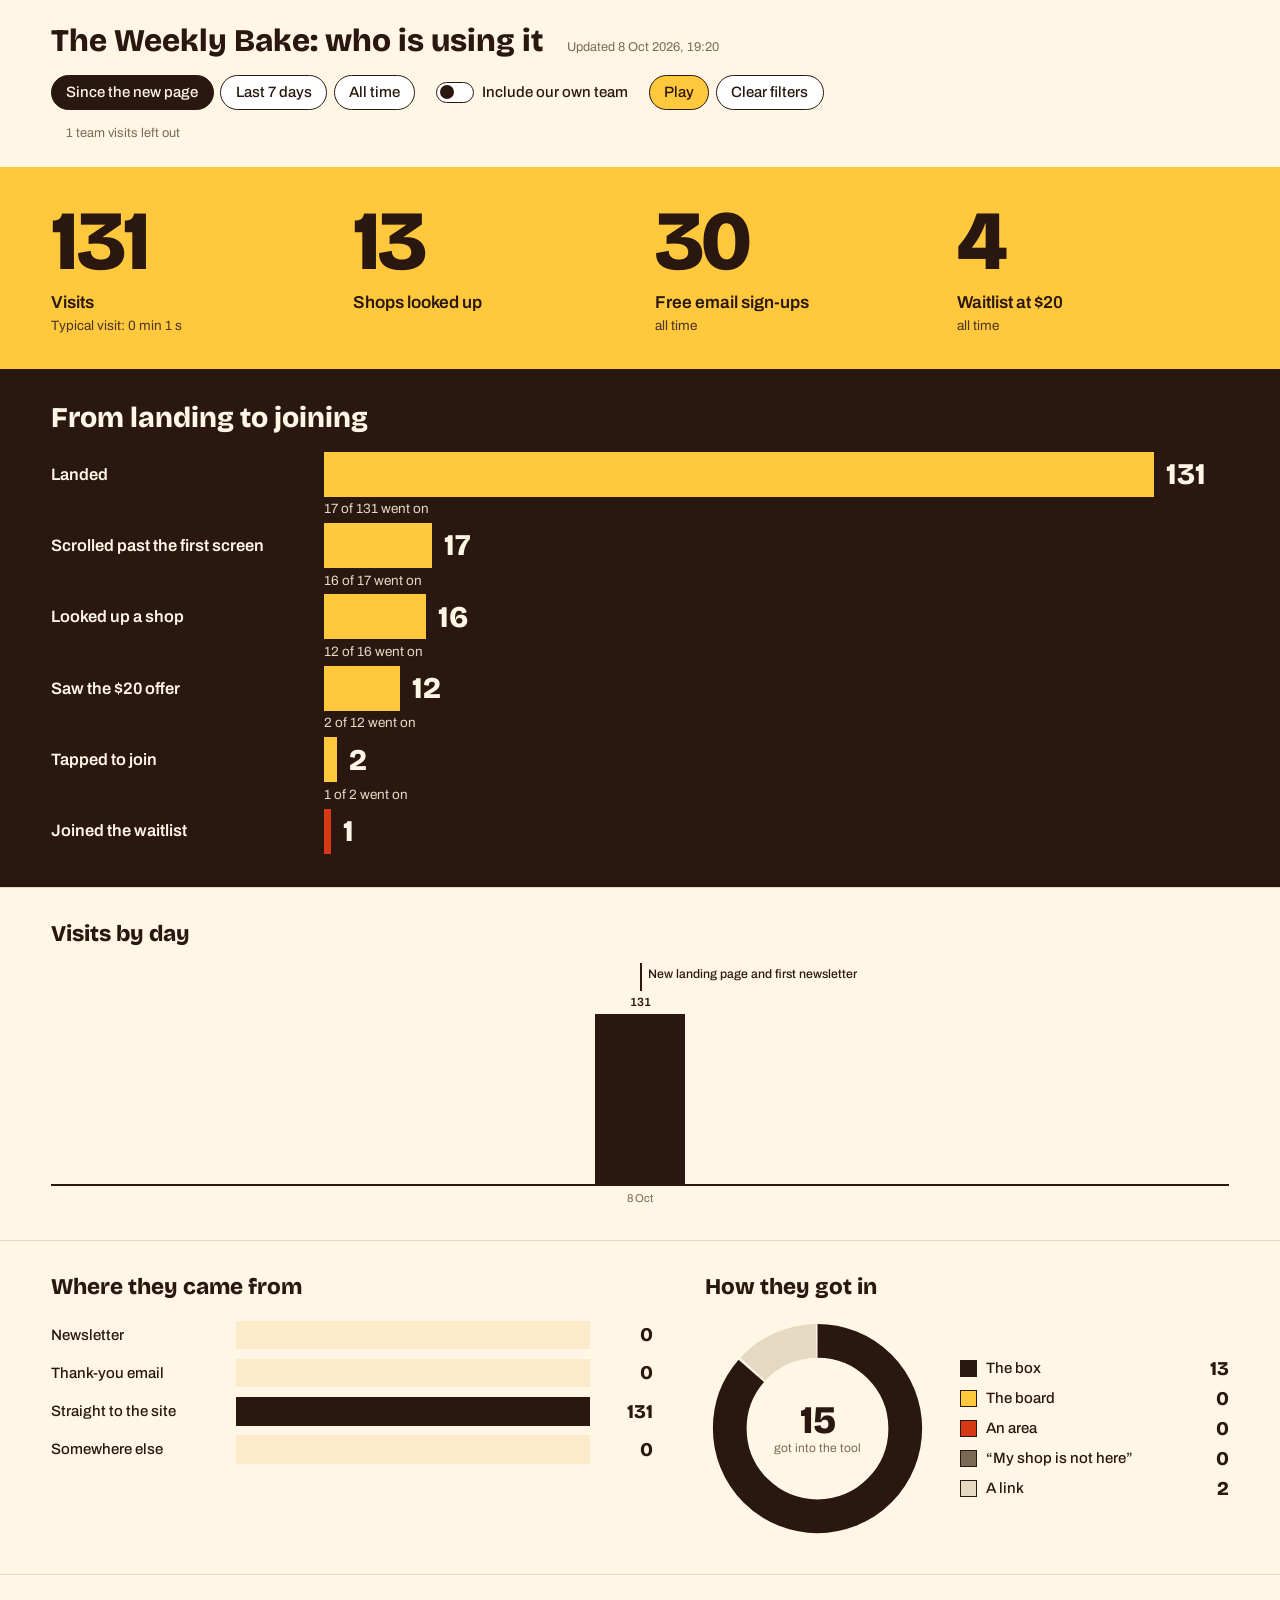
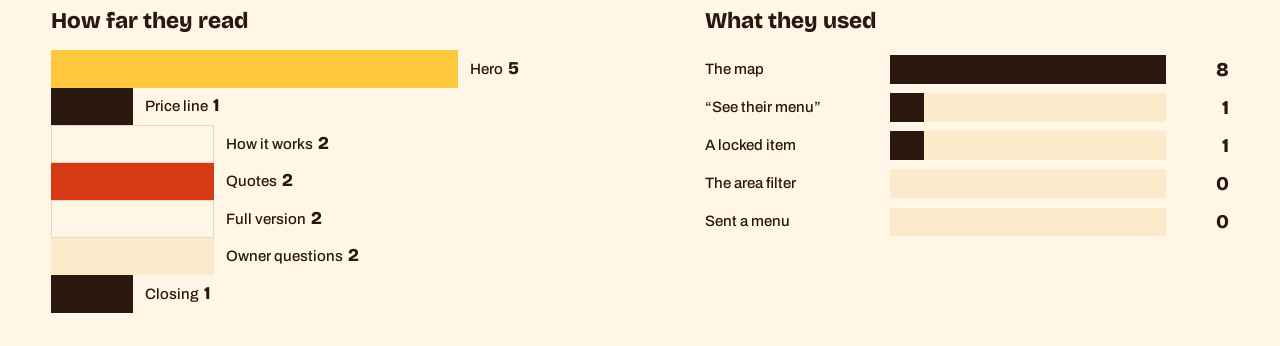
<file: dashboard/index.html>
<!doctype html>
<html lang="en">
<head>
<meta charset="utf-8">
<meta name="viewport" content="width=device-width, initial-scale=1">
<title>The Weekly Bake: who is using it</title>
<script>
// Fonts are a nicety. Only ask for them when there is a network, so the page
// stays quiet and complete when opened offline.
if (navigator.onLine) {
  var fl = document.createElement("link");
  fl.rel = "stylesheet";
  fl.href = "https://fonts.googleapis.com/css2?family=Archivo:wght@400;500;600&family=Bricolage+Grotesque:opsz,wght@12..96,700;12..96,800&display=swap";
  document.head.appendChild(fl);
}
</script>
<style>
:root{
  --butter:#FFC83D;--cream:#FFF6E5;--paper:#FFFFFF;--espresso:#2A1810;--body:#4A3524;
  --muted:#7A6A55;--rule:#E6D9C2;--tint:#FBEBCB;--tomato:#D63A14;
  --display:"Bricolage Grotesque","Avenir Next","Segoe UI Variable Display","Segoe UI","Helvetica Neue",Arial,sans-serif;
  --text:Archivo,"Helvetica Neue","Segoe UI",Roboto,Arial,sans-serif;
  --dur:400ms;
}
*{box-sizing:border-box}
html{font-size:clamp(15px,1.15vw,22px)}
body{margin:0;background:var(--cream);color:var(--body);font:400 1rem/1.4 var(--text)}
h1,h2,p{margin:0}
button{font:inherit;color:inherit;background:none;border:0;padding:0;cursor:pointer;text-align:left}
:focus-visible{outline:3px solid var(--tomato);outline-offset:2px}
.band{padding:2.2rem clamp(24px,4vw,88px)}
.band + .band.cream{border-top:1px solid var(--rule)}
h1{font:800 2.1rem/1.1 var(--display);color:var(--espresso)}
h2{font:800 1.5rem/1.15 var(--display);color:var(--espresso);margin-bottom:1.1rem}
.small{font-size:.85rem;color:var(--muted)}
.num{font-variant-numeric:tabular-nums}

/* header */
header.band{padding-top:1.6rem;padding-bottom:1.4rem}
.top{display:flex;align-items:baseline;gap:1rem 1.5rem;flex-wrap:wrap}
#sampleTag{color:var(--tomato);font-weight:600}
.controls{display:flex;align-items:center;gap:.6rem 1.4rem;flex-wrap:wrap;margin-top:1.1rem}
.group{display:flex;align-items:center;gap:.45rem;flex-wrap:wrap}
.chip,.btn{border:1.5px solid var(--espresso);border-radius:99px;padding:.38rem .95rem;font-weight:500;color:var(--espresso);background:var(--paper)}
.chip[aria-pressed="true"]{background:var(--espresso);color:var(--cream)}
.btn.go{background:var(--butter)}
.switch{display:flex;align-items:center;gap:.55rem;font-weight:500;color:var(--espresso)}
.switch i{width:2.5rem;height:1.4rem;border-radius:99px;border:1.5px solid var(--espresso);background:var(--paper);position:relative;flex:none}
.switch i::after{content:"";position:absolute;top:.14rem;left:.16rem;width:.94rem;height:.94rem;border-radius:50%;background:var(--espresso);transition:transform var(--dur)}
.switch[aria-checked="true"] i{background:var(--butter)}
.switch[aria-checked="true"] i::after{transform:translateX(1.05rem)}
.active{display:flex;align-items:center;gap:.45rem 1rem;flex-wrap:wrap;margin-top:.8rem;min-height:1.6rem}
.fchip{border-radius:99px;padding:.22rem .8rem;background:var(--tint);border:1.5px solid var(--rule);color:var(--espresso);font-weight:500;font-size:.9rem}

/* 1 big numbers */
.butter{background:var(--butter);color:var(--espresso)}
.bigs{display:grid;grid-template-columns:repeat(4,1fr);gap:2rem}
.big .n{font:800 5.6rem/1 var(--display);letter-spacing:-.02em}
.big .l{font-weight:600;font-size:1.15rem;margin-top:.5rem}
.big .s{font-size:.9rem;color:var(--body);margin-top:.15rem}

/* 2 funnel */
.espresso{background:var(--espresso);color:var(--cream)}
.espresso h2{color:var(--cream);font-size:1.9rem}
.frow{display:grid;grid-template-columns:17rem 1fr;align-items:center;gap:1.2rem}
.frow .fl{font-weight:600;font-size:1.1rem}
.ft{display:flex;align-items:center;gap:.8rem}
.fb{height:3rem;background:var(--butter);width:0;min-width:3px;transition:width var(--dur) ease}
.frow:last-of-type .fb{background:var(--tomato)}
.ft .num{font:800 2rem/1 var(--display)}
.went{margin:.25rem 0 .25rem 18.2rem;font-size:.9rem;color:var(--rule)}
#funnelNote{margin-top:1rem;color:var(--rule)}

/* 3 visits by day */
.tl{position:relative}
.flags{position:relative}
.flag{position:absolute;bottom:0;border-left:2px solid var(--espresso);padding-left:.4rem;font-size:.82rem;font-weight:500;color:var(--espresso);white-space:nowrap;transition:opacity var(--dur)}
.flag span{background:var(--cream);position:relative;z-index:1;padding-right:.3rem;display:inline-block;line-height:1.5rem;vertical-align:top}
.flag.r{border-left:0;border-right:2px solid var(--espresso);padding:0 .4rem 0 0}
.flag.r span{padding:0 0 0 .3rem}
.flag.wait{opacity:.15}
.flag.pop span{animation:pop .5s ease}
@keyframes pop{40%{transform:scale(1.22);color:var(--tomato)}}
.cols{display:flex;height:13rem;border-bottom:2px solid var(--espresso)}
.col{flex:1 1 0;min-width:0;display:flex;flex-direction:column;justify-content:flex-end;align-items:center}
.col .cnt{font-size:.8rem;font-weight:600;color:var(--espresso);line-height:1.5rem}
.col .bar{width:68%;max-width:6rem;height:0;background:var(--espresso);transition:height var(--dur) ease}
.col:hover .bar,.col.on .bar{background:var(--tomato)}
.axis{display:flex}
.axis span{flex:1 1 0;min-width:0;text-align:center;font-size:.75rem;color:var(--muted);padding-top:.3rem;white-space:nowrap}

/* shared bar rows */
.two{display:grid;grid-template-columns:1.15fr 1fr;gap:3.5rem}
.row{display:grid;grid-template-columns:11.5rem 1fr 3.4rem;align-items:center;gap:.8rem;width:100%;padding:.32rem 0;transition:opacity var(--dur)}
.row[hidden]{display:none}
.row .rl{font-weight:500;color:var(--espresso)}
.row .rt{background:var(--tint);height:1.9rem;display:block}
.row .rb{display:block;height:100%;width:0;background:var(--espresso);transition:width var(--dur) ease}
button.row:hover .rb,.row.on .rb{background:var(--tomato)}
.row .num{font:800 1.3rem/1 var(--display);color:var(--espresso);text-align:right}
.dim{opacity:.35}

/* 5 ring */
.ringwrap{display:grid;grid-template-columns:minmax(11rem,15rem) 1fr;gap:2rem;align-items:center}
.ring{position:relative}
.ring svg{display:block;width:100%;height:auto;transform:rotate(-90deg)}
.ring circle{fill:none;stroke-width:30;pointer-events:stroke;cursor:pointer;transition:stroke-dasharray var(--dur) ease,stroke-dashoffset var(--dur) ease,opacity var(--dur)}
.mid{position:absolute;inset:0;display:flex;flex-direction:column;align-items:center;justify-content:center;pointer-events:none;text-align:center}
.mid b{font:800 2.6rem/1 var(--display);color:var(--espresso)}
.mid span{font-size:.8rem;color:var(--muted);max-width:7rem}
.leg{display:grid;grid-template-columns:1.1rem 1fr auto;gap:.6rem;align-items:center;width:100%;padding:.3rem 0;transition:opacity var(--dur)}
.leg i{width:1.1rem;height:1.1rem;border:1.5px solid var(--espresso)}
.leg .rl{font-weight:500;color:var(--espresso)}
.leg .num{font:800 1.3rem/1 var(--display);color:var(--espresso)}

/* 6 page miniature */
.mrow{display:flex;align-items:center}
.mb{height:2.5rem;width:calc((100% - 13rem) * var(--s,0));flex:none;transition:width var(--dur) ease}
.mrow .ml{margin-left:.8rem;font-weight:500;color:var(--espresso);white-space:nowrap}
.mrow .ml b{font:800 1.2rem/1 var(--display);margin-left:.35rem}
.m-hero{background:var(--butter)}.m-price_line,.m-closing{background:var(--espresso)}
.m-how,.m-full_version{background:var(--cream);border:1.5px solid var(--rule)}
.m-quotes{background:var(--tomato)}.m-questions{background:var(--tint)}

#empty,#msg{padding:4rem clamp(24px,4vw,88px)}
#empty p,#msg p{font:800 2rem/1.2 var(--display);color:var(--espresso);margin-bottom:1.2rem}
#msg code{font-family:ui-monospace,Menlo,Consolas,monospace;font-size:.8em;font-weight:600}
#tip{position:fixed;z-index:9;max-width:22rem;background:var(--espresso);color:var(--cream);padding:.55rem .8rem;font-size:.9rem;line-height:1.35;pointer-events:none}
[hidden]{display:none!important}

@media (max-width:1250px){.frow{grid-template-columns:13rem 1fr}.went{margin-left:14.2rem}.two{gap:2.2rem}.row{grid-template-columns:9.5rem 1fr 3rem}}
@media (prefers-reduced-motion:reduce){*,*::before,*::after{transition:none!important;animation:none!important}}
</style>
</head>
<body>
<header class="band cream">
  <div class="top">
    <h1>The Weekly Bake: who is using it</h1>
    <span class="small" id="updated"></span>
    <span id="sampleTag" hidden>Sample data</span>
  </div>
  <div class="controls" id="controls" hidden>
    <div class="group" role="group" aria-label="Period">
      <button class="chip" data-period="new" aria-pressed="true">Since the new page</button>
      <button class="chip" data-period="7" aria-pressed="false">Last 7 days</button>
      <button class="chip" data-period="all" aria-pressed="false">All time</button>
    </div>
    <button class="switch" id="team" role="switch" aria-checked="false"><i></i>Include our own team</button>
    <div class="group">
      <button class="btn go" id="play">Play</button>
      <button class="btn" id="clear">Clear filters</button>
    </div>
  </div>
  <div class="active" id="active" hidden>
    <span id="chips" class="group"></span>
    <span class="small" id="teamLine"></span>
  </div>
</header>

<div id="msg" hidden><p>Run the export first: <code>python3 export_dashboard_data.py</code></p></div>
<div id="empty" hidden><p>No visits match these filters.</p><button class="btn" id="clear2">Clear filters</button></div>

<main id="figs" hidden>
  <section class="band butter" id="f1">
    <div class="bigs">
      <div class="big"><div class="n num" id="n-visits">0</div><div class="l">Visits</div><div class="s" id="typical"></div></div>
      <div class="big"><div class="n num" id="n-looked">0</div><div class="l">Shops looked up</div></div>
      <div class="big"><div class="n num" id="n-free">0</div><div class="l">Free email sign-ups</div><div class="s">all time</div></div>
      <div class="big"><div class="n num" id="n-wait">0</div><div class="l">Waitlist at $20</div><div class="s">all time</div></div>
    </div>
  </section>

  <section class="band espresso" id="f2">
    <h2>From landing to joining</h2>
    <div id="funnel" role="img"></div>
    <p class="small" id="funnelNote" hidden>Steps after 'Looked up a shop' are counted from 8 Oct.</p>
  </section>

  <section class="band cream" id="f3">
    <h2>Visits by day</h2>
    <div class="tl" id="tl" role="group"></div>
  </section>

  <section class="band cream two">
    <div id="f4"><h2>Where they came from</h2><div id="sources" role="group"></div></div>
    <div id="f5"><h2>How they got in</h2>
      <div class="ringwrap" id="ring">
        <div class="ring"><svg viewBox="0 0 200 200" role="img" id="ringSvg"></svg>
          <div class="mid"><b class="num" id="ringN">0</b><span id="ringL"></span></div></div>
        <div id="legend" role="group" aria-label="Ways in"></div>
      </div>
    </div>
  </section>

  <section class="band cream two">
    <div id="f6"><h2>How far they read</h2><div id="mini" role="img"></div></div>
    <div id="f7"><h2>What they used</h2><div id="used" role="img"></div></div>
  </section>
</main>
<div id="tip" role="status" hidden></div>

<script>
(function () {
"use strict";
var NEW_PAGE = "2026-10-08";
var SAMPLE = new URLSearchParams(location.search).get("sample") === "1";
var MONTHS = ["Jan","Feb","Mar","Apr","May","Jun","Jul","Aug","Sep","Oct","Nov","Dec"];
var STEPS = [
  ["landed", "Landed", "landing on the page"],
  ["scrolled", "Scrolled past the first screen", "scrolling past the first screen"],
  ["looked_up", "Looked up a shop", "looking up a shop"],
  ["saw_offer", "Saw the $20 offer", "seeing the $20 offer"],
  ["tapped_join", "Tapped to join", "tapping to join"],
  ["joined", "Joined the waitlist", "joining the waitlist"]
];
var SOURCES = [
  ["newsletter", "Newsletter", "came from the newsletter"],
  ["thanks", "Thank-you email", "came from the thank-you email"],
  ["direct", "Straight to the site", "came straight to the site"],
  ["other", "Somewhere else", "came from somewhere else"],
  ["team", "Our own team", "were our own team"]
];
var ENTRIES = [
  ["box", "The box", "used the box", "var(--espresso)"],
  ["board", "The board", "picked a shop from the board", "var(--butter)"],
  ["area", "An area", "picked an area", "var(--tomato)"],
  ["not_listed", "“My shop is not here”", "said their shop is not here", "var(--muted)"],
  ["link", "A link", "opened the tool from a link", "var(--rule)"]
];
var SECTIONS = [
  ["hero", "Hero"], ["price_line", "Price line"], ["how", "How it works"], ["quotes", "Quotes"],
  ["full_version", "Full version"], ["questions", "Owner questions"], ["closing", "Closing"]
];
var USED = [
  ["map", "The map", "opened the map"],
  ["menu_link", "“See their menu”", "tapped “See their menu”"],
  ["locked_item", "A locked item", "tapped a locked item"],
  ["area_filter", "The area filter", "used the area filter"],
  ["menu_sent", "Sent a menu", "sent a menu"]
];
var RING_C = 2 * Math.PI * 78;

var D, END, FIRST, timer = null, intro = true, tlKey = null;
var S = { period: "new", team: false, f: { source: null, entry: null, day: null }, play: null };
var $ = function (id) { return document.getElementById(id); };

function el(tag, cls, text) {
  var e = document.createElement(tag);
  if (cls) e.className = cls;
  if (text != null) e.textContent = text;
  return e;
}
function reduced() { return matchMedia("(prefers-reduced-motion: reduce)").matches; }
function addDays(day, n) {
  var p = day.split("-");
  return new Date(Date.UTC(+p[0], +p[1] - 1, +p[2] + n)).toISOString().slice(0, 10);
}
function fmtDay(day) { var p = day.split("-"); return +p[2] + " " + MONTHS[+p[1] - 1]; }
function visitsWord(n) { return n + (n === 1 ? " visit" : " visits"); }
// a share in words: counts always, a percentage only when the base can carry one
function share(n, base) { return base >= 30 ? " (" + Math.round(100 * n / base) + "%)" : ""; }
function typical(list) {
  var s = list.map(function (v) { return v.seconds; }).filter(function (x) { return x != null; })
    .sort(function (a, b) { return a - b; });
  if (!s.length) return "Typical visit: not timed yet";
  var m = s.length % 2 ? s[(s.length - 1) / 2] : Math.round((s[s.length / 2 - 1] + s[s.length / 2]) / 2);
  return "Typical visit: " + Math.floor(m / 60) + " min " + (m % 60) + " s";
}

// numbers count to their new value; under reduced motion they just change
function num(e, to) {
  var from = e._cur == null ? 0 : e._cur;
  cancelAnimationFrame(e._raf);
  e.dataset.v = to;
  if (reduced() || from === to) { e._cur = to; e.textContent = to; return; }
  var t0 = performance.now(), dur = intro ? 900 : parseFloat(getComputedStyle(document.body).getPropertyValue("--dur")) || 400;
  (function step(t) {
    var k = Math.min(1, Math.max(0, (t - t0) / dur));
    e._cur = Math.round(from + (to - from) * (1 - Math.pow(1 - k, 3)));
    e.textContent = e._cur;
    if (k < 1) e._raf = requestAnimationFrame(step);
  })(t0);
}
// bars grow in one after another on load, then simply move
function size(e, prop, value, i) {
  e.style.transitionDelay = intro ? (i * 60) + "ms" : "0ms";
  if (prop === "--s") e.style.setProperty(prop, value); else e.style[prop] = value;
}

// ---------- which visits ----------
function periodDays() {
  var start = S.period === "new" ? NEW_PAGE : S.period === "7" ? addDays(END, -6) : FIRST, out = [];
  for (var d = start; d <= END; d = addDays(d, 1)) out.push(d);
  return out;
}
function pick(base, except) {
  var f = S.f;
  return base.filter(function (v) {
    return (except === "source" || !f.source || v.source === f.source) &&
           (except === "entry" || !f.entry || v.entry === f.entry) &&
           (except === "day" || !f.day || v.day === f.day);
  });
}
// a visit counts at every step up to the furthest one it reached, so the
// funnel can only narrow
function funnel(list) {
  var c = [0, 0, 0, 0, 0, 0];
  list.forEach(function (v) {
    var m = 0;
    for (var k = 1; k < 6; k++) if (v[STEPS[k][0]]) m = k;
    for (k = 0; k <= m; k++) c[k]++;
  });
  return c;
}

// ---------- building the page once ----------
function build() {
  var fn = $("funnel");
  STEPS.forEach(function (s, i) {
    if (i) fn.appendChild(el("div", "went"));
    var r = el("div", "frow"); r.dataset.step = s[0]; r.tabIndex = 0;
    r.appendChild(el("div", "fl", s[1]));
    var t = el("div", "ft"); t.appendChild(el("div", "fb")); t.appendChild(el("div", "num", "0"));
    r.appendChild(t); fn.appendChild(r);
  });
  function rows(host, defs, attr, clickable) {
    defs.forEach(function (d) {
      var r = el(clickable ? "button" : "div", "row"); r.dataset[attr] = d[0];
      if (!clickable) r.tabIndex = 0;
      r.appendChild(el("span", "rl", d[1]));
      var t = el("span", "rt"); t.appendChild(el("span", "rb")); r.appendChild(t);
      r.appendChild(el("span", "num", "0"));
      if (clickable) r.addEventListener("click", function () { toggle(attr, d[0]); });
      host.appendChild(r);
    });
  }
  rows($("sources"), SOURCES, "source", true);
  rows($("used"), USED, "used", false);
  ENTRIES.forEach(function (d) {
    var c = document.createElementNS("http://www.w3.org/2000/svg", "circle");
    c.setAttribute("cx", 100); c.setAttribute("cy", 100); c.setAttribute("r", 78);
    c.setAttribute("stroke", d[3]); c.dataset.entry = d[0];
    c.style.strokeDasharray = "0 " + RING_C;
    c.addEventListener("click", function () { toggle("entry", d[0]); });
    $("ringSvg").appendChild(c);
    var b = el("button", "leg"); b.dataset.entry = d[0];
    var sw = el("i"); sw.style.background = d[3]; b.appendChild(sw);
    b.appendChild(el("span", "rl", d[1])); b.appendChild(el("span", "num", "0"));
    b.addEventListener("click", function () { toggle("entry", d[0]); });
    $("legend").appendChild(b);
  });
  SECTIONS.forEach(function (d) {
    var r = el("div", "mrow"); r.dataset.section = d[0]; r.tabIndex = 0;
    r.appendChild(el("span", "mb m-" + d[0]));
    var l = el("span", "ml", d[1]); l.appendChild(el("b", "num", "0")); r.appendChild(l);
    $("mini").appendChild(r);
  });
}

function buildTimeline(days) {
  var tl = $("tl"), n = days.length;
  tl.textContent = "";
  var marks = D.markers.filter(function (m) { return days.indexOf(m.date) >= 0; });
  var left = marks.filter(function (m) { return (days.indexOf(m.date) + .5) / n <= .5; });
  var right = marks.filter(function (m) { return left.indexOf(m) < 0; }).reverse();
  var flags = el("div", "flags"); flags.style.height = (marks.length * 1.6 + .3) + "rem";
  left.concat(right).forEach(function (m, level) {
    var x = (days.indexOf(m.date) + .5) / n * 100, isLeft = left.indexOf(m) >= 0;
    var f = el("div", "flag" + (isLeft ? "" : " r")); f.dataset.day = m.date;
    f.style.top = (level * 1.6) + "rem";
    if (isLeft) f.style.left = x + "%"; else f.style.right = (100 - x) + "%";
    f.appendChild(el("span", "", m.label));
    flags.appendChild(f);
  });
  var cols = el("div", "cols"), axis = el("div", "axis"), every = Math.ceil(n / 20);
  days.forEach(function (d, i) {
    var c = el("button", "col"); c.dataset.day = d;
    c.appendChild(el("span", "cnt")); c.appendChild(el("span", "bar"));
    c.addEventListener("click", function () { toggle("day", d); });
    cols.appendChild(c);
    axis.appendChild(el("span", "", i % every === 0 ? fmtDay(d) : ""));
  });
  tl.appendChild(flags); tl.appendChild(cols); tl.appendChild(axis);
}

// ---------- drawing ----------
function render() {
  var days = periodDays(), first = days[0], f = S.f;
  var inPeriod = D.visits.filter(function (v) { return v.day >= first && v.day <= END; });
  var base = inPeriod.filter(function (v) { return S.team || !v.team; });
  var all = pick(base, null);
  var playing = S.play != null, cut = playing ? (days[S.play] || "") : null;
  var shown = playing ? all.filter(function (v) { return v.day <= cut; }) : all;

  // header
  document.querySelectorAll("[data-period]").forEach(function (b) {
    b.setAttribute("aria-pressed", String(b.dataset.period === S.period));
  });
  $("team").setAttribute("aria-checked", String(S.team));
  var left = inPeriod.length - base.length;
  $("teamLine").textContent = S.team ? "" : left + " team visits left out";
  var chips = $("chips"); chips.textContent = "";
  [["source", SOURCES], ["entry", ENTRIES], ["day", null]].forEach(function (dim) {
    var val = f[dim[0]];
    if (!val) return;
    var name = dim[1] ? dim[1].filter(function (d) { return d[0] === val; })[0][1] : fmtDay(val);
    var b = el("button", "fchip", name + " ×");
    b.dataset.filter = dim[0];
    b.setAttribute("aria-label", "Remove filter: " + name);
    b.addEventListener("click", function () { toggle(dim[0], val); });
    chips.appendChild(b);
  });

  var empty = !playing && all.length === 0;
  $("empty").hidden = !empty;
  $("figs").hidden = empty;
  if (empty) return;

  if (tlKey !== days.join()) {
    tlKey = days.join();
    buildTimeline(days);
    void document.body.offsetWidth;      // settle at zero so the new bars grow in
  }

  // 1 big numbers
  num($("n-visits"), shown.length);
  num($("n-looked"), shown.filter(function (v) { return v.looked_up; }).length);
  num($("n-free"), D.totals.free_signups);
  num($("n-wait"), D.totals.waitlist_signups);
  $("typical").textContent = typical(shown);

  // 2 funnel
  var fc = funnel(shown), went = document.querySelectorAll("#funnel .went");
  document.querySelectorAll("#funnel .frow").forEach(function (r, i) {
    size(r.querySelector(".fb"), "width", "calc((100% - 5rem) * " + (fc[0] ? fc[i] / fc[0] : 0) + ")", i);
    num(r.querySelector(".num"), fc[i]);
    r.dataset.tip = i === 0 ? visitsWord(fc[0]) + " landed on the page." :
      fc[i] + " of " + visitsWord(fc[0]) + " got as far as " + STEPS[i][2] + share(fc[i], fc[0]) + ".";
    if (i) went[i - 1].textContent = fc[i] + " of " + fc[i - 1] + " went on";
  });
  $("funnel").setAttribute("aria-label", "Funnel. " + STEPS.map(function (s, i) { return s[1] + ": " + fc[i]; }).join(", ") + ".");
  $("funnelNote").hidden = !(first < NEW_PAGE);

  // 3 visits by day
  var byDay = {}, soFar = {}, max = 1, total = 0, busiest = first;
  pick(base, "day").forEach(function (v) { byDay[v.day] = (byDay[v.day] || 0) + 1; });
  days.forEach(function (d) { max = Math.max(max, byDay[d] || 0); if ((byDay[d] || 0) > (byDay[busiest] || 0)) busiest = d; });
  document.querySelectorAll("#tl .col").forEach(function (c, i) {
    var d = c.dataset.day, n = playing && d > cut ? 0 : (byDay[d] || 0);
    total += n; soFar[d] = n;
    size(c.querySelector(".bar"), "height", "calc((100% - 1.5rem) * " + (n / max) + ")", i);
    c.querySelector(".cnt").textContent = days.length <= 31 && n ? n : "";
    c.dataset.count = n;
    c.dataset.tip = visitsWord(n) + " on " + fmtDay(d) + ".";
    c.setAttribute("aria-label", fmtDay(d) + ": " + visitsWord(n));
    c.setAttribute("aria-pressed", String(f.day === d));
    c.classList.toggle("on", f.day === d);
    c.classList.toggle("dim", !!f.day && f.day !== d);
  });
  document.querySelectorAll("#tl .flag").forEach(function (fl) {
    fl.classList.toggle("wait", playing && fl.dataset.day > cut);
    if (playing && fl.dataset.day === cut) {
      fl.classList.remove("pop"); void fl.offsetWidth; fl.classList.add("pop");
    }
  });
  $("tl").setAttribute("aria-label", "Visits by day. " + visitsWord(total) + " over " + days.length +
    (days.length === 1 ? " day" : " days") + ", " + fmtDay(first) + " to " + fmtDay(END) +
    ". Busiest day: " + fmtDay(busiest) + " with " + (byDay[busiest] || 0) + ".");

  // 4 where they came from
  barRows("#sources .row", "source", SOURCES, pick(base, "source"), function (v, k) { return v.source === k; },
    "Where they came from", f.source);
  document.querySelector('#sources [data-source="team"]').hidden = !S.team;

  // 5 how they got in
  var ringBase = pick(base, "entry").filter(function (v) { return v.entry !== "none"; }), at = 0, parts = [];
  ENTRIES.forEach(function (d, i) {
    var n = ringBase.filter(function (v) { return v.entry === d[0]; }).length;
    var arc = ringBase.length ? n / ringBase.length * RING_C : 0, gap = arc > 6 ? 2 : 0;
    var c = document.querySelector('#ringSvg [data-entry="' + d[0] + '"]');
    var b = document.querySelector('#legend [data-entry="' + d[0] + '"]');
    c.style.transitionDelay = intro ? (i * 60) + "ms" : "0ms";
    c.style.strokeDasharray = Math.max(0, arc - gap) + " " + RING_C;
    c.style.strokeDashoffset = -at;
    at += arc;
    num(b.querySelector(".num"), n);
    var tip = n + " of " + visitsWord(ringBase.length) + " that got into the tool " + d[2] + share(n, ringBase.length) + ".";
    [c, b].forEach(function (e) {
      e.dataset.count = n; e.dataset.tip = tip;
      e.classList.toggle("dim", !!f.entry && f.entry !== d[0]);
    });
    b.setAttribute("aria-pressed", String(f.entry === d[0]));
    parts.push(d[1] + ": " + n);
  });
  $("ring").dataset.total = ringBase.length;
  $("ringSvg").setAttribute("aria-label", "How they got in. " + visitsWord(ringBase.length) + " got into the tool. " + parts.join(", ") + ".");
  ringMid(null);

  // 6 how far they read
  var landing = all.filter(function (v) { return v.sections.length; }), secParts = [];
  SECTIONS.forEach(function (d, i) {
    var n = landing.filter(function (v) { return v.sections.indexOf(d[0]) >= 0; }).length;
    var r = document.querySelector('#mini [data-section="' + d[0] + '"]');
    size(r.querySelector(".mb"), "--s", landing.length ? n / landing.length : 0, i);
    num(r.querySelector(".num"), n);
    r.dataset.count = n; r.dataset.base = landing.length;
    r.dataset.tip = n + " of " + visitsWord(landing.length) + " to the landing page saw “" + d[1].toLowerCase() + "”" + share(n, landing.length) + ".";
    secParts.push(d[1] + ": " + n);
  });
  $("mini").setAttribute("aria-label", "How far they read, out of " + visitsWord(landing.length) + " to the landing page. " + secParts.join(", ") + ".");

  // 7 what they used
  barRows("#used .row", "used", USED, all, function (v, k) { return v.used[k]; }, "What they used", null);

  if (intro) setTimeout(function () { intro = false; }, 0);
}

function barRows(sel, attr, defs, list, test, title, chosen) {
  var counts = defs.map(function (d) { return list.filter(function (v) { return test(v, d[0]); }).length; });
  var max = Math.max.apply(null, counts.concat(1));
  document.querySelectorAll(sel).forEach(function (r, i) {
    size(r.querySelector(".rb"), "width", (counts[i] / max * 100) + "%", i);
    num(r.querySelector(".num"), counts[i]);
    r.dataset.count = counts[i];
    r.dataset.tip = counts[i] + " of " + visitsWord(list.length) + " " + defs[i][2] + share(counts[i], list.length) + ".";
    if (r.tagName === "BUTTON") r.setAttribute("aria-pressed", String(chosen === defs[i][0]));
    r.classList.toggle("on", chosen === defs[i][0]);
    r.classList.toggle("dim", !!chosen && chosen !== defs[i][0]);
  });
  r_label(sel, title + ", out of " + visitsWord(list.length) + ". " +
    defs.map(function (d, i) { return d[1] + ": " + counts[i]; }).join(", ") + ".");
}
function r_label(sel, text) { document.querySelector(sel).parentNode.setAttribute("aria-label", text); }

function ringMid(key) {
  var d = key && ENTRIES.filter(function (e) { return e[0] === key; })[0];
  if (d) {
    var n = +document.querySelector('#legend [data-entry="' + key + '"]').dataset.count;
    cancelAnimationFrame($("ringN")._raf);
    $("ringN").textContent = n; $("ringN")._cur = n;
    $("ringL").textContent = d[1].toLowerCase();
  } else {
    num($("ringN"), +$("ring").dataset.total);
    $("ringL").textContent = "got into the tool";
  }
}

// ---------- controls ----------
function toggle(dim, val) {
  if (dim === "used") return;
  stop(true);
  S.f[dim] = S.f[dim] === val ? null : val;
  render();
}
function clearAll() { stop(true); S.f = { source: null, entry: null, day: null }; render(); }
function stop(quiet) {
  if (S.play == null) return;
  clearInterval(timer);
  S.play = null;
  $("play").textContent = "Play";
  document.body.style.removeProperty("--dur");
  if (!quiet) render();
}
function play() {
  if (S.play != null) { stop(); return; }
  var days = periodDays();
  if (!days.length) return;
  var ms = Math.max(300, Math.min(1500, 10000 / days.length));
  document.body.style.setProperty("--dur", Math.min(400, ms - 60) + "ms");
  $("play").textContent = "Stop";
  S.play = -1;
  render();
  timer = setInterval(function () {
    S.play++;
    if (S.play >= days.length) stop(); else render();
  }, ms);
}

function wire() {
  document.querySelectorAll("[data-period]").forEach(function (b) {
    b.addEventListener("click", function () {
      stop(true); S.period = b.dataset.period;
      if (S.f.day && periodDays().indexOf(S.f.day) < 0) S.f.day = null;
      render();
    });
  });
  $("team").addEventListener("click", function () {
    stop(true); S.team = !S.team;
    if (!S.team && S.f.source === "team") S.f.source = null;
    render();
  });
  $("play").addEventListener("click", play);
  $("clear").addEventListener("click", clearAll);
  $("clear2").addEventListener("click", clearAll);

  var tip = $("tip");
  function show(e) {
    var t = e.target.closest && e.target.closest("[data-tip]");
    if (!t) { tip.hidden = true; return; }
    tip.textContent = t.dataset.tip;
    tip.hidden = false;
    var r = t.getBoundingClientRect(), w = tip.offsetWidth, h = tip.offsetHeight;
    var x = e.clientX != null && e.type !== "focusin" ? e.clientX + 14 : r.left + 12;
    var y = e.clientY != null && e.type !== "focusin" ? e.clientY + 16 : r.bottom + 6;
    tip.style.left = Math.max(8, Math.min(x, innerWidth - w - 8)) + "px";
    tip.style.top = (y + h > innerHeight - 8 ? Math.max(8, y - h - 28) : y) + "px";
  }
  ["mouseover", "mousemove", "focusin", "click"].forEach(function (ev) { document.addEventListener(ev, show); });
  document.addEventListener("focusout", function () { tip.hidden = true; });
  $("ring").addEventListener("mouseover", function (e) {
    var t = e.target.closest("[data-entry]");
    ringMid(t ? t.dataset.entry : null);
  });
  $("ring").addEventListener("mouseleave", function () { ringMid(null); });
}

function boot() {
  D = SAMPLE ? window.DASHBOARD_SAMPLE : window.DASHBOARD_DATA;
  if (!D || D.data_version !== 2 || !Array.isArray(D.visits) || !D.totals) {
    $("msg").hidden = false;
    return;
  }
  D.markers = D.markers || [];
  $("sampleTag").hidden = !SAMPLE;
  var g = String(D.generated_at || "").split(" "), today = /^\d{4}-\d\d-\d\d$/.test(g[0]) ? g[0] : NEW_PAGE;
  $("updated").textContent = "Updated " + fmtDay(today) + " " + today.slice(0, 4) + (g[1] ? ", " + g[1] : "");
  END = D.visits.reduce(function (m, v) { return v.day > m ? v.day : m; }, today);
  FIRST = D.visits.reduce(function (m, v) { return v.day < m ? v.day : m; }, END);
  $("controls").hidden = false; $("active").hidden = false;
  build();
  wire();
  void document.body.offsetWidth;
  render();
}

var s = document.createElement("script");
s.src = SAMPLE ? "sample_data.js" : "dashboard_data.js";
s.onload = s.onerror = boot;
document.head.appendChild(s);
})();
</script>
</body>
</html>
</file>
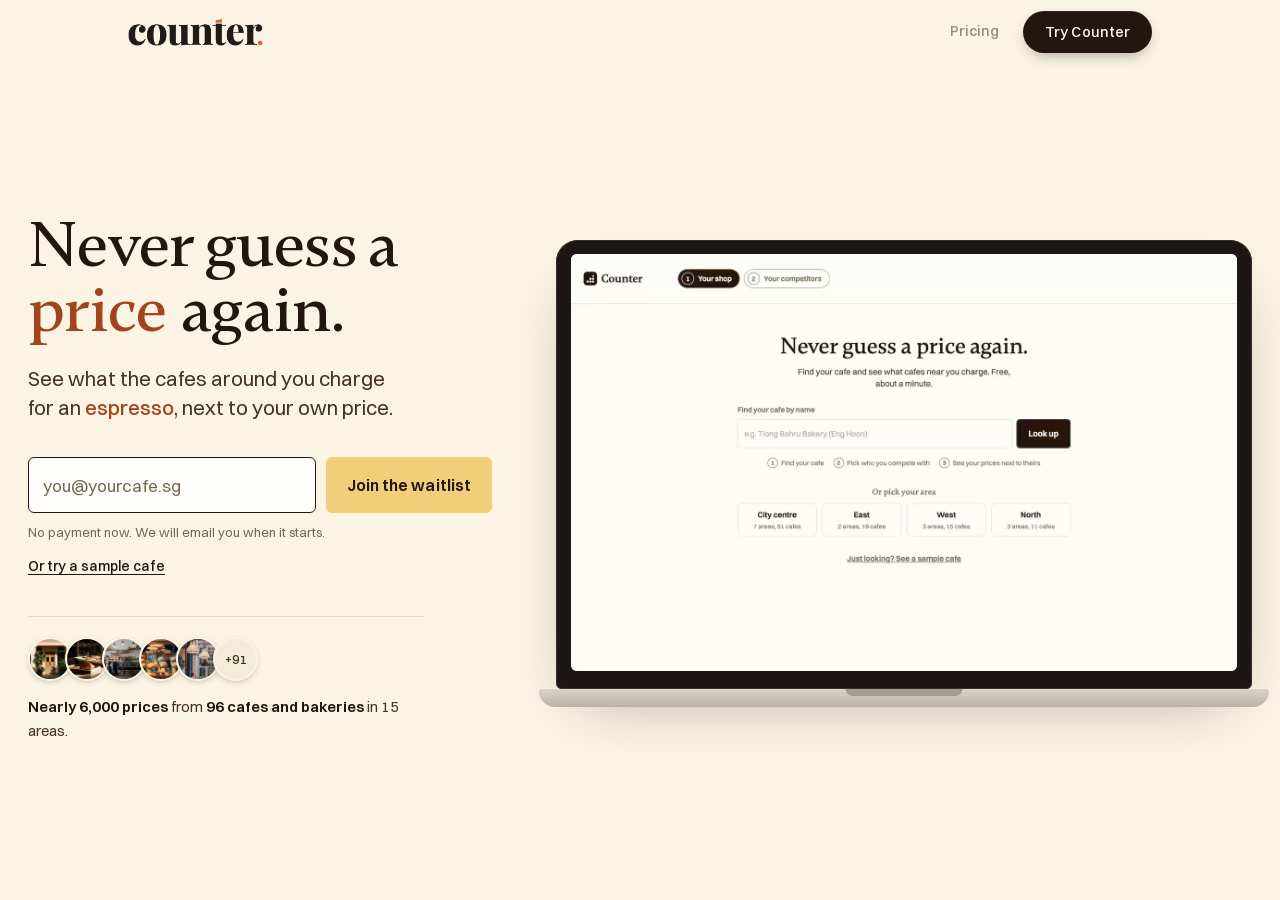
<file: site/index.html>
<!DOCTYPE html>
<html lang="en" class="on-landing">
<head>
<meta charset="utf-8">
<meta name="viewport" content="width=device-width, initial-scale=1">
<title>Counter</title>
<link rel="canonical" href="https://www.countr.site/">
<meta name="description" content="Prices and new menu items at Singapore cafes and bakeries.">
<link rel="icon" href="img/favicon.svg" type="image/svg+xml">
<link rel="preload" href="fonts/gambetta-500.woff2" as="font" type="font/woff2" crossorigin>
<link rel="preload" href="fonts/switzer-400.woff2" as="font" type="font/woff2" crossorigin>
<style>
@font-face{font-family:'Gambetta';src:url(fonts/gambetta-400.woff2) format('woff2');font-weight:400;font-style:normal;font-display:swap}
@font-face{font-family:'Gambetta';src:url(fonts/gambetta-400i.woff2) format('woff2');font-weight:400;font-style:italic;font-display:swap}
@font-face{font-family:'Gambetta';src:url(fonts/gambetta-500.woff2) format('woff2');font-weight:500;font-style:normal;font-display:swap}
@font-face{font-family:'Gambetta';src:url(fonts/gambetta-500i.woff2) format('woff2');font-weight:500;font-style:italic;font-display:swap}
@font-face{font-family:'Gambetta';src:url(fonts/gambetta-600.woff2) format('woff2');font-weight:600;font-style:normal;font-display:swap}
@font-face{font-family:'Switzer';src:url(fonts/switzer-400.woff2) format('woff2');font-weight:400;font-style:normal;font-display:swap}
@font-face{font-family:'Switzer';src:url(fonts/switzer-500.woff2) format('woff2');font-weight:500;font-style:normal;font-display:swap}
@font-face{font-family:'Switzer';src:url(fonts/switzer-600.woff2) format('woff2');font-weight:600;font-style:normal;font-display:swap}
:root{
  --butter:#FBF2D9;      /* lead colour: the hero, the price in the result block, highlights */
  --cream:#FFFCF2;       /* the page behind the tool and the calm sections */
  --paper:#FFFFFF;       /* inputs and the phone screen */
  --espresso:#2A1810;    /* main text and the dark sections */
  --body:#4A3524;
  --muted:#7A6A55;       /* small secondary text */
  --rule:#EAE0C8;        /* hairlines */
  --tint:#F7EED5;        /* soft blocks: lock rows, the wall, the offer */
  --tomato:#9C4F55;      /* the main button, the giant number, the active tab or chip */
  --tomato-deep:#7A3940; /* pressed states, links, and small text that means "expensive" */
  /* map pins, a warm ramp from cheap to expensive */
  --pin-lo:#8C7A62;
  --pin-lo-text:#140B07;
  --pin-hi:#6E2A30;
  --f-display:"Bricolage Grotesque",system-ui,-apple-system,sans-serif;
  --f-text:"Archivo",system-ui,-apple-system,sans-serif;
  --s13:13px; --s15:15px; --s17:17px; --s21:21px;
  --s26:26px; --s33:33px;
  --r:12px;
  --gap-section:40px;
  --maxw:1080px;
  --pad:16px;
}
*{box-sizing:border-box}
html{-webkit-text-size-adjust:100%}
body{
  margin:0; background:var(--cream); color:var(--body);
  font-family:var(--f-text); font-size:16px; line-height:1.5;
  font-variant-numeric:tabular-nums;
  -webkit-font-smoothing:antialiased;
}
h1,h2,h3{font-family:var(--f-display); color:var(--espresso); font-weight:700; margin:0; line-height:1.15}
h4{margin:0}
p{margin:0}
.wrap{max-width:var(--maxw); margin:0 auto; padding:0 var(--pad)}
.num{font-variant-numeric:tabular-nums}
.vh{position:absolute; width:1px; height:1px; overflow:hidden; clip:rect(0 0 0 0)}
a{color:var(--tomato-deep); text-decoration:underline; text-underline-offset:2px}
:focus-visible{outline:2px solid var(--espresso); outline-offset:3px; border-radius:4px}
/* an author display rule must never show something marked hidden. until-found
   is left alone: it hides with content-visibility and needs its box. */
[hidden]:not([hidden=until-found]){display:none !important}
button{font-family:inherit; font-size:inherit; color:inherit; background:none; border:none; padding:0; cursor:pointer}
/* ---------- screen 1: the landing page ----------
   It lies over the tool and scrolls on its own. When a choice is made it
   slides up and away. Coming back has no motion. Each section runs edge to
   edge in one flat colour and makes one point. */
.landing{
  position:fixed; inset:0; z-index:100; overflow-x:hidden; overflow-y:auto;
  background:var(--butter); color:var(--espresso); font-size:18px; line-height:1.45;
}
html:not(.on-landing) .landing{
  transform:translateY(-100%); visibility:hidden;
  transition:transform .5s ease-out, visibility 0s linear .5s;
}
@media (prefers-reduced-motion:reduce){ html:not(.on-landing) .landing{transition:none} }
.on-landing body{overflow:hidden}
.landbar{position:sticky; top:0; z-index:40; background:var(--butter)}
.landbar .wrap{display:flex; align-items:center; justify-content:space-between; gap:16px; min-height:60px}
.lsec{padding:80px 0}
.lsec h2{font-family:var(--f-display); font-weight:800; font-size:clamp(32px,6vw,64px); line-height:1.05; letter-spacing:-.02em}
/* 1. hero: the field, and beside it the menu board */
.hero{background:var(--butter); min-height:100vh; min-height:100dvh}
.herogrid{display:grid; grid-template-columns:minmax(0,1fr); gap:32px; align-items:center}
.hero h1{font-weight:800; font-size:clamp(40px,9vw,88px); line-height:1; letter-spacing:-.03em}
.hero .sub{margin-top:16px}
/* The menu board: six cafes and their price for one item. One row at a time
   flips to another cafe. Every row is a button that opens that cafe. */
.menuboard{background:var(--espresso); color:var(--cream); border-radius:20px; padding:22px 22px 24px; line-height:1.5}
.menuboard :focus-visible{outline-color:var(--butter)}
.boardtabs{display:flex; gap:26px; margin-bottom:10px}
.boardtab{min-height:44px; font-family:var(--f-display); font-weight:700; font-size:20px; color:var(--cream); opacity:.72; border-bottom:3px solid transparent}
.boardtab[aria-pressed=true]{color:var(--butter); opacity:1; border-bottom-color:var(--butter)}
/* a fixed height, so a change of cafe never moves anything */
.boardrow{
  display:flex; align-items:center; gap:8px; width:100%; height:clamp(46px,4.8vw,62px); overflow:hidden; text-align:left;
  font-family:var(--f-display); font-weight:700; font-size:clamp(20px,2.5vw,30px); line-height:1.2;
  transition:transform .175s ease-in;
}
/* A change of cafe is a flip, like a letter board: the row turns on its
   horizontal axis until it is edge on, takes its new text, and turns back.
   A turn changes neither the row's height nor its place. */
.boardrow.out{transform:perspective(600px) rotateX(90deg)}
/* a long name is cut short. It never wraps and never pushes the price. */
.boardname{flex:0 1 auto; min-width:0; overflow:hidden; white-space:nowrap; text-overflow:ellipsis; color:var(--cream)}
.boardlead{flex:1 1 10px; min-width:10px; height:0; margin-top:.5em; border-bottom:3px dotted var(--muted)}
.boardprice{flex:0 0 auto; color:var(--butter); font-variant-numeric:tabular-nums}
/* of the six prices showing, the cheapest is cream and the dearest is tomato */
.boardprice.lo{color:var(--cream)}
.boardprice.hi{color:var(--tomato)}
.boardnote{margin-top:14px; font-size:15px; color:var(--cream)}
/* three figures on one line, set apart by space alone */
.herostats{display:flex; flex-wrap:wrap; gap:6px 28px; margin-top:22px; font-size:16px}
.herostats span{white-space:nowrap}
.herostats b{font-family:var(--f-display); font-weight:800; font-size:1.25em}
@media (prefers-reduced-motion:reduce){ .boardrow{transition:none} }
/* 2. the price line: the cheapest and the dearest price of one item, and a
   dot for every cafe in between */
.priceline{background:var(--espresso); color:var(--cream)}
.priceline h2{color:var(--cream)}
.pricerow{display:flex; align-items:flex-end; justify-content:space-between; gap:16px; margin-top:32px}
.pricerow .right{text-align:right}
.bigprice{font-family:var(--f-display); font-weight:800; font-size:clamp(48px,12vw,132px); line-height:.95; letter-spacing:-.03em}
.bigprice.lo{color:var(--butter)}
.bigprice.hi{color:var(--tomato)}
.pricelbl{margin-top:8px; font-size:16px; color:var(--cream)}
/* The plot. A column stands centred on its price. One too tall for the plot
   is split into stacks side by side. The label sits in a clear band above
   the tallest column, over the column it speaks for. */
.dotplot{position:relative; margin-top:36px; border-bottom:2px solid var(--muted); cursor:pointer}
.dotcol{
  position:absolute; bottom:5px; display:flex; align-items:flex-end; gap:var(--gap); transform:translateX(-50%);
  transition:opacity .2s linear; transition-delay:var(--d,0s);
}
.dotstack{display:flex; flex-direction:column-reverse; gap:var(--gap)}
.dotcol i{display:block; width:var(--dot); height:var(--dot); border-radius:50%; background:var(--butter)}
.dotlabel{position:absolute; white-space:nowrap; font-size:15px; line-height:1.3; color:var(--cream); transition:opacity .2s linear .9s}
.dotplot.pending .dotlabel{opacity:0}
.dotcol.top i{background:var(--tomato)}
.dotcol.on{outline:2px solid var(--cream); outline-offset:2px; border-radius:8px}
/* the columns wait out of sight until the section is first seen */
.dotplot.pending .dotcol{opacity:0}
@media (prefers-reduced-motion:reduce){ .dotcol,.dotlabel{transition:none} }
.pricenote{margin-top:28px; max-width:46ch}
/* 1b. the area ticker */
.ticker{overflow:hidden; background:var(--espresso); color:var(--butter); padding:16px 0; white-space:nowrap}
.tickrow{display:inline-flex; animation:tick 40s linear infinite}
.tickrow span{font-family:var(--f-display); font-weight:800; font-size:clamp(18px,2.4vw,26px); padding:0 22px}
.tickrow span::after{content:"\2022"; margin-left:44px; color:var(--tomato)}
@keyframes tick{to{transform:translateX(-50%)}}
@media (prefers-reduced-motion:reduce){ .tickrow{animation:none} }
/* how it works: the steps */
.steps{display:grid; grid-template-columns:minmax(0,1fr); gap:56px; margin-top:44px}
.stepnum{font-family:var(--f-display); font-weight:800; font-size:72px; line-height:1; color:var(--tomato)}
.step h3{margin-top:10px; font-weight:800; font-size:28px}
.step > p{margin-top:8px}
.landing footer{background:var(--cream); color:var(--body); font-size:16px}
/* 5. what owners said */
.quotes{background:var(--tomato); color:#fff}
.quotelabel{margin-bottom:28px}
.quotegrid{display:grid; grid-template-columns:minmax(0,1fr); gap:56px}
.quotes figure{margin:0}
.quotes blockquote{margin:0; font-family:var(--f-display); font-weight:700; font-size:clamp(24px,4.2vw,40px); line-height:1.15; letter-spacing:-.01em}
.quotes figcaption{margin-top:16px; font-size:16px}
/* 7. the full version */
.full{background:var(--cream); color:var(--body)}
.fulllist{list-style:none; margin:28px 0 0; padding:0; max-width:560px}
.fulllist li{padding:12px 0; border-bottom:1px solid var(--rule); color:var(--espresso); font-weight:500}
.full .tiles{margin-top:36px; font-size:16px; line-height:1.5}
.full .signup{margin-top:36px; max-width:560px}
/* 8. what owners asked us: six questions and their answers, all in view */
.questions{background:var(--tint); color:var(--body)}
.qlead{margin-top:16px; max-width:44ch}
.qa{margin-top:40px}
.qpair{padding:28px 0}
.qpair + .qpair{border-top:1px solid var(--muted)}
.qpair h3{font-weight:700; font-size:clamp(22px,3vw,30px); line-height:1.2}
.qpair p{margin-top:10px; max-width:60ch}
.sendmenu{display:inline-flex; align-items:center; min-height:44px; font-weight:500}
/* 9. closing */
.closing{background:var(--espresso); color:var(--cream)}
.closing h2{color:var(--cream); font-size:clamp(40px,9vw,88px); line-height:1; letter-spacing:-.03em}
.closing .combo{margin-top:26px; max-width:520px}
.closing input[type=text]{width:100%; font-size:18px; min-height:56px}
.closing .free{margin-top:12px; font-size:16px}
.closing h3{margin-top:72px; color:var(--cream); font-weight:800; font-size:28px}
.closing .signup{max-width:560px}
.closing .formnote,.closing .formnote.bad,.closing .formdone{color:var(--cream)}
.closing :focus-visible{outline-color:var(--butter)}
.btn.btn-butter,.btn.btn-butter:hover{background:var(--butter); border-color:var(--butter); color:var(--espresso)}
.btn.btn-butter:active{background:var(--butter); border-color:var(--cream)}
@media (min-width:861px){
  .landing{font-size:20px}
  .lsec{padding:120px 0}
  /* the hero is centred in a tall window. In a shorter one it starts under its top padding. */
  /* with the top bar the hero fills the window. It is centred in a tall
     window. In a shorter one it starts under its top padding. */
  .hero{display:flex; flex-direction:column; justify-content:center; min-height:calc(100vh - 60px); min-height:calc(100dvh - 60px)}
  .herogrid{width:100%; grid-template-columns:minmax(0,15fr) minmax(0,16fr); gap:48px; align-items:start}
  .menuboard{padding:26px 24px 28px}
  .herostats{gap:6px 22px; font-size:15px}
  .steps{grid-template-columns:repeat(3,minmax(0,1fr)); gap:48px}
  .quotegrid{grid-template-columns:repeat(2,minmax(0,1fr)); gap:72px}
  .qpair{display:grid; grid-template-columns:minmax(0,5fr) minmax(0,7fr); gap:56px}
  .qpair p{margin-top:0}
}
/* ---------- screen 2: top bar ---------- */
.topbar{border-bottom:1px solid var(--rule)}
.topbar .wrap{display:flex; align-items:center; justify-content:space-between; gap:16px; min-height:52px}
.wordmark{font-family:var(--f-display); font-weight:800; font-size:18px; color:var(--espresso); letter-spacing:-.01em}
.sec{padding-top:28px}
.sec > .wrap > h2{font-size:22px}
/* ---------- your result ---------- */
.who{font-size:var(--s15); color:var(--muted); margin-bottom:14px}
.who strong{display:block; font-family:var(--f-display); font-weight:800; font-size:var(--s26); line-height:1.15; color:var(--espresso)}
/* the result: one dark block */
.rankblock{background:var(--espresso); border-radius:var(--r); color:var(--cream); padding:18px}
.rb-head{margin-top:16px; font-weight:600}
.rb-head span{font-size:var(--s13); font-weight:400}
/* how the other cafes split: less in cream, the same in butter, more in tomato */
.rb-bar{display:flex; gap:2px; height:12px; margin-top:6px; border-radius:6px; overflow:hidden}
.rb-bar i{display:block; min-width:4px}
.rb-bar .less{background:var(--cream)}
.rb-bar .same{background:var(--butter)}
.rb-bar .more{background:var(--tomato)}
.rb-line{margin-top:6px; font-size:var(--s15)}
.rankblock + p{margin-top:12px}
/* the spread under the map */
.offers{margin-top:6px; font-size:var(--s15); display:flex; flex-wrap:wrap; gap:0 16px; align-items:center}
.near{margin-top:22px; max-width:600px}
.near h3{font-size:var(--s17)}
.nearname{color:var(--espresso); font-weight:500}
.neararea{display:block; font-size:var(--s13); font-weight:400; color:var(--muted)}
.nearprice{color:var(--espresso); font-weight:600}
.tilelock svg{flex:0 0 auto; width:16px; height:16px}
/* ---------- suggestions: the one place a shadow is used ---------- */
.combo{position:relative}
.combolist{
  position:absolute; left:0; right:0; top:calc(100% + 6px); z-index:30;
  margin:0; padding:6px 0; list-style:none; max-height:440px; overflow-y:auto;
  background:var(--paper); border:1px solid var(--rule); border-radius:var(--r);
  box-shadow:0 8px 24px rgba(42,24,16,.22);
}
.combolist li[role=option]{display:flex; flex-direction:column; justify-content:center; min-height:44px; padding:7px 14px; cursor:pointer}
.combolist li[aria-selected=true],.combolist li[role=option]:hover{background:var(--tint)}
.combohead{padding:8px 14px 2px; font-size:var(--s13); font-weight:600; color:var(--muted)}
.optname{display:block; font-size:16px; line-height:1.3; color:var(--espresso); font-weight:500}
.optsub{display:block; font-size:var(--s13); color:var(--muted)}
.optlast{border-top:1px solid var(--rule); margin-top:4px}
.optlast .optname{color:var(--tomato-deep)}
.signup{margin-top:18px; display:flex; flex-direction:column; align-items:stretch; gap:10px}
input[type=email],input[type=number],input[type=text],select{
  font-family:inherit; font-size:16px; color:var(--espresso);
  background:var(--paper); border:1px solid var(--muted); border-radius:var(--r);
  padding:10px 14px; min-height:48px; min-width:0;
}
input::placeholder{color:var(--muted)}
.signup input[type=email]{width:100%}
.btn{
  display:inline-flex; align-items:center; justify-content:center; min-height:48px;
  background:var(--espresso); color:var(--cream); font-weight:600; font-size:16px;
  padding:12px 20px; border-radius:var(--r); border:1px solid var(--espresso);
}
.btn:hover,.btn:active{background:var(--body); border-color:var(--body)}
.btn:disabled{opacity:.6; cursor:default}
/* the main button: joining the waitlist */
.btn-main,.btn-main:hover{background:var(--tomato); border-color:var(--tomato); color:#fff}
.btn-main:active{background:var(--tomato-deep); border-color:var(--tomato-deep)}
.btn-small{min-height:44px; padding:8px 16px; font-size:var(--s15)}
/* small grey text is too faint on the soft blocks, so it goes darker there */
.fineprint{margin-top:10px; font-size:var(--s13); color:var(--muted)}
.formnote{margin-top:12px; font-size:var(--s15); color:var(--espresso); font-weight:500}
.formnote.bad{color:var(--tomato-deep)}
.formdone{font-size:var(--s17); color:var(--espresso); font-weight:500; max-width:46ch}
/* ---------- the dashboard tiles ---------- */
.tiles{display:grid; grid-template-columns:1fr; gap:12px; margin:12px 0 4px}
.tile{background:var(--paper); border-radius:var(--r); padding:16px}
.tile h4{font-size:var(--s15); font-weight:600; color:var(--espresso); margin-bottom:8px; display:flex; flex-wrap:wrap; align-items:center; gap:6px 10px}
.tile p{font-size:var(--s15)}
.tilerow{display:flex; justify-content:space-between; gap:12px; padding:7px 0; border-bottom:1px solid var(--rule)}
.tilerow span:last-child{color:var(--espresso); font-weight:600; text-align:right}
.tilelock{display:flex; align-items:center; gap:8px; width:100%; min-height:44px; margin-top:2px; text-align:left; font-size:var(--s15); color:var(--muted)}
.soon{font-size:var(--s13); font-weight:500; color:var(--espresso); background:var(--tint); border-radius:var(--r); padding:2px 10px}
/* ---------- footer ---------- */
footer{border-top:1px solid var(--rule); padding:36px 0 44px}
footer h3{font-family:var(--f-text); font-size:var(--s13); font-weight:600; color:var(--espresso); margin-bottom:4px}
/* ---------- wider than a phone ---------- */
@media (min-width:700px){
  .tiles{grid-template-columns:1fr 1fr}
  .signup{flex-direction:row; flex-wrap:wrap}
  .signup input[type=email]{flex:1 1 240px; max-width:420px; width:auto}
}
@media (min-width:861px){
  :root{--gap-section:56px; --pad:28px}
}
/* ---------- landing polish: cards, photos, pricing ---------- */
.landing{--card-shadow:0 1px 2px rgba(42,24,16,.06),0 12px 32px -12px rgba(42,24,16,.18)}
.landbar{background:rgba(251,242,217,.86); -webkit-backdrop-filter:saturate(1.4) blur(12px); backdrop-filter:saturate(1.4) blur(12px); border-bottom:1px solid rgba(42,24,16,.06)}
.landing{scroll-behavior:smooth}
@media (prefers-reduced-motion:reduce){ .landing{scroll-behavior:auto} }
.lsec{scroll-margin-top:60px}
.navlinks{display:none; gap:28px; margin-left:auto; margin-right:8px; font-size:15px; font-weight:500}
.navlinks a{color:var(--espresso); text-decoration:none; opacity:.75}
.navlinks a:hover{opacity:1}
.eyebrow{display:inline-flex; align-items:center; gap:8px; margin-bottom:22px; padding:6px 14px 6px 10px; border-radius:999px; background:var(--paper); box-shadow:var(--card-shadow); font-size:14px; font-weight:600; color:var(--espresso)}
.eyebrow i{width:8px; height:8px; border-radius:50%; background:#3E9B5B; box-shadow:0 0 0 4px rgba(62,155,91,.18)}
.menuboard{box-shadow:0 30px 60px -20px rgba(42,24,16,.45); border-radius:20px}
.section-kicker{display:block; margin-bottom:14px; font-size:14px; font-weight:600; letter-spacing:.08em; color:var(--tomato)}
.sublead{margin-top:16px; max-width:52ch; color:var(--body)}
/* photo band */
/* steps as cards */
.step{background:var(--paper); border-radius:20px; padding:28px; box-shadow:var(--card-shadow)}
.stepnum{font-size:15px; display:inline-grid; place-items:center; width:40px; height:40px; border-radius:12px; background:var(--butter); color:var(--tomato-deep)}
.step h3{margin-top:18px; font-size:26px}
/* quotes as review cards */
.quotes{background:var(--espresso); color:var(--cream)}
.quotes h2{color:var(--cream)}
.quotelabel{margin-bottom:0}
.quotegrid{margin-top:44px; gap:20px}
.quotes figure{background:var(--paper); color:var(--espresso); border-radius:20px; padding:32px; box-shadow:0 20px 40px -20px rgba(0,0,0,.5); display:flex; flex-direction:column; justify-content:space-between; gap:28px}
.quotes blockquote{font-size:clamp(20px,2.6vw,26px); line-height:1.3; color:var(--espresso)}
.quotes figcaption{margin-top:0; display:flex; align-items:center; gap:12px; font-size:15px; color:var(--muted)}
.quotes figcaption b{display:block; color:var(--espresso); font-weight:600}
.avatar{flex:none; width:44px; height:44px; border-radius:50%; display:grid; place-items:center; font-size:22px; background:var(--butter)}
.proofrow{display:flex; flex-wrap:wrap; gap:12px 32px; margin-top:40px; font-size:15px; opacity:.85}
.proofrow b{font-family:var(--f-display); font-size:1.3em; color:var(--butter); margin-right:6px}
/* pricing */
.full{background:var(--cream)}
.full h2,.full .section-kicker,.full .sublead{text-align:center; margin-left:auto; margin-right:auto}
.plans{display:grid; gap:20px; margin-top:48px; grid-template-columns:minmax(0,1fr)}
.plan{position:relative; background:var(--paper); border-radius:24px; padding:32px; box-shadow:var(--card-shadow); border:1px solid var(--rule); display:flex; flex-direction:column}
.plan.pro{background:var(--espresso); color:var(--cream); border-color:var(--espresso)}
.plan h3{font-size:22px}
.plan.pro h3{color:var(--cream)}
.plan .price{margin-top:12px; font-family:var(--f-display); font-weight:800; font-size:56px; line-height:1; letter-spacing:-.03em; color:var(--espresso)}
.plan.pro .price{color:var(--butter)}
.plan .price small{font-family:var(--f-text); font-weight:500; font-size:16px; letter-spacing:0; opacity:.7; margin-left:4px}
.plan .badge{position:absolute; top:24px; right:24px; padding:5px 12px; border-radius:999px; background:var(--butter); color:var(--espresso); font-size:13px; font-weight:600}
.plan .fulllist{margin-top:24px; flex:1}
.plan .fulllist li{display:flex; gap:10px; padding:9px 0; border:0; font-size:16px; color:inherit}
.plan .fulllist li::before{content:"\2713"; color:var(--tomato); font-weight:700}
.plan.pro .fulllist li::before{color:var(--butter)}
.plan .signup{margin-top:24px; max-width:none}
.plan > .btn{margin-top:24px; text-decoration:none; text-align:center; justify-content:center}
.plan.pro .fineprint,.plan.pro .formnote{color:var(--cream); opacity:.8}
.full .tiles{margin-top:56px}
/* questions as cards */
.questions{background:var(--tint)}
.qa{display:grid; gap:16px; grid-template-columns:minmax(0,1fr)}
.qpair,.qpair + .qpair{background:var(--paper); border:0; border-radius:20px; padding:28px; box-shadow:var(--card-shadow)}
.qpair h3{font-size:20px}
/* closing over a photo */
.closing{position:relative; background:linear-gradient(rgba(42,24,16,.82),rgba(42,24,16,.92)),url(img/busy.jpg) center/cover; text-align:left}
@media (min-width:861px){
  .navlinks{display:flex}
  .quotegrid{grid-template-columns:repeat(2,minmax(0,1fr)); gap:24px}
  .plans{grid-template-columns:repeat(2,minmax(0,1fr)); max-width:880px; margin-left:auto; margin-right:auto}
  .qa{grid-template-columns:repeat(2,minmax(0,1fr)); gap:20px}
  .qpair{display:block}
  .qpair p{margin-top:10px}
}
/* ---------- landing motion ---------- */
.hero{position:relative; overflow:hidden; isolation:isolate}
.hero::before,.hero::after{content:""; position:absolute; z-index:-1; width:520px; height:520px; border-radius:50%; filter:blur(70px); opacity:.55; pointer-events:none}
.hero::before{background:#F6D98B; top:-140px; left:-120px; animation:drift1 18s ease-in-out infinite alternate}
.hero::after{background:#E9B9A0; bottom:-180px; right:-120px; opacity:.4; animation:drift2 22s ease-in-out infinite alternate}
@keyframes drift1{to{transform:translate(160px,120px) scale(1.15)}}
@keyframes drift2{to{transform:translate(-180px,-100px) scale(1.2)}}
.eyebrow i{animation:pulse 2s ease-out infinite}
@keyframes pulse{0%{box-shadow:0 0 0 0 rgba(62,155,91,.45)}100%{box-shadow:0 0 0 10px rgba(62,155,91,0)}}
.rot{display:inline-block; position:relative; color:var(--tomato); font-weight:600}
.rot span{display:inline-block; animation:rotin .5s cubic-bezier(.2,.8,.2,1)}
.rot::after{content:""; position:absolute; left:0; right:0; bottom:-2px; height:3px; border-radius:3px; background:var(--tomato); opacity:.35}
@keyframes rotin{from{opacity:0; transform:translateY(60%)}}
.heroside{position:relative}
.toasts{position:absolute; left:-36px; bottom:-34px; width:min(340px,90%); height:150px; pointer-events:none; z-index:2}
.toast{position:absolute; left:0; right:0; bottom:0; display:flex; gap:12px; align-items:flex-start; padding:12px 14px; border-radius:16px; background:rgba(255,255,255,.97); box-shadow:0 18px 40px -12px rgba(42,24,16,.35); font-size:14px; line-height:1.35; color:var(--body);
  transition:transform .6s cubic-bezier(.2,.8,.2,1), opacity .6s; animation:toastin .6s cubic-bezier(.2,.8,.2,1)}
.toast .ti{flex:none; width:36px; height:36px; border-radius:11px; display:grid; place-items:center; font-size:18px; background:var(--butter)}
.toast b{display:block; color:var(--espresso); font-size:14px}
.toast small{display:block; color:var(--muted); font-size:12px; margin-bottom:1px; letter-spacing:.06em; font-weight:600}
.toast.back{transform:translateY(-62px) scale(.94); opacity:.55}
@keyframes toastin{from{opacity:0; transform:translateY(40px) scale(.96)}}
@keyframes bob{50%{transform:translateY(-6px)}}
.step,.plan,.qpair,.quotes figure{transition:transform .3s ease, box-shadow .3s ease}
.step:hover,.plan:hover,.qpair:hover,.quotes figure:hover{transform:translateY(-4px); box-shadow:0 2px 4px rgba(42,24,16,.06),0 24px 48px -16px rgba(42,24,16,.28)}
.motion .rv{opacity:0; transform:translateY(28px); transition:opacity .7s ease, transform .7s cubic-bezier(.2,.8,.2,1)}
.motion .rv.in{opacity:1; transform:none}
@media (max-width:860px){ .toasts{left:8px; bottom:-60px} .heroside{margin-bottom:70px} }
@media (prefers-reduced-motion:reduce){
  .hero::before,.hero::after,.eyebrow i,.rot span,.toast{animation:none}
  .toast{transition:none}
}
/* ---------- hero: words left, the live board right ---------- */
.hero{min-height:0; padding:56px 0 88px}
.herogrid{gap:56px}
.hero h1{font-size:clamp(44px,6vw,80px); line-height:.98}
.hero h1 .mark{background:linear-gradient(transparent 62%, #F3D27A 62%, #F3D27A 92%, transparent 92%); padding:0 .06em}
.hero .sub{margin-top:20px; font-size:clamp(18px,1.8vw,21px); max-width:30ch}
.hero .herostats{margin-top:36px; padding-top:22px; border-top:1px solid rgba(42,24,16,.12); max-width:480px; gap:6px 26px; font-size:15px; color:var(--body)}
.heroside{position:relative; padding:44px 0}
.hero .boardnote{display:none}
.hero .menuboard{padding-bottom:44px}
.hero .boardrow{font-size:clamp(18px,1.9vw,24px); height:clamp(44px,4vw,54px)}
.toasts{width:300px; height:0; pointer-events:none}
.toasts .toast{position:absolute; left:0; right:0; top:0; bottom:auto; text-align:left}
.toasts.r{top:-14px; right:-28px; left:auto; bottom:auto}
@media (min-width:861px){
  .hero{display:flex; flex-direction:column; justify-content:center; min-height:calc(100dvh - 60px); padding:40px 0 72px}
  .herogrid{grid-template-columns:minmax(0,11fr) minmax(0,10fr); align-items:center; gap:64px}
}
@media (max-width:860px){
  .toasts.r{position:relative; left:auto; right:auto; top:auto; bottom:auto; margin:16px auto 0; width:100%; height:96px}
  .heroside{padding:0; margin-bottom:0}
}
.full .tiles{display:none}
/* questions fold open one at a time */
.qpair summary{list-style:none; cursor:pointer; display:flex; justify-content:space-between; align-items:center; gap:16px}
.qpair summary::-webkit-details-marker{display:none}
.qpair summary::after{content:"+"; flex:none; width:32px; height:32px; border-radius:50%; display:grid; place-items:center; background:var(--butter); color:var(--espresso); font-weight:700; transition:transform .25s}
.qpair[open] summary::after{transform:rotate(45deg)}
.qa{align-items:start}
.phone{position:relative; z-index:1; width:min(300px,78vw); padding:11px; border-radius:50px; background:#1A1310;
  box-shadow:inset 0 0 0 2px #3B302A, inset 0 0 0 5px #0E0A08, 0 40px 80px -24px rgba(42,24,16,.55), 0 12px 24px -12px rgba(42,24,16,.4)}
.phone::after{content:""; position:absolute; right:-3px; top:130px; width:3px; height:64px; border-radius:0 3px 3px 0; background:#2A211C}
.phone .screen{position:relative; border-radius:40px; overflow:hidden; background:#000; aspect-ratio:390/844}
.phone video,.phone img{display:block; width:100%; height:100%; object-fit:cover; object-position:top}
.phonetag{position:absolute; z-index:3; display:flex; align-items:center; gap:8px; padding:10px 14px; border-radius:14px; background:#fff; box-shadow:var(--card-shadow); font-size:14px; font-weight:600; color:var(--espresso); white-space:nowrap; animation:bob 5s ease-in-out infinite}
.phonetag.a{top:18%; left:calc(50% - 230px)}
.phonetag.b{bottom:16%; right:calc(50% - 235px); animation-delay:-2.5s}
.phonetag i{width:8px; height:8px; border-radius:50%; background:#3E9B5B}
@media (max-width:560px){ .phonetag{display:none} }
@media (prefers-reduced-motion:reduce){ .phonetag{animation:none} }
</style>
<style>
/* ---------- hero phone, alerts floating round it ---------- */
.hero .heroside{display:flex; justify-content:center; padding:24px 0}
.hero .heroside::before{content:""; position:absolute; inset:6% 12%; border-radius:50%; background:radial-gradient(#F3D27A,transparent 70%); filter:blur(36px); opacity:.75}
.hero .phone{width:min(290px,72vw); transform:rotate(2deg)}
.hero .toasts{width:270px; z-index:3}
.hero .toasts.r{top:16%; right:-6px; left:auto; bottom:auto}
.boardwrap{position:relative}
.boardwrap .menuboard{box-shadow:0 30px 60px -20px rgba(42,24,16,.45)}
@media (min-width:861px){ .hero .phone{width:min(300px,24vw)} }
@media (max-width:860px){
  .hero .heroside{flex-direction:column; align-items:center}
  .hero .toasts.r{position:relative; inset:auto; margin:20px auto 0; width:100%; max-width:360px; height:96px}
}
@media (prefers-reduced-motion:reduce){ .hero .phone{transform:none} }
/* ---------- hero: real-looking notifications beside the phone ---------- */
.hero .heroside{display:grid; grid-template-columns:minmax(0,1fr) auto; align-items:center; padding:24px 0}
.notifs{position:relative; z-index:3; display:flex; flex-direction:column; gap:10px; margin-right:-34px; min-height:330px; justify-content:center}
.nf{display:flex; gap:11px; align-items:flex-start; padding:11px 13px 12px; border-radius:22px; text-decoration:none; color:var(--espresso);
  background:rgba(255,255,255,.78); -webkit-backdrop-filter:blur(24px) saturate(1.8); backdrop-filter:blur(24px) saturate(1.8);
  border:1px solid rgba(255,255,255,.7); box-shadow:0 1px 1px rgba(42,24,16,.04),0 14px 34px -12px rgba(42,24,16,.32);
  transition:transform .45s cubic-bezier(.2,.8,.2,1), opacity .45s, box-shadow .2s; will-change:transform}
.nf:hover{transform:translateX(-4px) scale(1.02); box-shadow:0 1px 1px rgba(42,24,16,.04),0 22px 44px -14px rgba(42,24,16,.42)}
.nf:focus-visible{outline:2px solid var(--tomato); outline-offset:2px}
.nf .ic{flex:none; width:38px; height:38px; border-radius:10px; display:grid; place-items:center; font-size:20px; background:var(--espresso); box-shadow:inset 0 0 0 1px rgba(255,255,255,.08)}
.nf .hd{display:flex; justify-content:space-between; gap:8px; font-size:11.5px; letter-spacing:.04em; color:var(--muted); margin-bottom:2px}
.nf .hd span:last-child{text-transform:none; letter-spacing:0}
.nf b{display:block; font-size:14px; color:var(--espresso); white-space:nowrap; overflow:hidden; text-overflow:ellipsis}
.nf .tx{display:-webkit-box; -webkit-line-clamp:2; -webkit-box-orient:vertical; overflow:hidden}
.nf .go{display:block; max-height:0; opacity:0; overflow:hidden; font-weight:600; font-size:12.5px; color:var(--tomato); transition:max-height .25s, opacity .25s, margin .25s}
.nf:hover .go,.nf:focus-visible .go{max-height:20px; opacity:1; margin-top:5px}
.nf.enter{animation:nfin .6s cubic-bezier(.2,.9,.25,1.1)}
.nf.leave{opacity:0; transform:translateY(14px) scale(.94)}
.nf:nth-child(2){opacity:.92}
.nf:nth-child(3){opacity:.75}
@keyframes nfin{from{opacity:0; transform:translateX(70px) scale(.9)}}
.hero .phone{position:relative; z-index:1}
@media (max-width:860px){
  .hero .heroside{grid-template-columns:minmax(0,1fr); justify-items:center}
  .notifs{order:2; margin:22px 0 0; width:100%; max-width:380px; min-height:0}
  .notifs .nf:nth-child(n+3){display:none}
}
@media (prefers-reduced-motion:reduce){ .nf,.nf.enter{animation:none; transition:none} }
/* ---------- hero stage: the phone, with the notifications pinned to its left edge ---------- */
.hero .wrap{max-width:1240px}
.hero .heroside{display:flex; justify-content:flex-end; align-items:center; padding:24px 0}
.stage{position:relative}
.hero .phone{width:clamp(230px,21vw,290px)}
.notifs{position:absolute; top:16%; right:calc(100% - 16px); width:clamp(250px,24vw,330px); margin:0; min-height:0; justify-content:flex-start}
.nf{padding:10px 12px; border-radius:20px; align-items:center}
.nf .ic{width:36px; height:36px; font-size:19px}
.nf .hd{font-size:10.5px; margin-bottom:1px}
.nf .hd span:first-child{white-space:nowrap; overflow:hidden; text-overflow:ellipsis}
.nf b{font-size:14px}
.nf .tx{-webkit-line-clamp:1; font-size:13px}
.nf:nth-child(2){opacity:.94; transform:scale(.98)}
.nf:nth-child(3){opacity:.8; transform:scale(.96)}
.nf:hover{transform:translateX(-4px) scale(1.02); opacity:1}
@media (min-width:861px){
  .herogrid{grid-template-columns:minmax(0,5fr) minmax(0,6fr); gap:48px}
  .hero h1{font-size:clamp(44px,5.4vw,84px)}
}
@media (max-width:860px){
  .hero .heroside{justify-content:center}
  .stage{display:flex; flex-direction:column; align-items:center; width:100%}
  .notifs{position:static; order:2; width:100%; max-width:380px; margin-top:22px}
  .hero .phone{width:min(280px,72vw)}
}
/* the rotating item is a link into the tool */
button.rot{font:inherit; font-weight:600; color:var(--tomato); padding:0; cursor:pointer; text-align:left}
button.rot::before{content:""; position:absolute; inset:-4px -8px; border-radius:10px; background:rgba(156,79,85,.08); opacity:0; transition:opacity .2s}
button.rot:hover::before,button.rot:focus-visible::before{opacity:1}
button.rot:hover::after{opacity:.9; height:4px}
button.rot span::after{content:" \2197"; font-size:.7em; vertical-align:.25em; opacity:.55}
.hero .herotext{padding-top:8px}
/* the price line turns through every item */
.plpills{display:flex; flex-wrap:wrap; gap:8px; margin-bottom:28px}
.plpill{position:relative; overflow:hidden; padding:8px 16px; border-radius:999px; font-size:15px; font-weight:500; color:var(--cream); background:rgba(255,252,242,.08); border:1px solid rgba(255,252,242,.16); transition:background .2s, color .2s}
.plpill:hover{background:rgba(255,252,242,.16)}
.plpill[aria-pressed=true]{background:var(--butter); color:var(--espresso); border-color:var(--butter)}
.plpill span{position:relative; z-index:1}
.plpills.running .plpill[aria-pressed=true]::after{content:""; position:absolute; left:0; bottom:0; height:3px; width:100%; background:var(--tomato); transform-origin:left; animation:plbar var(--turn,5s) linear forwards}
@keyframes plbar{from{transform:scaleX(0)}}
.plword{display:inline-block; color:var(--butter); animation:rotin .5s cubic-bezier(.2,.8,.2,1)}
.dotplot .dotcol{transition:opacity .25s linear; transition-delay:var(--d,0s)}
.dotplot.pending .dotcol{transition-delay:0s}
@media (prefers-reduced-motion:reduce){ .plword{animation:none} .plpills.running .plpill::after{animation:none} }
/* a faded photo of the item behind the price line */
.priceline{position:relative; overflow:hidden; isolation:isolate}
.plbgs{position:absolute; inset:0; z-index:-1; background:var(--espresso)}
.plbgs::after{content:""; position:absolute; inset:0; background:linear-gradient(90deg, rgba(42,24,16,.94) 0%, rgba(42,24,16,.82) 45%, rgba(42,24,16,.68) 100%), linear-gradient(180deg, rgba(42,24,16,.35), rgba(42,24,16,.85))}
.plbg{position:absolute; inset:-4%; background:center/cover no-repeat; opacity:0; transform:scale(1.04); transition:opacity 1.2s ease, transform 7s ease-out; filter:saturate(.9)}
.plbg.on{opacity:1; transform:scale(1.12)}
@media (prefers-reduced-motion:reduce){ .plbg{transition:opacity .01s; transform:none} .plbg.on{transform:none} }
.plpills{display:none}
.plbg,.plbg.on{transition:none; transform:none}
/* ---------- owner chats ---------- */
.chatgrid{display:grid; grid-template-columns:minmax(0,1fr); gap:40px; align-items:center}
.chatcopy .proofrow{margin-top:32px}
.chatcard{background:var(--paper); color:var(--espresso); border-radius:28px; box-shadow:0 30px 60px -24px rgba(0,0,0,.6); overflow:hidden; max-width:460px; width:100%; justify-self:center}
.chathead{display:flex; align-items:center; gap:12px; padding:16px 20px; border-bottom:1px solid var(--rule)}
.chathead b{display:block; font-size:16px}
.chathead small{display:block; font-size:13px; color:var(--muted)}
.chatlog{display:flex; flex-direction:column; justify-content:flex-end; gap:8px; height:300px; padding:18px 18px 10px; font-size:15.5px; line-height:1.35; overflow:hidden}
.bub{max-width:82%; padding:10px 14px; border-radius:18px; animation:bubin .35s cubic-bezier(.2,.8,.2,1)}
.bub.them{align-self:flex-start; background:#F1ECE1; border-bottom-left-radius:6px}
.bub.us{align-self:flex-end; background:var(--espresso); color:var(--cream); border-bottom-right-radius:6px}
.bub.ship{align-self:flex-end; background:var(--butter); color:var(--espresso); border:1px solid #EAD9A6; border-bottom-right-radius:6px}
.bub.ship small{display:block; font-size:11.5px; font-weight:700; letter-spacing:.06em; color:var(--tomato-deep); margin-bottom:3px}
.bub.typing{display:flex; gap:4px; padding:13px 14px}
.bub.typing i{width:7px; height:7px; border-radius:50%; background:var(--muted); opacity:.5; animation:dot 1s infinite}
.bub.typing i:nth-child(2){animation-delay:.15s}
.bub.typing i:nth-child(3){animation-delay:.3s}
@keyframes dot{50%{opacity:1; transform:translateY(-2px)}}
@keyframes bubin{from{opacity:0; transform:translateY(10px) scale(.97)}}
.chatdots{display:flex; justify-content:center; gap:6px; padding:6px 0 16px}
.chatdots button{width:8px; height:8px; border-radius:99px; background:var(--rule); transition:width .3s, background .3s}
.chatdots button[aria-pressed=true]{width:24px; background:var(--tomato)}
.chatnote{margin-top:28px; font-size:13px; color:rgba(255,252,242,.55)}
@media (min-width:861px){ .chatgrid{grid-template-columns:minmax(0,1fr) minmax(0,1fr); gap:64px} .chatcard{justify-self:end} }
@media (prefers-reduced-motion:reduce){ .bub{animation:none} .bub.typing i{animation:none} }
/* a row of round cafe photos beside the counts */
.hero .herostats,.facerow{display:flex; align-items:center; flex-wrap:wrap; gap:12px 16px}
.faces{display:inline-flex; padding-left:10px}
.faces i{width:38px; height:38px; margin-left:-10px; border-radius:50%; background:center/cover no-repeat var(--tint); border:3px solid var(--butter); box-shadow:0 2px 6px rgba(42,24,16,.15)}
.facetext{font-size:15px; color:var(--body); white-space:normal}
.facetext b{font-family:var(--f-display); font-weight:800; font-size:1.15em; color:var(--espresso)}
.facerow{margin-top:28px}
.closing .faces i{border-color:#3A2A21; width:44px; height:44px}
.closing .facetext{color:rgba(255,252,242,.8)}
@media (max-width:480px){ .faces i:nth-child(n+7){display:none} }
/* owner section: a counter conversation behind it, and our notes beside the chat */
.quotes{position:relative; overflow:hidden; isolation:isolate}
.quotes::before{content:""; position:absolute; inset:0; z-index:-1;
  background:linear-gradient(90deg, rgba(42,24,16,.95) 0%, rgba(42,24,16,.86) 45%, rgba(42,24,16,.62) 100%), url(img/counter-chat.jpg) center/cover no-repeat}
.quotes .sublead{color:rgba(255,252,242,.78)}
.chatstage{position:relative; justify-self:center; width:100%; max-width:460px; margin-top:96px}
.chatstage .chatcard{position:relative; z-index:1; max-width:none}
.notecard{position:absolute; z-index:0; top:-118px; left:-48px; width:260px; padding:16px 18px 18px; background:#FFF9E6; color:#3B2A1E; border-radius:6px; transform:rotate(-6deg);
  box-shadow:0 18px 30px -12px rgba(0,0,0,.55); font-family:"Caveat",cursive; font-size:21px; line-height:1.2;
  background-image:repeating-linear-gradient(transparent 0 25px, rgba(122,106,85,.18) 25px 26px)}
.notecard .nt{font-weight:700; font-size:23px; margin-bottom:6px; color:var(--tomato-deep)}
.notecard .nk{margin-top:6px; font-weight:700; color:#3E7B4F}
@media (min-width:861px){ .chatstage{justify-self:end} }
@media (max-width:1100px){ .notecard{display:none} .chatstage{margin-top:0} }
/* the build story beside the owner chats */
.story{list-style:none; margin:30px 0 0; padding:0; position:relative}
.story::before{content:""; position:absolute; left:23px; top:10px; bottom:16px; width:2px; background:linear-gradient(rgba(251,242,217,.45), rgba(251,242,217,.08))}
.story li{position:relative; display:grid; grid-template-columns:48px minmax(0,1fr); gap:16px; padding:10px 0; font-size:16.5px; line-height:1.45; color:rgba(255,252,242,.78)}
.story .when{position:relative; z-index:1; display:grid; place-items:center; width:48px; height:28px; border-radius:99px; background:#3A2A21; border:1px solid rgba(251,242,217,.25); font-size:12.5px; font-weight:700; letter-spacing:.04em; color:var(--butter)}
.story li.now .when{background:var(--butter); color:var(--espresso)}
.story b{color:var(--cream); font-weight:600}
.tellbtn{margin-top:12px; min-height:44px; padding:10px 18px; font-size:15px}
.tellform{margin-top:12px; max-width:420px}
.tellform textarea{width:100%; padding:12px 14px; border-radius:14px; border:1px solid rgba(251,242,217,.3); background:rgba(255,252,242,.96); font:inherit; font-size:15px; color:var(--espresso); resize:vertical}
.tellrow{display:flex; gap:8px; margin-top:8px}
.tellrow input{flex:1; min-width:0; border-radius:12px; font-size:15px}
.quotes .formdone{margin-top:10px; color:var(--butter)}
.stagecap{position:absolute; left:0; right:0; bottom:-34px; text-align:center; font-size:13.5px; color:var(--muted); white-space:nowrap}
.stagecap::before{content:""; display:inline-block; width:6px; height:6px; margin-right:8px; border-radius:50%; background:var(--tomato); vertical-align:middle}
.builtwith{margin-top:48px; font-size:15px; color:rgba(255,252,242,.7)}
.builtwith a{color:var(--butter)}
@media (max-width:860px){ .stagecap{position:static; margin-top:14px; order:3} }
/* three quiet pillars instead of a timeline */
.pillars{list-style:none; margin:34px 0 0; padding:0; display:grid; gap:20px; max-width:520px}
.pillars li{position:relative; padding-left:26px; font-size:16.5px; line-height:1.5; color:rgba(255,252,242,.72)}
.pillars li::before{content:""; position:absolute; left:0; top:.55em; width:10px; height:10px; border-radius:50%; background:var(--butter); box-shadow:0 0 0 4px rgba(251,242,217,.12)}
.pillars b{display:block; color:var(--cream); font-weight:600; font-size:18px; margin-bottom:2px}
.ideabtn{display:inline-block; margin-top:8px; font-weight:600; color:var(--butter); border-bottom:1px solid rgba(251,242,217,.4); padding-bottom:1px}
.ideabtn:hover{border-bottom-color:var(--butter)}
/* ---------- closing: one big line, one pill, one-line footer ---------- */
.closing{background:radial-gradient(120% 70% at 50% 100%, rgba(156,79,85,.38), transparent 60%), radial-gradient(60% 50% at 50% 0%, rgba(251,242,217,.06), transparent 70%), var(--espresso); text-align:center}
.closewrap{display:flex; flex-direction:column; align-items:center}
.bigclose{color:var(--cream); font-size:clamp(56px,10.5vw,136px) !important; line-height:.92 !important; letter-spacing:-.045em !important}
.bigclose span{color:var(--butter)}
.closesub{margin-top:28px; max-width:34ch; font-size:clamp(17px,1.6vw,20px); color:rgba(255,252,242,.7)}
.pillform{display:flex; align-items:center; gap:6px; width:100%; max-width:540px; margin-top:34px !important; padding:6px; border-radius:999px; background:rgba(255,252,242,.08); border:1px solid rgba(255,252,242,.16)}
.pillform input[type=email]{flex:1; min-width:0; max-width:none !important; background:transparent; border:0; color:var(--cream); font-size:17px; padding:0 18px; min-height:52px; box-shadow:none}
.pillform input::placeholder{color:rgba(255,252,242,.45)}
.pillform input:focus{outline:none}
.pillform:focus-within{border-color:rgba(251,242,217,.5)}
.pillform .btn{border-radius:999px; min-height:52px; padding:0 26px; background:var(--butter); border-color:var(--butter); color:var(--espresso); font-weight:600; white-space:nowrap}
.pillform .btn:hover{background:#fff; border-color:#fff}
.closing .free{margin-top:14px; font-size:14px; color:rgba(255,252,242,.55)}
.closefind{margin-left:6px; color:var(--butter); font-weight:600}
.closing .facerow{justify-content:center; margin-top:40px}
.closing .formdone,.closing .formnote{text-align:center}
.endfoot{background:var(--espresso) !important; color:rgba(255,252,242,.6) !important; padding:0 0 34px}
.footrow{display:flex; align-items:center; justify-content:space-between; gap:18px; flex-wrap:wrap; padding-top:28px; border-top:1px solid rgba(255,252,242,.12); font-size:14px}
.endfoot .wordmark{color:var(--cream); font-size:20px}
.wdot{color:var(--tomato)}
.footlinks{display:flex; gap:22px}
.footlinks a{color:rgba(255,252,242,.6); text-decoration:none}
.footlinks a:hover{color:var(--cream)}
.footsmall{margin-top:14px; font-size:12px; color:rgba(255,252,242,.35)}
@media (max-width:640px){ .footrow{flex-direction:column; text-align:center} .pillform .btn{padding:0 18px} }
/* ================= our own look: board, tickets, receipt ================= */
:root{--f-mono:"DM Mono",ui-monospace,Menlo,monospace; --paper:#FFFDF6}
/* hero: the price board is the stage */
.hero .heroside{display:flex; justify-content:flex-end; align-items:center; padding:24px 0}
.hero .heroside::before{inset:4% 6%; opacity:.55}
.boardframe{position:relative; z-index:1; width:100%; max-width:560px}
.boardlbl{display:flex; justify-content:space-between; gap:12px; margin:0 4px 12px; font-family:var(--f-mono); font-size:12px; letter-spacing:.14em; color:var(--muted)}
.boardlbl span:first-child{color:var(--espresso); font-weight:500}
.boardlbl span:first-child::before{content:""; display:inline-block; width:7px; height:7px; margin-right:8px; border-radius:50%; background:var(--tomato); vertical-align:1px}
.hero .menuboard{padding:20px 26px 0; border-radius:16px; border:10px solid #5C3D28;
  background:radial-gradient(120% 90% at 25% 0%, #3B261B, var(--espresso) 65%);
  box-shadow:inset 0 0 0 1px rgba(255,255,255,.05), inset 0 0 70px rgba(0,0,0,.35), 0 44px 80px -30px rgba(42,24,16,.6)}
.hero .boardrow{font-size:clamp(18px,1.9vw,25px); height:clamp(46px,4.2vw,56px)}
.hero .boardrow:hover .boardname{text-decoration:underline; text-decoration-color:rgba(251,242,217,.4); text-underline-offset:5px}
.boardnews{display:flex; align-items:center; gap:12px; margin:14px -26px 0; padding:14px 26px 16px; border-top:2px dashed rgba(251,242,217,.16);
  color:var(--cream); font-size:15px; text-decoration:none; transition:opacity .25s}
.boardnews.swap{opacity:0}
.bnk{flex:none; font-family:var(--f-mono); font-size:11px; letter-spacing:.12em; background:var(--butter); color:var(--espresso); padding:4px 8px; border-radius:4px}
.bnt{flex:1; min-width:0; white-space:nowrap; overflow:hidden; text-overflow:ellipsis; color:rgba(255,252,242,.75)}
.bnt b{color:var(--cream); font-weight:600}
.bna{flex:none; color:var(--butter); transition:transform .2s}
.boardnews:hover .bna{transform:translateX(4px)}
.boardcap{margin:14px 4px 0; font-size:14px; color:var(--muted)}
.hero .herostats{gap:6px 28px}
.hero .herostats b{font-family:var(--f-display); font-weight:800; font-size:1.3em; color:var(--espresso); margin-right:2px}
@media (max-width:860px){ .hero .heroside{justify-content:center} .boardframe{max-width:none} }
/* owners: what they asked, pinned to a ticket rail, and what we served */
.rail{position:relative; padding-top:22px}
.railbar{position:absolute; top:0; left:-14px; right:-14px; height:14px; border-radius:7px; background:linear-gradient(#E9E4DB,#A39C91); box-shadow:0 6px 12px rgba(0,0,0,.35)}
.tickets{list-style:none; margin:0; padding:0; display:grid; grid-template-columns:repeat(3,minmax(0,1fr)); gap:14px; align-items:start}
.ticket{position:relative; background:var(--paper); color:var(--espresso); padding:22px 16px 22px; font-family:var(--f-mono); font-size:12.5px; line-height:1.5;
  box-shadow:0 22px 34px -14px rgba(0,0,0,.55); transform:rotate(var(--r,0deg)); transform-origin:50% -10px; transition:transform .35s cubic-bezier(.2,.8,.2,1)}
.ticket:nth-child(1){--r:-2.2deg}
.ticket:nth-child(2){--r:1.6deg; margin-top:10px}
.ticket:nth-child(3){--r:-1deg; margin-top:4px}
.ticket:hover{transform:rotate(0deg) translateY(6px)}
.ticket::before{content:""; position:absolute; top:-12px; left:50%; width:34px; height:16px; margin-left:-17px; border-radius:3px; background:linear-gradient(#CFC9BF,#8F887D); box-shadow:0 2px 3px rgba(0,0,0,.3)}
.ticket::after{content:""; position:absolute; left:0; right:0; bottom:-8px; height:8px;
  background:linear-gradient(135deg,var(--paper) 50%,transparent 50%) 0 0/12px 8px repeat-x, linear-gradient(225deg,var(--paper) 50%,transparent 50%) 0 0/12px 8px repeat-x}
.tk-top{display:flex; justify-content:space-between; gap:8px; padding-bottom:10px; border-bottom:1.5px dashed rgba(42,24,16,.25); letter-spacing:.08em; font-size:10.5px; color:var(--muted)}
.tk-top span:last-child{text-align:right}
.tk-ask{margin:14px 0 16px; font-family:"Caveat",cursive; font-weight:700; font-size:clamp(21px,1.9vw,25px); line-height:1.08; color:var(--espresso)}
.tk-done{padding-top:12px; border-top:1.5px dashed rgba(42,24,16,.25); color:var(--body)}
.tk-done b{display:table; margin:2px 0 10px; padding:2px 8px; border:2px solid var(--tomato); border-radius:4px; color:var(--tomato); font-weight:500; letter-spacing:.12em; font-size:11px; transform:rotate(-4deg)}
.bigquote{margin:84px auto 0; text-align:center}
.bigquote p{max-width:24ch; margin:0 auto; font-family:var(--f-display); font-weight:700; font-size:clamp(28px,3.6vw,46px); line-height:1.12; letter-spacing:-.02em; color:var(--cream)}
.bigquote cite{display:block; margin-top:18px; font-style:normal; font-family:var(--f-mono); font-size:12px; letter-spacing:.14em; color:var(--butter)}
.quotes .chatnote{text-align:center; margin-top:28px}
@media (max-width:860px){
  .rail{margin:0 -16px; padding:22px 16px 0; overflow-x:auto; scroll-snap-type:x mandatory; -webkit-overflow-scrolling:touch}
  .railbar{left:0; right:0}
  .tickets{grid-template-columns:none; grid-auto-flow:column; grid-auto-columns:78%; padding-bottom:28px}
  .ticket{scroll-snap-align:center}
}
/* closing: the Monday email, printed as a receipt */
.closing{background:radial-gradient(70% 80% at 80% 50%, rgba(243,210,122,.14), transparent 65%), var(--espresso); text-align:left}
.closegrid{display:grid; grid-template-columns:minmax(0,1fr); gap:56px; align-items:center}
@media (min-width:861px){ .closegrid{grid-template-columns:minmax(0,7fr) minmax(0,5fr); gap:72px} }
.closecopy .bigclose{font-size:clamp(48px,7.4vw,108px) !important; margin-top:14px}
.closecopy .closesub{max-width:32ch}
.closing .closefind{display:inline-block; margin:30px 0 0; font-size:16px; border-bottom:1px solid rgba(251,242,217,.4); padding-bottom:2px}
.closing .closefind:hover{border-bottom-color:var(--butter)}
.receipt{position:relative; justify-self:center; width:100%; max-width:390px; padding:32px 28px 30px; background:var(--paper); color:var(--espresso);
  font-family:var(--f-mono); font-size:14px; line-height:1.5; transform:rotate(1.5deg); box-shadow:0 50px 80px -30px rgba(0,0,0,.7)}
.receipt::before,.receipt::after{content:""; position:absolute; left:0; right:0; height:8px}
.receipt::before{top:-8px; background:linear-gradient(45deg,var(--paper) 50%,transparent 50%) 0 0/12px 8px repeat-x, linear-gradient(-45deg,var(--paper) 50%,transparent 50%) 0 0/12px 8px repeat-x}
.receipt::after{bottom:-8px; background:linear-gradient(135deg,var(--paper) 50%,transparent 50%) 0 0/12px 8px repeat-x, linear-gradient(225deg,var(--paper) 50%,transparent 50%) 0 0/12px 8px repeat-x}
.rc-head{font-family:var(--f-display); font-weight:800; font-size:24px; letter-spacing:-.01em; text-align:center}
.rc-sub{margin-top:2px; text-align:center; font-size:11px; letter-spacing:.16em; color:var(--muted)}
.rc-rule{margin:16px 0; border-top:2px dashed rgba(42,24,16,.28)}
.rc-line{display:flex; justify-content:space-between; gap:12px; margin:5px 0}
.rc-dim{color:var(--muted); font-size:13px}
.rc-total{font-size:19px; font-weight:500}
.closing .receipt .rc-form{display:flex; flex-direction:column; gap:10px; max-width:none; margin-top:22px}
.closing .receipt .rc-form input[type=email]{width:100%; min-height:50px; padding:0 14px; border:2px solid var(--espresso); border-radius:6px; background:#fff; color:var(--espresso); font-family:var(--f-mono); font-size:15px; box-shadow:none}
.closing .receipt .rc-form .btn{width:100%; min-height:52px; border-radius:6px; background:var(--espresso); border-color:var(--espresso); color:var(--butter); font-family:var(--f-display); font-weight:700; font-size:17px}
.closing .receipt .rc-form .btn:hover{background:var(--tomato-deep); border-color:var(--tomato-deep); color:#fff}
.closing .receipt .formnote,.closing .receipt .formnote.bad,.closing .receipt .formdone{color:var(--espresso); text-align:center}
.closing .receipt :focus-visible{outline-color:var(--tomato)}
.rc-foot{margin-top:18px; text-align:center; font-size:10.5px; line-height:1.9; letter-spacing:.16em; color:var(--muted)}
@media (prefers-reduced-motion:reduce){ .ticket,.receipt{transition:none} }
/* =====================================================================
   v2 design system: a warm trade paper for cafes.
   Two families (Gambetta display, Switzer text), one accent (crust),
   shadows only on physical objects, rules instead of cards.
   ===================================================================== */
:root{
  --butter:#FBF4E4; --cream:#FFFCF5; --paper:#FFFEFA; --tint:#F4ECDA; --rule:#E3D8C1;
  --espresso:#24150E; --body:#45321F; --muted:#76664F;
  --tomato:#A4441C; --tomato-deep:#7E3313; --crust-lite:#EE9A6C; --gold:#F1CF7A;
  --pin-hi:#7E3313;
  --f-display:"Gambetta",Georgia,"Times New Roman",serif;
  --f-text:"Switzer",system-ui,-apple-system,sans-serif;
  --f-mono:"Switzer",system-ui,sans-serif;
  --r:6px;
}
body{font-family:var(--f-text); font-feature-settings:"kern","liga"}
.num,.boardprice,.bigprice,.price,.rc-line,.herostats b{font-variant-numeric:lining-nums tabular-nums}
/* type: one scale, one voice */
h1,h2,h3,.lsec h2{font-family:var(--f-display); font-weight:500; letter-spacing:-.015em}
.lsec h2{font-size:clamp(36px,4.4vw,62px); line-height:1.04}
.lsec h3{font-weight:500}
.sublead,.qlead{font-size:clamp(17px,1.4vw,19px); line-height:1.55; color:var(--body); max-width:56ch}
.section-kicker{display:flex; align-items:center; gap:12px; margin-bottom:18px; font-family:var(--f-text); font-weight:500; font-size:14px; letter-spacing:.01em; text-transform:none; color:var(--muted)}
.section-kicker::before{content:""; width:28px; height:1px; background:currentColor; opacity:.6}
.lsec{padding-top:clamp(88px,10vw,144px); padding-bottom:clamp(88px,10vw,144px)}
.wordmark{font-family:var(--f-display); font-weight:600; font-size:23px; letter-spacing:-.01em}
/* surfaces: rules, small radii, no floating cards */
.landbar{background:var(--butter) !important; -webkit-backdrop-filter:none !important; backdrop-filter:none !important; border-bottom:1px solid var(--rule)}
.landing{--card-shadow:none}
.btn{border-radius:var(--r); font-weight:600; letter-spacing:.005em}
.btn-main{width:auto !important; align-self:flex-start; background:var(--espresso); border-color:var(--espresso); color:var(--cream); padding:14px 26px}
.navlinks a{font-size:15px}
/* hero: no glow blobs, no highlighter */
.hero{background:var(--butter)}
.hero::before,.hero::after,.hero .heroside::before{display:none !important}
.hero h1{font-size:clamp(48px,6vw,86px); line-height:1; letter-spacing:-.025em; font-weight:500}
.hero h1 em{font-style:italic; font-weight:500; color:var(--tomato); padding-right:.04em}
.hero .sub{font-size:clamp(19px,1.6vw,22px); line-height:1.45; color:var(--body); max-width:32ch}
.rot{color:var(--tomato); font-weight:500}
.rot::after{height:1px; bottom:1px; opacity:.6; border-radius:0}
.hero .combo{position:relative; max-width:520px; margin-top:34px}
.hero input[type=text]{min-height:64px; border-radius:var(--r); padding:0 140px 0 20px; font-size:18px; background:var(--paper); border:1.5px solid var(--espresso); box-shadow:0 1px 0 var(--espresso)}
.hero input[type=text]:focus{outline:3px solid rgba(164,68,28,.25); outline-offset:2px}
.lookbtn{position:absolute; top:8px; right:8px; height:48px; padding:0 22px; border-radius:4px; background:var(--espresso); color:var(--cream); font-weight:600; font-size:16px}
.lookbtn:hover{background:var(--tomato-deep)}
.hero .free{padding-left:2px; margin-top:12px; font-size:14px; color:var(--muted)}
.hero .herostats{display:block; margin-top:40px; padding-top:20px; border-top:1px solid var(--rule); max-width:500px; font-size:15px; line-height:1.55; color:var(--body)}
.hero .herostats b{font-family:var(--f-text); font-weight:600; font-size:1em; color:var(--espresso); margin:0}
.herostats .method{display:block; margin-top:4px; color:var(--muted); font-size:14px}
/* the board: a real object, so it keeps its depth */
.boardlbl{font-family:var(--f-text); font-size:12.5px; letter-spacing:.06em}
.hero .menuboard{border-radius:10px; border-width:9px; border-color:#4E3322}
.boardtab{font-family:var(--f-display); font-weight:500; font-size:21px}
.hero .boardrow{font-family:var(--f-display); font-weight:500; font-size:clamp(19px,1.9vw,25px)}
.boardprice{font-family:var(--f-text); font-weight:500}
.boardprice.hi{color:var(--crust-lite)}
.boardprice.lo{color:var(--cream)}
.bnk{font-family:var(--f-text); font-weight:600; background:var(--gold)}
.boardcap{font-size:14px}
/* more items than fit: the tabs scroll sideways, fading at the edge */
.boardtabs{overflow-x:auto; scrollbar-width:none; gap:22px; margin-right:-26px; padding-right:26px;
  -webkit-mask-image:linear-gradient(90deg,#000 85%,transparent); mask-image:linear-gradient(90deg,#000 85%,transparent)}
.boardtabs::-webkit-scrollbar{display:none}
.boardtab{flex:none; white-space:nowrap; font-size:19px}
/* new launches arrive as push notifications, hanging off the board's foot */
.boardframe{position:relative}
.hero .menuboard{padding-bottom:46px}
.pushes{position:relative; width:min(340px,calc(100% - 20px)); height:84px; margin:-40px -22px 0 auto; z-index:3; pointer-events:none}
.notif{position:absolute; inset:auto 0 0 0; display:flex; gap:12px; align-items:center; padding:12px 14px; text-align:left; text-decoration:none;
  background:rgba(255,253,248,.94); -webkit-backdrop-filter:blur(14px) saturate(1.4); backdrop-filter:blur(14px) saturate(1.4);
  border:1px solid rgba(78,51,34,.12); border-radius:16px; color:var(--espresso); pointer-events:auto;
  box-shadow:0 18px 40px -14px rgba(36,21,14,.45), 0 2px 6px rgba(36,21,14,.12);
  transform-origin:50% 0; transition:transform .5s cubic-bezier(.2,1.3,.4,1), opacity .4s}
.notif.enter{transform:translateY(28px) scale(.96); opacity:0}
.notif.back{transform:translateY(-12px) scale(.93); opacity:.55; pointer-events:none}
.notif:hover{box-shadow:0 22px 46px -14px rgba(36,21,14,.5), 0 2px 6px rgba(36,21,14,.12)}
.ni{flex:none; width:38px; height:38px; border-radius:10px; display:grid; place-items:center; background:var(--espresso); color:var(--gold);
  font-family:var(--f-display); font-size:17px; font-weight:500}
.nh{display:flex; width:100%; justify-content:space-between; gap:8px; font-size:11.5px; letter-spacing:.06em; color:var(--muted)}
.nh time{text-transform:none; letter-spacing:0}
.nt{display:block; margin-top:2px; font-size:14.5px; white-space:nowrap; overflow:hidden; text-overflow:ellipsis}
.nt b{font-weight:600}
.ns{display:block; font-size:13.5px; color:var(--muted); white-space:nowrap; overflow:hidden; text-overflow:ellipsis}
.ns span{color:var(--tomato); font-weight:600}
@media (max-width:860px){ .pushes{margin-right:10px} }
@media (prefers-reduced-motion:reduce){ .notif{transition:none} }
/* price spread */
.bigprice{font-family:var(--f-display); font-weight:500; letter-spacing:-.03em}
.bigprice.lo{color:var(--cream)}
.bigprice.hi{color:var(--crust-lite)}
.plword{color:var(--gold); font-style:italic}
.priceline h2{font-weight:500}
.shot img,.plbg{filter:saturate(.82) sepia(.1) contrast(1.03)}
/* photos: smaller radii, quiet labels instead of glass chips */
.shot{border-radius:6px; box-shadow:none}
.chip{animation:none !important; left:16px; right:auto; bottom:16px; max-width:calc(100% - 32px); border-radius:4px; background:var(--cream); box-shadow:none; padding:10px 14px; font-size:14px}
.chip .dot{display:none}
.chip b{font-family:var(--f-display); font-weight:600; font-size:17px}
/* the steps: numbered, on rules, not cards */
.step{background:none; box-shadow:none; border-radius:0; padding:26px 0 !important; border-top:1px solid var(--rule)}
.stepnum{width:auto; height:auto; background:none; border-radius:0; font-family:var(--f-display); font-weight:500; font-size:40px; line-height:1; color:var(--tomato); min-width:56px}
/* owners: tickets in the page's own type */
.ticket{font-family:var(--f-text); font-size:14px; transform:rotate(calc(var(--r,0deg) * .5))}
.tk-top{font-size:11px; letter-spacing:.08em}
.tk-ask{font-family:var(--f-display); font-style:italic; font-weight:500; font-size:clamp(19px,1.6vw,22px); line-height:1.22}
.tk-done b{font-family:var(--f-text); font-weight:600; letter-spacing:.1em}
.bigquote p{font-family:var(--f-display); font-weight:500; font-style:italic; letter-spacing:-.01em}
.bigquote cite{font-family:var(--f-text); font-weight:500; letter-spacing:.08em; color:var(--gold)}
.pillars b{font-family:var(--f-text)}
/* pricing */
/* the price test: only the price that matches html[data-price] shows; S$20 when no script ran */
html:not([data-price="40"]) .pv40, html[data-price="40"] .pv20{display:none}
.plan{border-radius:10px; box-shadow:none; border:1px solid var(--rule); background:var(--paper)}
.plan .price{font-family:var(--f-display); font-weight:500}
.plan .btn{border-radius:var(--r)}
.plan:not(.pro) .btn{background:transparent; color:var(--espresso); border:1.5px solid var(--espresso)}
.plan:not(.pro) .btn:hover{background:var(--espresso); color:var(--cream)}
.plan.pro .btn{background:var(--gold); border-color:var(--gold); color:var(--espresso)}
.plan .badge{background:var(--gold); color:var(--espresso); border-radius:999px; font-weight:600}
/* FAQ: title left, questions right on hairlines */
.questions{background:var(--tint)}
.questions .wrap.qgrid{display:grid; grid-template-columns:minmax(0,1fr); gap:40px}
@media (min-width:861px){ .questions .wrap.qgrid{grid-template-columns:minmax(0,4fr) minmax(0,7fr); gap:80px; align-items:start} .qhead{position:sticky; top:110px} }
.qa{display:block !important; margin-top:0 !important}
.qpair,.qpair + .qpair{display:block !important; background:none; box-shadow:none; border-radius:0; padding:0 !important; border-top:1px solid rgba(36,21,14,.16)}
.qpair:last-child{border-bottom:1px solid rgba(36,21,14,.16)}
.qpair summary{padding:24px 0}
.qpair summary h3{font-family:var(--f-display); font-weight:500; font-size:clamp(20px,1.8vw,24px); line-height:1.25}
.qpair summary::after{background:none; color:var(--tomato); font-size:26px; font-weight:400; width:24px}
.qpair > div{padding:0 0 26px; max-width:60ch}
/* closing */
.closing{background:var(--espresso)}
.closecopy .bigclose{font-family:var(--f-display); font-weight:500; letter-spacing:-.03em !important; line-height:.98 !important; font-size:clamp(48px,6.4vw,96px) !important}
.bigclose span{color:var(--gold); font-style:italic}
.receipt{font-family:var(--f-text); transform:rotate(1deg)}
.rc-head{font-family:var(--f-display); font-weight:600}
.rc-line{font-size:14px}
.rc-total{font-weight:600}
.closing .receipt .rc-form input[type=email]{height:50px; min-height:50px; flex:none; font-family:var(--f-text); border-width:1.5px; border-radius:4px}
.closing .receipt .rc-form .btn{font-family:var(--f-text); font-weight:600; border-radius:4px}
.closing .receipt .rc-form .btn:hover{background:var(--tomato-deep)}
.endfoot .wordmark{font-size:21px}
.wdot{color:var(--crust-lite)}
/* v2 polish after the first screenshot audit */
.lsec{padding-top:clamp(80px,9vw,128px); padding-bottom:clamp(80px,9vw,128px)}
.hero .wrap{max-width:1320px}
.quotes .bigquote{margin-top:clamp(72px,8vw,112px)}
.tk-top{display:block}
.tk-top span{display:block; text-align:left !important}
.tk-top span:first-child{margin-bottom:3px; color:var(--tomato)}
.tk-ask{font-size:clamp(18px,1.45vw,21px)}
.hero h1{font-size:clamp(44px,5.1vw,74px)}
.priceline .dotcol.top i{background:var(--crust-lite)}
.plan .signup .btn{width:100%}
.hero .herostats{max-width:44ch}
.hero .herostats span{white-space:normal}
@media (max-width:640px){ .receipt{transform:none; max-width:100%} .hero h1{font-size:44px} }
/* no italics on the landing: emphasis is colour alone */
.landing em,.landing i:not([class]),.hero h1 em,.plword,.tk-ask,.bigquote p,.bigclose span{font-style:normal !important}
/* a quieter masthead: lighter type, an outline button, and a rule only once the page scrolls */
.landbar{border-bottom-color:transparent !important; transition:border-color .2s}
.landbar.scrolled{border-bottom-color:var(--rule) !important}
.landbar .wrap{min-height:64px}
.landbar .wordmark{font-size:20px}
.navlinks{gap:28px; margin-left:auto; margin-right:8px}
.navlinks a{font-size:14.5px; color:var(--muted)}
.navlinks a:hover{color:var(--espresso)}
#find-top{min-height:38px; padding:0 16px; font-size:14.5px; font-weight:500; background:transparent; color:var(--espresso); border:1px solid rgba(36,21,14,.35)}
#find-top:hover{background:var(--espresso); color:var(--cream); border-color:var(--espresso)}
.hero{min-height:0 !important; justify-content:flex-start !important; padding:clamp(40px,6vw,84px) 0 clamp(64px,8vw,112px) !important}
#find-top{min-height:42px; padding:0 22px; border-radius:999px; background:var(--espresso); color:var(--cream); border:0; font-weight:500;
  box-shadow:0 1px 0 rgba(255,255,255,.08) inset, 0 6px 16px -6px rgba(36,21,14,.45)}
#find-top:hover{background:#3A2418; color:var(--cream)}
/* section labels: a small soft chip instead of a rule and text */
.section-kicker{display:inline-flex !important; align-items:center; gap:0; width:auto; margin:0 0 20px; padding:7px 14px; border-radius:999px;
  background:rgba(36,21,14,.06); color:var(--body) !important; font-family:var(--f-text); font-weight:500; font-size:13.5px; letter-spacing:.01em; text-transform:none; line-height:1}
.section-kicker::before{content:none !important; display:none !important}
.quotes .section-kicker,.closing .section-kicker,.priceline .section-kicker{background:rgba(255,252,245,.1); color:var(--gold) !important}
/* one alignment for every section: left */
.full h2,.full .sublead{text-align:left !important; margin-left:0 !important; margin-right:0 !important}
.quotes .bigquote,.quotes .chatnote{text-align:left}
.quotes .bigquote p{margin:0; max-width:26ch}
.quotes .bigquote{box-sizing:border-box; max-width:var(--maxw); margin-left:auto !important; margin-right:auto !important; padding:0 var(--pad)}
.full .plans{margin-left:0 !important; margin-right:0 !important; max-width:none !important}
/* sections rise in as they scroll into view, where the browser supports it */
/* closing: a cafe's menu board behind the receipt, like the photos behind the other dark sections */
.closing{position:relative; overflow:hidden; isolation:isolate}
.closing > .wrap{position:relative; z-index:1}
.menuwall{
  position:absolute; inset:-6% -4%; z-index:0; pointer-events:none; user-select:none;
  display:grid; grid-template-columns:repeat(4,minmax(220px,1fr)); gap:40px 64px; align-content:center;
  padding:48px 6vw; transform:rotate(-3deg); color:var(--cream); opacity:.11;
  -webkit-mask-image:radial-gradient(120% 90% at 20% 50%, #000 35%, transparent 85%); mask-image:radial-gradient(120% 90% at 20% 50%, #000 35%, transparent 85%);
}
.closing::before{content:""; position:absolute; inset:0; z-index:0; pointer-events:none;
  background:radial-gradient(70% 90% at 78% 50%, rgba(36,21,14,.95) 0%, rgba(36,21,14,.55) 55%, transparent 80%), linear-gradient(180deg, rgba(36,21,14,.6), transparent 30%, transparent 70%, rgba(36,21,14,.7))}
.closing::before{z-index:0}
.menuwall{z-index:-1}
.mw-head{margin:0 0 14px; padding-bottom:10px; border-bottom:1.5px solid currentColor; font-family:var(--f-display); font-weight:500; font-size:34px; line-height:1; letter-spacing:-.01em}
.mw-row{display:flex; align-items:baseline; gap:10px; margin:0; padding:7px 0; font-size:19px; line-height:1.2; white-space:nowrap}
.mw-row i{flex:1 1 auto; min-width:16px; border-bottom:2px dotted currentColor; opacity:.7; transform:translateY(-4px)}
.mw-row b{font-family:var(--f-display); font-weight:500; font-size:21px; font-variant-numeric:tabular-nums}
.mw-row s{margin-right:6px; opacity:.6; text-decoration-thickness:2px}
.mw-row:has(s) b{color:var(--gold)}
@media (max-width:860px){
  .menuwall{grid-template-columns:repeat(2,minmax(200px,1fr)); inset:-4% -30% -4% -10%; opacity:.09}
}
.menuwall{opacity:.085; filter:blur(.8px); grid-template-columns:repeat(4,minmax(240px,1fr)); gap:56px 80px; inset:-10% -6%;
  -webkit-mask-image:none; mask-image:none}
.closing::before{background:linear-gradient(90deg, rgba(36,21,14,.6) 0%, rgba(36,21,14,.25) 50%, rgba(36,21,14,.1) 100%), linear-gradient(180deg, rgba(36,21,14,.7), transparent 25%, transparent 75%, rgba(36,21,14,.8))}
.mw-head{font-size:44px}
.mw-row{font-size:22px; padding:9px 0}
.mw-row b{font-size:25px}
@media (max-width:860px){ .menuwall{grid-template-columns:repeat(2,minmax(200px,1fr)); inset:-4% -40% -4% -10%; opacity:.07} }
/* the cafes behind the numbers: overlapping monogram badges */
.cafestack{display:flex !important; align-items:center; margin:0 0 14px; white-space:nowrap}
.cf{display:inline-flex; align-items:center; justify-content:center; width:40px; height:40px; margin-left:-10px; border-radius:50%;
  border:2.5px solid var(--butter); font-style:normal; font-family:var(--f-display); font-weight:600; font-size:15px; letter-spacing:.02em; line-height:1;
  box-shadow:0 2px 6px -2px rgba(36,21,14,.3); transition:transform .18s}
.cf:first-child{margin-left:0}
.cf:hover{transform:translateY(-3px); z-index:2}
.cf0{background:var(--espresso); color:var(--gold)}
.cf1{background:var(--tomato); color:var(--cream); font-family:var(--f-text); font-weight:600; font-size:13px; letter-spacing:.06em}
.cf2{background:var(--gold); color:var(--espresso)}
.cf3{background:#2F7564; color:var(--cream); font-family:var(--f-text); font-weight:600; font-size:13px; letter-spacing:.06em}
.cf4{background:var(--cream); color:var(--tomato-deep); box-shadow:inset 0 0 0 1px var(--rule),0 2px 6px -2px rgba(36,21,14,.3)}
.cfmore{width:auto; min-width:40px; padding:0 10px; border-radius:999px; background:var(--tint); color:var(--body); font-family:var(--f-text); font-weight:500; font-size:13px; letter-spacing:0}
.cf{width:44px; height:44px; margin-left:-7px}
.cf:first-child{margin-left:0}
.cfmore{width:auto; min-width:44px}
/* the bar over a dark section */
#landbar{transition:background-color .3s ease, border-color .3s ease}
.landbar .wordmark,.landbar .navlinks a,#find-top{transition:color .3s ease, background-color .3s ease, box-shadow .3s ease}
#landbar.ondark{background:rgba(36,21,14,.96) !important; -webkit-backdrop-filter:saturate(1.3) blur(12px) !important; backdrop-filter:saturate(1.3) blur(12px) !important; border-bottom-color:rgba(255,252,245,.08) !important}
.landbar.ondark .wordmark{color:var(--cream)}
.landbar .mk-light,.landbar.ondark .mk-dark{display:none}
.landbar.ondark .mk-light{display:inline-block}
.landbar.ondark .navlinks a{color:rgba(255,252,245,.7)}
.landbar.ondark .navlinks a:hover{color:var(--cream)}
.landbar.ondark #find-top{background:var(--cream); color:var(--espresso); box-shadow:none}
.landbar.ondark #find-top:hover{background:var(--gold); color:var(--espresso)}
.cf{background:var(--tint) center/cover no-repeat}
.cafestack .cf:not(.cfmore){font-size:0}
/* who built it: named in our own type, quietly, above the footer */
.teamrow{display:flex; flex-wrap:wrap; align-items:baseline; gap:10px 28px; padding:28px var(--pad) 26px; border-top:1px solid rgba(255,252,242,.12)}
.teamlabel{font-size:13px; color:rgba(255,252,242,.45)}
.unis{display:flex; flex-wrap:wrap; gap:8px 28px; margin:0; padding:0; list-style:none}
.unis li{font-family:var(--f-display); font-weight:500; font-size:17px; letter-spacing:.005em; color:rgba(255,252,242,.72)}
.unis li + li::before{content:"\00B7"; margin-right:28px; margin-left:-28px; position:relative; left:14px; color:rgba(255,252,242,.3)}
.teamrow + .footrow{border-top:0; padding-top:4px}
@media (max-width:640px){ .teamrow{flex-direction:column; align-items:center; text-align:center} .unis{flex-direction:column; align-items:center; gap:4px} .unis li + li::before{content:none} }
/* university lockups: each mark in one colour, cream on the dark footer */
.teamrow{align-items:center}
.unis{align-items:center; gap:14px 40px}
.unis li{display:flex; align-items:center; gap:10px; font-family:var(--f-text); font-weight:500; font-size:12.5px; line-height:1.2; letter-spacing:.01em; color:rgba(255,252,242,.62)}
.unis li + li::before{content:none}
.u-mark,.u-lock{display:block; filter:brightness(0) invert(1); opacity:.62; transition:opacity .2s}
.u-mark{height:34px; width:auto}
.u-tum{height:18px}
.u-lock{height:38px; width:auto}
.unis li:hover .u-mark,.unis li:hover .u-lock{opacity:.9}
.unis li:hover{color:rgba(255,252,242,.9)}
@media (max-width:640px){ .unis{flex-direction:row; justify-content:center; gap:18px 28px} .unis li{flex-direction:column; text-align:center} }
.u-crest{filter:grayscale(1) invert(1) sepia(.15) brightness(1.05)}
/* a ticket coming down and the next going up */
.ticket{transition:transform .45s cubic-bezier(.2,.7,.2,1), opacity .45s ease}
.ticket.tk-out{opacity:0; transform:translateY(-18px) rotate(calc(var(--r,0deg) * 2))}
.ticket.tk-in{opacity:0; transform:translateY(22px) rotate(calc(var(--r,0deg) * -1)); transition:none}
.unilink{display:flex; align-items:center; gap:10px; color:inherit; text-decoration:none; border-radius:6px}
.unilink:focus-visible{outline:2px solid var(--gold); outline-offset:6px}
@media (max-width:640px){ .unilink{flex-direction:column; text-align:center} }
/* university lockups in their own colours, on a light panel as they are meant to be seen */
.teamrow{margin-top:32px; padding:22px 28px; border:0; border-radius:14px; background:var(--cream); box-shadow:0 1px 0 rgba(255,255,255,.06) inset; max-width:calc(var(--maxw) - 2 * var(--pad)); box-sizing:border-box}
.teamlabel{color:var(--muted)}
.u-mark,.u-lock,.u-crest{filter:none !important; opacity:1 !important}
.u-mark{height:40px}
.u-tum{height:22px}
.u-lock{height:44px}
.unis li,.unis li:hover{color:var(--espresso)}
.unilink{transition:transform .2s}
.unilink:hover{transform:translateY(-1px)}
.unilink:focus-visible{outline-color:var(--tomato)}
.unilink span{font-weight:500}
.unis li:nth-child(1) .unilink span{color:#003D7C}
.unis li:nth-child(2) .unilink span{color:#3070B3}
.unis li:nth-child(3) .unilink span{color:#1F1A17}
.teamrow + .footrow{padding-top:28px}
@media (max-width:640px){ .teamrow{margin:24px var(--pad) 0; padding:20px} }
/* ---------- footer, final: light paper after the dark close ---------- */
.endfoot.ft{background:var(--paper) !important; color:var(--body) !important; padding:clamp(56px,7vw,88px) 0 28px; border-top:1px solid var(--rule)}
.ft .wordmark{color:var(--espresso); font-size:24px}
.ft .wdot{color:var(--tomato)}
.ft-top{display:flex; flex-wrap:wrap; justify-content:space-between; align-items:flex-start; gap:24px 48px}
.ft-brand p{margin:10px 0 0; max-width:38ch; font-size:15px; line-height:1.55; color:var(--muted)}
.ft-nav{display:flex; flex-wrap:wrap; gap:10px 28px; padding-top:6px}
.ft a{color:var(--body); text-decoration:none; transition:color .15s}
.ft a:hover{color:var(--tomato)}
.ft-nav a{font-size:15px; font-weight:500}
.ft-team{margin-top:clamp(40px,5vw,64px)}
.ft-label{margin:0 0 18px; font-size:13px; color:var(--muted)}
.ft-unis{display:grid; grid-template-columns:repeat(4,minmax(0,1fr)); margin:0; padding:0; list-style:none; border-top:1px solid var(--rule); border-bottom:1px solid var(--rule)}
.ft-unis li{display:flex; align-items:center; justify-content:center; min-height:104px; padding:16px 12px}
.ft-unis li + li{border-left:1px solid var(--rule)}
.ft .unilink{display:flex; align-items:center; gap:12px; color:var(--espresso); transform:none}
.ft .unilink span{color:var(--body) !important; font-size:13.5px; font-weight:500; line-height:1.25}
.ft .unilink:hover span{color:var(--espresso) !important}
.ft .unilink img{filter:none !important; opacity:1 !important; transition:transform .2s}
.ft .unilink:hover img{transform:scale(1.04)}
.ft .u-mark{height:46px}
.ft .u-tum{height:24px}
.ft .u-lock{height:48px}
.ft-base{display:flex; flex-wrap:wrap; justify-content:space-between; align-items:center; gap:10px 24px; padding-top:22px; font-size:13px; color:var(--muted)}
.ft-base p{margin:0}
.ft-sep{margin:0 10px; color:var(--rule)}
.ft-base nav{display:flex; flex-wrap:wrap; gap:8px 22px}
.ft-base a{color:var(--muted)}
@media (max-width:860px){
  .ft-unis{grid-template-columns:repeat(2,minmax(0,1fr))}
  .ft-unis li:nth-child(3){border-left:0}
  .ft-unis li:nth-child(n+3){border-top:1px solid var(--rule)}
}
@media (max-width:520px){
  .ft .unilink{flex-direction:column; text-align:center; gap:8px}
  .ft-base{flex-direction:column; align-items:flex-start}
  .ft-sep{display:none}
  .ft-base p span.num{display:block; margin-top:4px}
}
/* the close: never shorter than the space between the bar and the footer */
.closing{min-height:calc(100vh - var(--bar-h, 64px) - var(--foot-h, 240px)); min-height:calc(100svh - var(--bar-h, 64px) - var(--foot-h, 240px)); display:flex; flex-direction:column; justify-content:center; box-sizing:border-box}
.closing > .wrap{width:100%}
@media (max-height:820px){ .closing{padding-top:clamp(28px,6vh,72px) !important; padding-bottom:clamp(28px,6vh,72px) !important} }
/* footer, slim: two lines so the close keeps the screen */
.endfoot.slim{padding:22px 0 20px !important; border-top:1px solid rgba(255,252,242,.1)}
.slimrow{display:flex; flex-wrap:wrap; align-items:center; justify-content:space-between; gap:10px 32px}
.slim .wordmark{font-size:19px}
.slimnav{display:flex; flex-wrap:wrap; gap:6px 22px; font-size:14px}
.slimnav a{color:rgba(255,252,242,.62); text-decoration:none}
.slimnav a:hover{color:var(--cream)}
.slimsmall{margin-top:10px; font-size:12px; color:rgba(255,252,242,.38)}
@media (max-width:640px){ .slimrow{flex-direction:column; align-items:flex-start} .slimnav{gap:6px 18px} }
/* the hero owns the first screen: nothing below peeks in */
.hero{min-height:calc(100vh - var(--bar-h, 64px)) !important; min-height:calc(100svh - var(--bar-h, 64px)) !important; display:flex !important; flex-direction:column; justify-content:center !important; box-sizing:border-box; padding-top:clamp(24px,4vh,64px) !important; padding-bottom:clamp(32px,5vh,72px) !important}
.hero > .wrap{width:100%}
/* try it: the live product in a laptop. The app renders at 1280x800 and is scaled to the screen */
.trydemo{background:var(--cream); text-align:center}
.trydemo .sublead{margin-left:auto; margin-right:auto}
.laptop{width:min(900px,100%); margin:40px auto 0}
.laptop .lid{padding:2.1% 2.1% 2.6%; background:#1C1714; border-radius:22px 22px 6px 6px; box-shadow:0 0 0 1px #3A302A inset, 0 30px 60px -28px rgba(36,21,14,.45)}
.appscreen{position:relative; aspect-ratio:16/10; overflow:hidden; border-radius:6px; background:#F5F4F1}
.appscreen iframe{position:absolute; top:0; left:0; width:1280px; height:800px; border:0; transform-origin:0 0; background:#F5F4F1}
.laptop .base{position:relative; height:18px; margin:0 -7%; background:linear-gradient(#D9D3CB,#B9B1A7); border-radius:2px 2px 16px 16px}
.laptop .base::before{content:""; position:absolute; left:50%; top:0; width:16%; height:7px; transform:translateX(-50%); background:#A69D92; border-radius:0 0 10px 10px}
.tryshield{position:absolute; inset:0; width:100%; height:100%; background:rgba(36,21,14,.1); cursor:pointer; transition:background .2s ease}
.tryshield:hover{background:rgba(36,21,14,.2)}
.tryshield .btn{white-space:nowrap; position:absolute; top:50%; left:50%; transform:translate(-50%,-50%); display:inline-flex; align-items:center; pointer-events:none; min-height:52px; padding:0 30px; font-size:17px; box-shadow:0 10px 30px -8px rgba(36,21,14,.5)}
.appscreen.live .tryshield{display:none}
.trynote{margin-top:22px; font-size:14.5px; color:var(--muted)}
.trynote a{color:inherit}
.appscreen video{display:block; width:100%; height:100%; object-fit:cover; object-position:top left}
.trydemo .laptop{width:min(1000px,100%)}
/* hero: the laptop is the stage */
.hero .heroside{display:block; padding:0; margin:0; min-width:0}
.hero .heroside .laptop{width:100%; margin:0}
.hero .laptop .base{margin:0 -2.5%}
@media (min-width:861px){ .hero .herogrid{grid-template-columns:minmax(0,8fr) minmax(0,12fr); gap:clamp(40px,5vw,80px); align-items:center} }
@media (max-width:860px){ .hero .heroside{margin-bottom:0} .hero .herogrid{gap:48px} }
@media (max-width:640px){ .laptop{margin-top:32px} .laptop .lid{border-radius:14px 14px 4px 4px} .laptop .base{height:10px; margin:0 -3%} }
/* the wordmark is the logo picture; its name stays in the page for screen readers */
.wordmark{display:inline-flex; align-items:center}
.wordmark img{display:block; flex:none; width:auto; height:28px}
@media (max-width:640px){ .wordmark img{height:24px} }
/* the secondary hero action: the product on video */
.demobtn{color:var(--espresso); font-weight:500; text-underline-offset:3px}
.demobtn:hover{color:var(--tomato)}
.hero .rot::after{display:none}
/* hero: the waitlist signup, then one small link to the sample cafe */
.hero{padding-top:clamp(48px,8vh,112px) !important; padding-bottom:clamp(64px,10vh,128px) !important}
.hero .signup{max-width:480px; margin-top:34px}
.hero .signup input[type=email]{min-height:56px; font-size:17px; border:1.5px solid var(--espresso)}
.hero .signup .btn{min-height:56px; background:var(--gold); border-color:var(--gold); color:var(--espresso)}
.hero .formdone{margin-top:34px; max-width:480px}
.herolink{margin-top:14px; font-size:14px}
/* the price line on cream, its two prices at heading size */
.priceline{background:var(--cream); color:var(--body)}
.priceline h2{color:var(--espresso)}
.plword{color:var(--tomato)}
.bigprice{font-size:clamp(36px,4.4vw,62px); line-height:1.04}
.bigprice.lo{color:var(--espresso)}
.bigprice.hi{color:var(--tomato)}
.pricelbl,.dotlabel{color:var(--body)}
.dotcol i{background:var(--espresso)}
.priceline .dotcol.top i{background:var(--tomato)}
.dotcol.on{outline-color:var(--espresso)}
.plpill{color:var(--espresso); background:var(--paper); border-color:var(--rule)}
.plpill:hover{background:var(--tint)}
.plpill[aria-pressed=true]{background:var(--espresso); color:var(--cream); border-color:var(--espresso)}
/* the owners' questions, under the tickets in "Designed at the counter" */
.askblock{margin-top:clamp(56px,7vw,96px); scroll-margin-top:84px}
.asktitle{color:var(--cream); font-size:clamp(26px,2.6vw,34px)}
.quotes .qlead{margin-top:10px; color:rgba(255,252,242,.72)}
.quotes .qa{margin-top:28px !important}
.quotes .qpair,.quotes .qpair + .qpair{border-top-color:rgba(255,252,242,.16)}
.quotes .qpair:last-child{border-bottom-color:rgba(255,252,242,.16)}
.quotes .qpair summary h3{color:var(--cream)}
.quotes .qpair summary::after{color:var(--gold)}
.quotes .qpair p{color:rgba(255,252,242,.72)}
.quotes .sendmenu{color:var(--gold)}
/* small labels in sentence case sit closer together than capitals did */
.tk-top,.tk-done b,.bigquote cite{letter-spacing:.02em}
.rc-sub,.rc-foot{letter-spacing:.02em; font-size:12px}

/* the price diagram sits on a card */
.pricebox{margin-top:28px; padding:clamp(22px,4vw,44px); border:1px solid var(--rule); border-radius:22px; background:#FFFEFA; box-shadow:0 1px 2px rgba(42,24,16,.05),0 18px 40px -22px rgba(42,24,16,.22)}
.pricebox .pricerow{margin-top:0}
/* how it works and try it are one section: the three steps in a row (stacked on a phone), then the demo */
.trydemo{position:relative}
.trydemo .lanchor{position:absolute; top:0; left:0; scroll-margin-top:60px}
.trydemo .steps{gap:0; margin:clamp(36px,5vw,56px) 0 clamp(40px,6vw,64px); text-align:left}
@media (min-width:861px){ .trydemo .steps{gap:0 48px} }
.trydemo .step:hover{transform:none; box-shadow:none}
/* find your cafe, inside step 1 */
.findcafe{margin-top:18px}
.findq{font-weight:600; color:var(--espresso)}
.findcafe .combo{margin-top:10px}
.findcafe input{width:100%; min-height:52px; padding:0 16px; border:1px solid var(--rule); border-radius:12px; background:#fff; font:inherit; font-size:16px; color:var(--espresso)}
.findcafe input:focus{outline:2px solid var(--tomato); outline-offset:1px}
</style>
<script>
/* The price test: each visitor sees Counter's full plan at S$20 or S$40 a month, 50/50, and keeps it.
   Kept in one cookie, ctr_price, on .countr.site, so www and app share it for 180 days, and in this
   site's local storage as a fallback (the only store on preview and local hosts, where that cookie
   cannot be set). ?price=20 or ?price=40 forces a price for this browser and marks it forced,
   and so does ?src=pitch, which is always S$20
   (ctr_price_forced=1), so it can be left out of the results. The same code is in site/index.html
   and counter/index.html: keep the two the same. It runs before the page paints, so no price flashes. */
(function(){
  var KEY = "ctr_price", FORCED = "ctr_price_forced", DAYS = 180;
  var ok = function(v){ return v === "20" || v === "40"; };
  var shared = /(^|\.)countr\.site$/.test(location.hostname);
  function cookie(name, value){
    if(value === undefined){
      var m = document.cookie.match(new RegExp("(?:^|; )" + name + "=([^;]*)"));
      return m ? decodeURIComponent(m[1]) : null;
    }
    if(!shared) return null;
    try {
      document.cookie = name + "=" + value + "; domain=.countr.site; path=/; max-age=" + DAYS * 86400 + "; SameSite=Lax" +
        (location.protocol === "https:" ? "; Secure" : "");
    } catch(e){ /* the local copy is kept */ }
    return null;
  }
  function stored(name, value){
    try {
      if(value === undefined) return localStorage.getItem(name);
      localStorage.setItem(name, value);
    } catch(e){ /* a private window: the cookie, or this page alone */ }
    return null;
  }
  var asked = null;
  try {
    var query = new URLSearchParams(location.search);
    // the pitch deck's QR code (?src=pitch) says S$20: always S$20, and forced, so it never counts
    asked = query.get("src") === "pitch" ? "20" : query.get("price");
  } catch(e){ asked = null; }
  var price, forced;
  if(ok(asked)){ price = asked; forced = true; }
  else {
    var had = cookie(KEY), kept = stored(KEY);
    price = ok(had) ? had : ok(kept) ? kept : null;
    forced = price !== null && (cookie(FORCED) === "1" || stored(FORCED) === "1");
    if(price === null){ price = Math.random() < 0.5 ? "20" : "40"; forced = false; }
  }
  cookie(KEY, price); stored(KEY, price);
  if(forced){ cookie(FORCED, "1"); stored(FORCED, "1"); }
  window.CTR_PRICE = {variant: price, forced: forced};
  // the page's CSS shows the price that matches this attribute and hides the other
  document.documentElement.setAttribute("data-price", price);
})();
</script>
<script>
/* PostHog: funnels, session replays, heatmaps and errors, next to the Supabase events.
   Every track() call is also sent here, under the same name and properties.
   Nothing is kept in the browser (persistence: memory), so the "no cookies, no storage" promise still holds.
   Off until POSTHOG_KEY is set, and never on localhost, so tests and local runs send nothing. */
const POSTHOG_KEY = "phc_xaasBte5XndGqaTdj3NQ56z3gLTXFGuQHB43p9gDsA6p", POSTHOG_HOST = "https://us.i.posthog.com";
if(POSTHOG_KEY && !/^(localhost|127\.0\.0\.1|0\.0\.0\.0|\[::1\])$/.test(location.hostname)){
  !function(t,e){var o,n,p,r;e.__SV||(window.posthog=e,e._i=[],e.init=function(i,s,a){function g(t,e){var o=e.split(".");2==o.length&&(t=t[o[0]],e=o[1]),t[e]=function(){t.push([e].concat(Array.prototype.slice.call(arguments,0)))}}(p=t.createElement("script")).type="text/javascript",p.crossOrigin="anonymous",p.async=!0,p.src=s.api_host.replace(".i.posthog.com","-assets.i.posthog.com")+"/static/array.js",(r=t.getElementsByTagName("script")[0]).parentNode.insertBefore(p,r);var u=e;for(void 0!==a?u=e[a]=[]:a="posthog",u.people=u.people||[],u.toString=function(t){var e="posthog";return"posthog"!==a&&(e+="."+a),t||(e+=" (stub)"),e},u.people.toString=function(){return u.toString(1)+".people (stub)"},o="init capture register register_once register_for_session unregister unregister_for_session getFeatureFlag getFeatureFlagPayload isFeatureEnabled reloadFeatureFlags updateEarlyAccessFeatureEnrollment getEarlyAccessFeatures on onFeatureFlags onSessionId getSurveys getActiveMatchingSurveys renderSurvey canRenderSurvey getNextSurveyStep identify setPersonProperties group resetGroups setPersonPropertiesForFlags resetPersonPropertiesForFlags setGroupPropertiesForFlags resetGroupPropertiesForFlags reset get_distinct_id getGroups get_session_id get_session_replay_url alias set_config startSessionRecording stopSessionRecording sessionRecordingStarted captureException loadToolbar get_property getSessionProperty createPersonProfile opt_in_capturing opt_out_capturing has_opted_in_capturing has_opted_out_capturing clear_opt_in_out_capturing debug".split(" "),n=0;n<o.length;n++)g(u,o[n]);e._i.push([i,s,a])},e.__SV=1)}(document,window.posthog||[]);
  // the landing page hands its anonymous visitor id to the app in the link (?ph=), so one visit from
  // landing to app is one person in every funnel; the id is a random one, never anything personal
  let phFrom = null;
  try {
    const u = new URL(location.href), v = u.searchParams.get("ph");
    if(v !== null){
      if(/^[A-Za-z0-9-]{8,64}$/.test(v)) phFrom = v;
      u.searchParams.delete("ph");
      history.replaceState(history.state, "", u.pathname + u.search + u.hash);
    }
  } catch(e){ /* a fresh visitor, then */ }
  window.PH_ID = phFrom || (crypto.randomUUID ? crypto.randomUUID() : Date.now().toString(36) + "-" + Math.random().toString(36).slice(2));
  posthog.init(POSTHOG_KEY, {
    api_host: POSTHOG_HOST,
    persistence: "memory",
    bootstrap: {distinctID: window.PH_ID},
    capture_dead_clicks: true,
    person_profiles: "identified_only",
    capture_pageview: "history_change",
    capture_pageleave: true,
    enable_heatmaps: true,
    capture_exceptions: true,
    capture_performance: {web_vitals: true},
    // replays never show what was typed into a field
    // the app inside the landing page's laptop is recorded into the landing page's replay
    session_recording: {maskAllInputs: true, recordCrossOriginIframes: true},
    respect_dnt: true
  });
  posthog.register({surface: "landing"});
  // the price test: on every event, and on the person
  posthog.register({price_variant: window.CTR_PRICE.variant, price_forced: window.CTR_PRICE.forced});
  posthog.setPersonProperties({price_variant: window.CTR_PRICE.variant, price_forced: window.CTR_PRICE.forced});
}
</script>
</head>
<body>

<!-- SCREEN 1: the landing page. Part 2 will add sections before the footer. -->
<div class="landing" id="landing">
  <header class="landbar" id="landbar">
    <div class="wrap">
      <span class="wordmark"><img class="mk-dark" src="img/logo-dark.png" alt="" width="135" height="28"><img class="mk-light" src="img/logo-light.png" alt="" width="135" height="28"><span class="vh">Counter</span></span>
      <nav class="navlinks" aria-label="Sections"><a href="#l-full">Pricing</a></nav>
      <button type="button" class="btn btn-small" id="find-top">Try Counter</button>
    </div>
  </header>

  <!-- 1. hero: the live product in a laptop -->
  <section class="lsec hero" id="l-hero">
    <div class="wrap herogrid">
      <div class="herotext">
        <h1>Never guess a <em>price</em> again.</h1>
        <p class="sub">See what the cafes around you charge for <span id="rot-art">a</span> <span class="rot" id="rot-word" data-item="flat_white"><span>flat white</span></span>, next to your own price.</p>
        <form class="signup" id="hero-wait-form" novalidate>
          <label class="vh" for="hero-wait-email">Email address</label>
          <input type="email" id="hero-wait-email" placeholder="you@yourcafe.sg" required>
          <button class="btn btn-butter" type="submit">Join the waitlist</button>
        </form>
        <p class="fineprint">No payment now. We will email you when it starts.</p>
        <p class="formnote" id="hero-wait-note" hidden></p>
        <p class="herolink"><a class="demobtn" id="demo-open" href="#l-try">Or try a sample cafe</a></p>
        <p class="herostats" id="hero-stats"></p>
      </div>
      <div class="heroside">
        <div class="laptop">
          <div class="lid">
            <div class="appscreen">
              <video id="hero-video" poster="media/counter-laptop-poster.jpg" autoplay muted loop playsinline preload="auto" aria-label="Counter on a laptop: finding a cafe, its prices next to nearby cafes, trying a new price and the offers nearby"><source src="media/counter-laptop-sm.mp4" type="video/mp4" media="(max-width:700px)"><source src="media/counter-laptop.mp4" type="video/mp4"></video>
            </div>
          </div>
          <div class="base" aria-hidden="true"></div>
        </div>
      </div>
    </div>
  </section>

  <!-- 2. the price line -->
  <section class="lsec priceline" id="l-price">
    <div class="wrap">
      <div class="plpills" id="pl-pills" role="group" aria-label="Item"></div>
      <h2 id="pl-head"></h2>
      <div class="pricebox">
      <div class="pricerow">
        <div><p class="bigprice lo" id="pl-lo"></p><p class="pricelbl">cheapest</p></div>
        <div class="right"><p class="bigprice hi" id="pl-hi"></p><p class="pricelbl">most expensive</p></div>
      </div>
      <div class="dotplot" id="pl-plot" role="img"></div>
      <p class="pricenote" id="pl-note"></p>
      </div>
    </div>
  </section>

  <!-- 3. how it works and try it: the three steps, then the live product, used right inside the laptop -->
  <section class="lsec trydemo" id="l-try">
    <span class="lanchor" id="l-how" aria-hidden="true"></span>
    <div class="wrap">
      <span class="section-kicker">How it works</span>
      <h2>Your turn.</h2>
      <div class="steps">
        <div class="step">
          <p class="stepnum">1</p>
          <h3>Find your shop.</h3>
          <p id="step1-line"></p>
          <div class="findcafe">
            <p class="findq">Is your cafe on Counter?</p>
            <div class="combo">
              <label class="vh" for="shop-input-1">Your cafe or area</label>
              <input type="text" id="shop-input-1" role="combobox" aria-autocomplete="list" aria-expanded="false" aria-controls="shop-list-1" autocomplete="off" autocapitalize="off" spellcheck="false" enterkeyhint="search" placeholder="Your cafe&rsquo;s name, e.g. Caffe Pralet">
              <ul class="combolist" id="shop-list-1" role="listbox" aria-label="Cafes and areas" hidden></ul>
            </div>
          </div>
        </div>
        <div class="step">
          <p class="stepnum">2</p>
          <h3>See where you stand.</h3>
          <p>How many cafes charge less, the same or more than you. Try a new price and see what it would mean for your month.</p>
        </div>
        <div class="step">
          <p class="stepnum">3</p>
          <h3>Watch the neighbours.</h3>
          <p>What the cafes you pick launch and the deals they run, in Counter and in The Weekly Bake every Monday.</p>
        </div>
      </div>
      <p class="sublead">This is Caffe Pralet in Tiong Bahru, next to four cafes near it. Click around: open an item, try a new price, see the offers nearby.</p>
      <div class="laptop">
        <div class="lid">
          <div class="appscreen" id="try-screen">
            <iframe id="try-frame" title="Counter, the live product" loading="lazy" tabindex="-1"></iframe>
            <button type="button" class="tryshield" id="try-start"><span class="btn btn-main">Try it here</span></button>
          </div>
        </div>
        <div class="base" aria-hidden="true"></div>
      </div>
      <p class="trynote"><a id="try-tab" href="#" target="_blank" rel="noopener">Open Counter in its own tab</a> to look up your own cafe.</p>
    </div>
  </section>

  <!-- 4. what owners said and asked: real counter conversations, and what we changed after -->
  <section class="lsec quotes" id="l-quotes">
    <div class="wrap chatgrid">
      <div class="chatcopy">
        <span class="section-kicker" style="color:var(--butter)">Made with owners</span>
        <h2>Designed at the counter.</h2>
        <p class="sublead">Every feature began as a conversation with someone who runs a cafe.</p>
        <ul class="pillars">
          <li><b>Researched in person.</b> We visited 50+ cafes and bakeries to learn how prices are really set.</li>
          <li><b>Refined with owners.</b> Price sources, colour-coded maps and a simpler menu all came from their feedback.</li>
          <li><b>Always improving.</b> Every suggestion is read by our team. The best ones go live.
            <button type="button" class="ideabtn" id="tell-open">Share an idea</button>
            <form class="tellform" id="tell-form" hidden novalidate>
              <label class="vh" for="tell-text">What would make Counter more useful for your shop?</label>
              <textarea id="tell-text" rows="3" maxlength="500" placeholder="What would make Counter more useful for your shop?"></textarea>
              <div class="tellrow">
                <label class="vh" for="tell-email">Email (optional)</label>
                <input type="email" id="tell-email" placeholder="Email (optional)">
                <button class="btn btn-butter" type="submit">Send</button>
              </div>
            </form>
            <p class="formdone" id="tell-done" hidden>Thank you. Our team reads every suggestion.</p>
          </li>
        </ul>
        <p class="proofrow" id="proof-row" hidden></p>
      </div>
      <div class="rail">
        <div class="railbar" aria-hidden="true"></div>
        <ol class="tickets">
          <li class="ticket">
            <p class="tk-top"><span>No. 01</span><span>Bakery team</span></p>
            <p class="tk-ask">&ldquo;Where do these prices come from? And when was each menu updated?&rdquo;</p>
            <p class="tk-done"><b>&#10003; Served</b>Every price now links to the cafe&rsquo;s own menu, with the date we checked it.</p>
          </li>
          <li class="ticket">
            <p class="tk-top"><span>No. 02</span><span>Boulangerie, Jalan Besar</span></p>
            <p class="tk-ask">&ldquo;Great for seeing what competitors charge. But it&rsquo;s a bit black and white.&rdquo;</p>
            <p class="tk-done"><b>&#10003; Served</b>Map pins are coloured now: cheaper, usual or pricier.</p>
          </li>
          <li class="ticket">
            <p class="tk-top"><span>No. 03</span><span>Coffee shop team</span></p>
            <p class="tk-ask">&ldquo;My shop is not on your list.&rdquo;</p>
            <p class="tk-done"><b>&#10003; Served</b>Add it yourself in about a minute: your shop&rsquo;s name, postal code and a photo of the menu.</p>
          </li>
        </ol>
      </div>
    </div>
    <blockquote class="wrap bigquote"><p>&ldquo;Before, we had to visit the cafes around us to check their prices. Now it&rsquo;s all in one place.&rdquo;</p><cite>Cafe owner, Singapore</cite></blockquote>
    <p class="wrap chatnote">From our counter notes, Sep&ndash;Oct 2026. Shops are unnamed to respect their privacy.</p>
    <div class="wrap askblock" id="l-questions">
      <h3 class="asktitle">Asked at the counter.</h3>
      <p class="qlead">We showed this to owners before we built it. These were their questions.</p>
    <div class="qa">
      <details class="qpair">
        <summary><h3>&ldquo;Where do your prices come from?&rdquo;</h3></summary>
        <div><p>From each cafe's own menu. We read it on their website, or we take a photo of it in the shop. Next to every price you can see the date we checked it and a link to that menu.</p></div>
      </details>
      <details class="qpair">
        <summary><h3>&ldquo;Why is it free? What is the catch?&rdquo;</h3></summary>
        <div><p>There is no catch. Counter is free while we start out: find your shop, pick your competitors and use every page, from your prices to their new items and offers. The Weekly Bake is free too.</p></div>
      </details>
      <details class="qpair">
        <summary><h3 data-pricespot="faq">&ldquo;So what is the <span class="pv pv20">S$20</span><span class="pv pv40">S$40</span> a month for?&rdquo;</h3></summary>
        <div><p>For what we build next: more items to compare, a message the morning a competitor changes a price, and your prices and theirs over time. You pay nothing today. Join the waitlist and we email you when it starts.</p></div>
      </details>
      <details class="qpair">
        <summary><h3>&ldquo;What if you have my price wrong?&rdquo;</h3></summary>
        <div><p>Tell us and we fix it. Reply to The Weekly Bake, or send us a photo of your menu.</p><a class="sendmenu" href="https://app.countr.site/?setup=place&src=landing&from=landing">Send your menu</a></div>
      </details>
      <details class="qpair">
        <summary><h3>&ldquo;My shop is not on your list.&rdquo;</h3></summary>
        <div><p>Add it yourself in about a minute: type your shop&rsquo;s name and postal code, then upload a photo or PDF of your menu.</p><a class="sendmenu" href="https://app.countr.site/?setup=place&src=landing&from=landing">Add your shop</a></div>
      </details>
      <details class="qpair">
        <summary><h3>&ldquo;I can't just change my prices. Why would I use this?&rdquo;</h3></summary>
        <div><p>Many owners told us the same. They use it for other decisions: what to charge for a new item, what cafes near them sell that they don't, and who is running a discount.</p></div>
      </details>
    </div>
    </div>
  </section>

  <!-- 5. the full version -->
  <section class="lsec full" id="l-full">
    <div class="wrap">
      <span class="section-kicker">Pricing</span>
      <h2>Start free. Go full when you're ready.</h2>
      <p class="sublead"><span class="pv pv20">Less than one flat white a week.</span><span class="pv pv40">Less than two flat whites a week.</span></p>
      <div class="plans">
        <div class="plan">
          <h3>Free</h3>
          <p class="price">S$0<small>free to start</small></p>
          <ul class="fulllist">
            <li>Your prices next to the cafes you pick</li>
            <li>Their new items and offers</li>
            <li>Try a new price before you change it</li>
            <li>The Weekly Bake, our Monday email</li>
          </ul>
          <button type="button" class="btn" id="find-plan">Try Counter</button>
        </div>
        <div class="plan pro">
          <span class="badge">Waitlist open</span>
          <h3>Full</h3>
          <p class="price" data-pricespot="pricing"><span class="pv pv20">S$20</span><span class="pv pv40">S$40</span><small>/ month</small></p>
          <ul class="fulllist">
            <li>Everything in Free</li>
            <li>More items to compare, not only coffee and pastries</li>
            <li>A message the morning a competitor changes a price</li>
            <li>Your prices and theirs over time</li>
          </ul>
          <form class="signup" id="land-wait-form" novalidate>
            <label class="vh" for="land-wait-email">Email address</label>
            <input type="email" id="land-wait-email" placeholder="you@yourcafe.sg" required>
            <button class="btn btn-butter" type="submit">Join the waitlist</button>
          </form>
          <p class="fineprint">No payment now. We will email you when it starts.</p>
          <p class="formnote" id="land-wait-note" hidden></p>
        </div>
      </div>
      <div class="tiles" id="land-tiles"></div>
    </div>
  </section>

  <!-- 6. closing: one line, one field, then a one-line footer -->
  <section class="lsec closing" id="l-closing">
      <div class="menuwall" aria-hidden="true">
        <div class="mw-col"><p class="mw-head">Coffee</p><p class="mw-row"><span>Flat white</span><i></i><b><s>5.50</s> 5.80</b></p><p class="mw-row"><span>Latte</span><i></i><b>5.90</b></p><p class="mw-row"><span>Cappuccino</span><i></i><b>5.60</b></p><p class="mw-row"><span>Long black</span><i></i><b>4.80</b></p><p class="mw-row"><span>Espresso</span><i></i><b>4.00</b></p><p class="mw-row"><span>Mocha</span><i></i><b>6.50</b></p><p class="mw-row"><span>Iced latte</span><i></i><b>6.40</b></p></div>
        <div class="mw-col"><p class="mw-head">Bakes</p><p class="mw-row"><span>Croissant</span><i></i><b><s>4.20</s> 4.40</b></p><p class="mw-row"><span>Pain au chocolat</span><i></i><b>5.20</b></p><p class="mw-row"><span>Kouign-amann</span><i></i><b>6.00</b></p><p class="mw-row"><span>Almond croissant</span><i></i><b>6.20</b></p><p class="mw-row"><span>Banana bread</span><i></i><b>4.80</b></p><p class="mw-row"><span>Cinnamon roll</span><i></i><b>5.50</b></p></div>
        <div class="mw-col"><p class="mw-head">Matcha & tea</p><p class="mw-row"><span>Matcha latte</span><i></i><b><s>7.00</s> 6.80</b></p><p class="mw-row"><span>Hojicha latte</span><i></i><b>6.50</b></p><p class="mw-row"><span>Earl grey</span><i></i><b>4.50</b></p><p class="mw-row"><span>Iced lemon tea</span><i></i><b>4.80</b></p><p class="mw-row"><span>Chai latte</span><i></i><b>6.20</b></p></div>
        <div class="mw-col"><p class="mw-head">This week</p><p class="mw-row"><span>Pistachio cruffin</span><i></i><b>7.20</b></p><p class="mw-row"><span>Yuzu tart</span><i></i><b><s>6.40</s> 6.80</b></p><p class="mw-row"><span>Pandan Swiss roll</span><i></i><b>5.40</b></p><p class="mw-row"><span>Black sesame latte</span><i></i><b>6.90</b></p><p class="mw-row"><span>Kaya toast</span><i></i><b>3.80</b></p></div>
      </div>
    <div class="wrap closegrid">
      <div class="closecopy">
        <span class="section-kicker" style="color:var(--butter)">Not ready to try Counter?</span>
        <h2 class="bigclose">Start with<br><span>The Weekly Bake.</span></h2>
        <p class="closesub">Counter&rsquo;s free Monday email: prices, new items and deals near you.</p>
        <button type="button" class="closefind" id="close-find">Or try Counter now</button>
      </div>
      <div class="receipt">
        <p class="rc-head">The Weekly Bake</p>
        <p class="rc-sub">Monday edition, by Counter</p>
        <p class="rc-rule" aria-hidden="true"></p>
        <p class="rc-line"><span>1 &times; Prices near you</span><span>0.00</span></p>
        <p class="rc-line"><span>1 &times; New items launched</span><span>0.00</span></p>
        <p class="rc-line"><span>1 &times; Who&rsquo;s discounting</span><span>0.00</span></p>
        <p class="rc-line rc-dim"><span id="rc-count">Prices checked</span><span>incl.</span></p>
        <p class="rc-rule" aria-hidden="true"></p>
        <p class="rc-line rc-total"><span>Total</span><span>$0.00</span></p>
        <form class="signup rc-form" id="land-news-form" novalidate>
          <label class="vh" for="land-news-email">Email address</label>
          <input type="email" id="land-news-email" placeholder="you@yourcafe.sg" required>
          <button class="btn" type="submit">Send me Mondays</button>
        </form>
        <p class="formnote" id="land-news-note" hidden></p>
        <p class="rc-foot">No spam. Unsubscribe anytime.<br>Thank you, come again</p>
      </div>
      <div class="combo" hidden>
        <label class="vh" for="shop-input-2">Your shop or area</label>
        <input type="text" id="shop-input-2" role="combobox" aria-autocomplete="list" aria-expanded="false" aria-controls="shop-list-2" autocomplete="off" autocapitalize="off" spellcheck="false" enterkeyhint="search" placeholder="Your shop or area" tabindex="-1">
        <ul class="combolist" id="shop-list-2" role="listbox" aria-label="Shops and areas" hidden></ul>
      </div>
    </div>
  </section>

  <footer class="endfoot slim">
    <div class="wrap slimrow">
      <span class="wordmark"><img src="img/logo-light.png" alt="" width="135" height="28"><span class="vh">Counter</span></span>
      <nav class="slimnav" aria-label="Footer"><a href="#l-how">How it works</a><a href="#l-full">Pricing</a><a href="team.html">Team</a><a href="#l-questions">Questions</a><a href="privacy.html">Privacy</a><a href="terms.html">Terms</a><a href="https://www.instagram.com/counter.singapore/" target="_blank" rel="me noopener">Instagram</a></nav>
    </div>
    <p class="wrap slimsmall">&copy; 2026 Counter. Made in Singapore. <span id="colophon-land" class="num"></span></p>
  </footer>
</div>


<script>
"use strict";

const SUPABASE_URL = "https://ybcnzkzgyoghkqsxnqkl.supabase.co";
const SUPABASE_KEY = "eyJhbGciOiJIUzI1NiIsInR5cCI6IkpXVCJ9.eyJpc3MiOiJzdXBhYmFzZSIsInJlZiI6InliY256a3pneW9naGtxc3hucWtsIiwicm9sZSI6ImFub24iLCJpYXQiOjE3ODk4ODc0MzAsImV4cCI6MjEwNTQ2MzQzMH0.koP33NN4VcbzyBtfBoAT9Gbwd0ayU03-5tW6YZOZr4A";

const SB_HEADERS = {
  "apikey": SUPABASE_KEY,
  "Authorization": "Bearer " + SUPABASE_KEY,
  "Content-Type": "application/json",
  "Prefer": "return=minimal"
};

/* One id per tab, held in memory only. No localStorage, no sessionStorage,
   so it does not survive a reload and nothing is written to the device. */
const SESSION_ID = Math.random().toString(36).slice(2) + "-" + Date.now().toString(36);

/* Analytics. Fire and forget: a failure here must never surface to the reader
   or interrupt anything on the page. */
function track(eventName, props){
  try{ if(window.posthog) posthog.capture(String(eventName), props || {}); }catch(_){ /* PostHog never gets in the way */ }
  try{
    const payload = JSON.stringify({
      name: String(eventName),
      props: props || {},
      session_id: SESSION_ID
    });
    // fetch, never sendBeacon: a beacon always sends cookies, and Supabase
    // answers every site ("*"), a pair the browser refuses, so each beacon
    // was dropped before it left. keepalive lets the request outlive the page.
    // handed back so a click that leaves the page can wait for it; it never rejects
    return fetch(SUPABASE_URL + "/rest/v1/events", {
      method: "POST", keepalive: true, credentials: "omit", headers: SB_HEADERS, body: payload
    }).catch(() => {});
  }catch(_){ /* swallowed on purpose */ }
}

/* Where the visit came from, read once as the page loads. src is the tag on
   our own links (?src=newsletter); anything that is not a short plain tag is
   dropped, so nothing personal can ride in on it. ref is the referring site's
   host name only, never its full address. The tag is then taken out of the
   address bar, hash kept, so a copied link does not carry it to someone else. */
const VISIT = (() => {
  let src = null, ref = null;
  try{
    const url = new URL(location.href);
    const tag = url.searchParams.get("src");
    if(tag !== null){
      if(/^[A-Za-z0-9_-]{1,40}$/.test(tag)) src = tag.toLowerCase();
      url.searchParams.delete("src");
      history.replaceState(history.state, "", url.pathname + url.search + url.hash);
    }
  }catch(_){ /* the page works the same without it */ }
  try{ if(document.referrer) ref = new URL(document.referrer).hostname || null; }catch(_){ ref = null; }
  const w = window.innerWidth;
  return {src: src, ref: ref,
          device: w < 768 ? "phone" : w <= 1100 ? "tablet" : "desktop",
          // lets the dashboard drop preview and localhost visits
          host: location.hostname};
})();

/* visit_end: how long the tab was actually in view, sent once, the first time
   the visitor leaves or hides it. Phones often never fire pagehide, so the
   tab being hidden counts as leaving too. */
let visibleSince = document.visibilityState === "visible" ? Date.now() : null;
let visibleMs = 0, visitEnded = false;
// seconds each section was the main thing on screen, sent as one section_time event per section when the visit ends
const SECTION_SECONDS = {};
function endVisit(){
  if(visitEnded) return;
  visitEnded = true;
  if(visibleSince !== null) visibleMs += Date.now() - visibleSince;
  track("visit_end", {seconds_visible: Math.round(visibleMs / 1000)});
  Object.keys(SECTION_SECONDS).forEach(name => track("section_time", {section: name, seconds: SECTION_SECONDS[name]}));
}
document.addEventListener("visibilitychange", () => {
  if(document.visibilityState === "hidden") endVisit();
  else if(visibleSince === null) visibleSince = Date.now();   // opened in a background tab
});
window.addEventListener("pagehide", endVisit);

/* time_on_page and scroll_depth */
const PAGE_OPENED = Date.now();
const DEPTHS_SEEN = new Set();
function watchScrollDepth(){
  // the page scrolls inside #landing. A mark counts once the visitor has scrolled
  // that far down it, so nothing is sent as the page loads.
  const land = document.getElementById("landing");
  const check = () => {
    const full = land.scrollHeight - land.clientHeight;
    if(full <= 0 || land.scrollTop <= 0) return;
    const pct = (land.scrollTop / full) * 100;
    [25, 50, 75, 100].forEach(mark => {
      if(pct >= mark - 0.5 && !DEPTHS_SEEN.has(mark)){
        DEPTHS_SEEN.add(mark);
        track("scroll_depth", {percent: mark});
      }
    });
  };
  land.addEventListener("scroll", check, {passive: true});
}
window.addEventListener("pagehide", () => {
  track("time_on_page", {seconds: Math.round((Date.now() - PAGE_OPENED) / 1000)});
}, {once: true});

const REDRAWERS = [];
function onResize(fn){ REDRAWERS.push(fn); }
let rzTimer = null;
window.addEventListener("resize", () => {
  clearTimeout(rzTimer);
  rzTimer = setTimeout(() => REDRAWERS.forEach(f => f()), 120);
});

const money = n => "$" + Number(n).toFixed(2);
/* every count on the page carries thousands separators: 5,948 */
const fmt = n => Number(n).toLocaleString("en-US");
/* Two round figures, worked out once from the data and used wherever they appear.
   PRICES: every counted price. Within 100 below a whole thousand it reads
   "Nearly 6,000", otherwise it is cut to the hundred: "6,000+".
   ITEMS: the item types with at least one counted price. Ten or more is cut
   to the ten: "10+". */
let PRICES = "", ITEMS = "";
function setDisplayNumbers(d){
  const n = (d.shop_items || []).reduce((sum, s) => sum + (s.price_count || 0), 0);
  const next = Math.ceil(n / 1000) * 1000;
  PRICES = n % 1000 !== 0 && next - n <= 100 ? `Nearly ${fmt(next)}` : `${fmt(Math.floor(n / 100) * 100)}+`;
  const types = Object.keys(d.named_prices).filter(k => (d.named_prices[k] || []).length).length;
  ITEMS = types >= 10 ? `${fmt(Math.floor(types / 10) * 10)}+` : String(types);
}
const MONTH_NAMES = {"01":"January","02":"February","03":"March","04":"April","05":"May","06":"June",
                     "07":"July","08":"August","09":"September","10":"October","11":"November","12":"December"};
const monthLabel = m => (MONTH_NAMES[String(m).slice(5,7)] || m);
/* "2026-09-19" -> "19 Sep 2026", taken apart as text so no time zone can move it */
function shortDate(iso){
  const m = /^(\d{4})-(\d{2})-(\d{2})$/.exec(iso || "");
  return m ? `${Number(m[3])} ${MONTH_NAMES[m[2]].slice(0, 3)} ${m[1]}` : "";
}
/* "2026-10-04" -> "4 Oct" */
const dayMonth = iso => shortDate(iso).replace(/ \d{4}$/, "");
/* "on 4 Oct 2026" when every price was checked the same day, otherwise
   "from 19 Sep 2026 to 4 Oct 2026" */
function checkedWhen(dates){
  const seen = dates.filter(Boolean).sort();
  if(!seen.length) return "";
  const first = seen[0], last = seen[seen.length - 1];
  return first === last ? `on ${shortDate(first)}` : `from ${shortDate(first)} to ${shortDate(last)}`;
}
const esc = s => String(s).replace(/[&<>"]/g, c => ({"&":"&amp;","<":"&lt;",">":"&gt;",'"':"&quot;"}[c]));

fetch("site_data.json", {cache:"no-store"})
  .then(r => { if(!r.ok) throw new Error("HTTP " + r.status); return r.json(); })
  .then(render)
  .catch(err => console.error("site_data.json could not be loaded", err));

/* ======================== OLD LINKS ========================
   Links from before the product moved into Counter still land somewhere
   sensible. #waitlist is the pricing section, #add-your-shop is Counter's
   add-a-shop screen, and the old data tabs land at the top. The page is drawn
   after the data arrives, so the browser's own jump finds nothing. */
const OLD_DATA_HASHES = ["what-things-cost","whats-launching","whos-discounting","who-charges-what","by-district"];
function routeHash(){
  const slug = (location.hash || "").replace("#", "");
  const land = document.getElementById("landing");
  const jumpTo = id => {
    const go = () => document.getElementById(id).scrollIntoView({behavior: "auto", block: "start"});
    go();
    requestAnimationFrame(go);
    if(document.fonts && document.fonts.ready) document.fonts.ready.then(go);
  };
  if(slug === "waitlist"){
    jumpTo("l-full");
  } else if(slug === "l-how"){
    // how it works is now the top of Your turn
    jumpTo("l-try");
  } else if(slug === "add-your-shop"){
    history.replaceState({}, "", location.pathname + location.search);
    track("landing_cta_clicked", {place: "add_shop_link"});
    openCounter("setup=place", "add_shop_link");
  } else if(OLD_DATA_HASHES.indexOf(slug) !== -1){
    // the dashboard counts this as a visit that came in by an old link
    track("preview_opened", {mode: "none", via: "hash"});
    land.scrollTop = 0;
  }
}

/* ============================ RENDER ============================ */
function render(d){
  setDisplayNumbers(d);
  buildFinder(d);
  buildFooter(d);
  wireForms();
  buildLanding(d);
  buildLandingPage(d);
  buildTryDemo();
  watchScrollDepth();
  routeHash();
  window.addEventListener("hashchange", routeHash);

  track("page_view", {generated_at: d.meta.generated_at, src: VISIT.src, ref: VISIT.ref,
                      device: VISIT.device, host: VISIT.host});
}

/* ---------- the landing page under the hero ----------
   Every figure and every name here is read from the data. The small pieces of
   the product are drawn by the same code the tool uses, and are decoration:
   hidden from screen readers, out of reach of the keyboard and the finger. */
let checkSections = () => {};
function landingExample(d){
  const item = OPEN_ITEMS[0], rows = d.named_prices[item] || [];
  const prices = [...new Set(rows.map(r => r.price))].sort((a, b) => a - b);
  // the lowest price that more than half of the other cafes undercut
  const price = prices.find(p => rows.filter(r => r.price < p).length * 2 > rows.length);
  return {item: item, rows: rows, price: price == null ? prices[prices.length - 1] : price, prices: prices};
}

/* motion on the landing page: a rotating item word, a stack of live
   alerts drawn from the real launches and promos, numbers that count up,
   and sections that rise in as they scroll into view */

/* the owner chats: what shops said at the counter, condensed from the team's
   notes, and the change we shipped after. No shop is named. */

/* the owner tickets: three on the rail, the rest waiting. Every few seconds
   one ticket is taken down and the next one goes up in its place. */
function rotateTickets(){
  const rail = document.querySelector(".landing .tickets");
  if(!rail) return;
  const all = [...rail.children];
  if(all.length <= 3) return;
  const slots = all.slice(0, 3), queue = all.slice(3).map(li => { li.remove(); return li.innerHTML; });
  if(matchMedia("(prefers-reduced-motion: reduce)").matches) return;
  let turn = 0, paused = false, onScreen = false;
  rail.addEventListener("mouseenter", () => { paused = true; });
  rail.addEventListener("mouseleave", () => { paused = false; });
  new IntersectionObserver(es => { onScreen = es[0].isIntersecting; }).observe(rail);
  setInterval(() => {
    if(paused || !onScreen || document.hidden) return;
    const slot = slots[turn % 3];
    turn++;
    slot.classList.add("tk-out");
    setTimeout(() => {
      queue.push(slot.innerHTML);
      slot.innerHTML = queue.shift();
      slot.classList.remove("tk-out");
      slot.classList.add("tk-in");
      requestAnimationFrame(() => requestAnimationFrame(() => slot.classList.remove("tk-in")));
    }, 450);
  }, 4200);
}

/* "Tell us what's missing": a short note from any visitor, kept with the
   page's other events so the team reads it beside everything else */
function tellUs(){
  rotateTickets();
  const bar = byId("landbar"), land = byId("landing");
  // over a dark section the bar turns dark with it
  const darks = [...document.querySelectorAll(".landing .quotes, .landing .closing, .landing .endfoot")];
  const onScroll = () => {
    bar.classList.toggle("scrolled", land.scrollTop > 8);
    const y = bar.getBoundingClientRect().bottom - 1;
    bar.classList.toggle("ondark", darks.some(el => { const r = el.getBoundingClientRect(); return r.top <= y && r.bottom > y; }));
  };
  land.addEventListener("scroll", onScroll, {passive: true});
  onScroll();
  // the close fills whatever the bar and the footer leave, so at the very
  // bottom of the page it is seen whole, never tucked under the bar
  const foot = document.querySelector(".landing .endfoot");
  const fit = () => {
    land.style.setProperty("--bar-h", bar.offsetHeight + "px");
    if(foot) land.style.setProperty("--foot-h", foot.offsetHeight + "px");
  };
  fit();
  addEventListener("resize", fit);
  const cf = byId("close-find");
  if(cf) cf.addEventListener("click", () => tryCounter("closing"));
  const open = byId("tell-open"), form = byId("tell-form");
  if(!open || !form) return;
  open.addEventListener("click", () => {
    open.hidden = true; form.hidden = false; byId("tell-text").focus();
    track("landing_cta_clicked", {place: "share_idea"});
  });
  form.addEventListener("submit", e => {
    e.preventDefault();
    const text = byId("tell-text").value.trim().slice(0, 500), email = byId("tell-email").value.trim();
    if(!text){ byId("tell-text").focus(); return; }
    track("feedback_sent", {text: text, email: isEmail(email) ? email : null});
    form.hidden = true; byId("tell-done").hidden = false;
  });
}
function landingMotion(d){
  tellUs();
  const still = matchMedia("(prefers-reduced-motion: reduce)").matches;
  // the rotating item is a button: it opens the tool on that item's prices
  const words = [["flat white", "flat_white"], ["croissant", "croissant_plain"], ["latte", "latte"],
                 ["cappuccino", "cappuccino"], ["matcha latte", "matcha_latte"], ["kouign-amann", "kouign_amann"]]
    .filter(([, k]) => FINDER_ITEMS.indexOf(k) !== -1);
  const rot = byId("rot-word");
  let w = 0, rotHeld = false;
  // the price line's clock turns this word too, so both always name one item.


  // the hero video is a silent demo and plays on its own. If the browser blocks that (Low Power Mode),
  // it starts on the visitor's first tap, click or key instead of showing a Play button.
  const hv = byId("hero-video");
  const play = v => { v.muted = true; return v.play().catch(() => {}); };
  ["pointerdown", "touchend", "keydown"].forEach(e => addEventListener(e, () => play(hv), {once: true, passive: true}));
  play(hv);
  if(still || !("IntersectionObserver" in window)) return;
  document.documentElement.classList.add("motion");
  const count = el => {
    const end = Number(el.textContent.replace(/,/g, ""));
    if(!end) return;
    const t0 = performance.now();
    const step = t => { const k = Math.min(1, (t - t0) / 1200); el.textContent = fmt(Math.round(end * (1 - Math.pow(1 - k, 3)))); if(k < 1) requestAnimationFrame(step); };
    requestAnimationFrame(step);
  };
  const io = new IntersectionObserver(found => found.forEach(f => {
    if(!f.isIntersecting) return;
    f.target.classList.add("in");
    f.target.querySelectorAll("b").forEach(b => { if(/^[\d,]+$/.test(b.textContent)) count(b); });
    io.unobserve(f.target);
  }), {threshold: 0.15});
  document.querySelectorAll(".landing .lsec:not(.hero) h2, .landing .sublead, .shot, .step, .quotes figure, .proofrow, .plan, .qpair, .landing .closing .combo")
    .forEach((el, i) => { el.classList.add("rv"); el.style.transitionDelay = (i % 4) * 90 + "ms"; io.observe(el); });
}
/* ---------- the live product ----------
   One URL to change when the domain arrives. "Try it" shows the sample cafe's My prices,
   used right inside the laptop; the shield keeps a scroll from turning into a click in
   the app. Everything that opens Counter goes through openCounter: on a wide screen it
   loads into that laptop, on a phone (too small for the laptop) it opens the app itself. */
const COUNTER_APP = "https://app.countr.site";
/* PostHog: every way into the app carries this visit's anonymous PostHog id (?ph=), so the app counts
   the same visitor and a funnel can run from the landing page to a cafe found in the app */
const phLink = url => {
  return window.PH_ID ? url + (url.indexOf("?") === -1 ? "?" : "&") + "ph=" + encodeURIComponent(window.PH_ID) : url;
};
document.addEventListener("click", e => {
  const a = e.target.closest && e.target.closest('a[href^="' + COUNTER_APP + '"]');
  if(a && a.href.indexOf("ph=") === -1) a.href = phLink(a.href);
}, true);
// every link a visitor clicks into the app says from=landing; the app the page itself loads into the laptop says from=demo
const FROM_LANDING = "src=landing&from=landing", FROM_DEMO = "src=landing&from=demo";
const COUNTER_PREVIEW = "?shop=caffe_pralet&rivals=merci_marcel_tiong_bahru,tiong_bahru_bakery,drips_bakery_cafe,tianns&";
let openCounter = () => {};
/* "Try Counter": the event goes first, then the app opens in this tab. The page waits for the event to be
   answered, but never longer than TRY_WAIT; track sends with keepalive, so a slow one still outlives the page. */
const TRY_WAIT = 400;
let trying = false;
function tryCounter(place){
  if(trying) return;
  trying = true;
  const go = () => { if(trying){ trying = false; location.href = phLink(COUNTER_APP + "/?" + FROM_LANDING); } };
  Promise.resolve(track("landing_cta_clicked", {place: place})).then(go);
  setTimeout(go, TRY_WAIT);
}

function buildTryDemo(){
  const screen = byId("try-screen"), frame = byId("try-frame");
  frame.src = phLink(COUNTER_APP + COUNTER_PREVIEW + FROM_DEMO);
  byId("try-tab").href = COUNTER_APP + "?" + FROM_LANDING;

  const fit = () => { frame.style.transform = "scale(" + screen.clientWidth / 1280 + ")"; };
  new ResizeObserver(fit).observe(screen);

  const start = place => {
    if(!screen.classList.contains("live")) track("demo_opened", {place: place});
    screen.classList.add("live");
    frame.removeAttribute("tabindex");
  };
  const wide = () => matchMedia("(min-width:861px)").matches;
  // query: "" for the sample cafe, "setup=place", "shop=<id>" or "at=a:<area>" to land on that
  openCounter = (query, place) => {
    const url = COUNTER_APP + "?" + (query ? query + "&" : "") + FROM_LANDING;
    if(!wide()){ track("demo_opened", {place: place, phone: true}); location.href = phLink(url); return; }
    if(query) frame.src = phLink(url);
    start(place);
    screen.closest(".laptop").scrollIntoView({behavior: matchMedia("(prefers-reduced-motion: reduce)").matches ? "auto" : "smooth", block: "center"});
  };

  // the sample on a phone is the app itself, at the same cafe
  const sample = place => { if(wide()) return false; track("demo_opened", {place: place, phone: true}); location.href = phLink(COUNTER_APP + COUNTER_PREVIEW + FROM_LANDING); return true; };
  byId("try-start").addEventListener("click", () => { if(sample("try_section")) return; start("try_section"); frame.focus(); });
  byId("demo-open").addEventListener("click", e => { e.preventDefault(); if(!sample("hero_sample")) openCounter("", "hero_sample"); });
}

function buildLandingPage(d){
  const ex = landingExample(d), rows = ex.rows;
  const cafes = (d.shop_items || []).filter(s => s.price_count > 0).length;

  // small cafe scenes: the kind of shops behind the numbers
  const faces = `<span class="cafestack">` +
    [1, 2, 3, 4, 5].map(n => `<i class="cf" style="background-image:url(img/cafes/cafe-${n}.jpg)"></i>`).join("") +
    `<i class="cf cfmore">+${fmt(Math.max(cafes - 5, 0))}</i></span>`;
  byId("hero-stats").innerHTML = faces +
    `<b>${esc(PRICES)} prices</b> from <b>${fmt(cafes)} cafes and bakeries</b> in ${fmt(d.meta.districts.length)} areas.`;
  byId("rc-count").textContent = `${PRICES} prices checked`;
  landingMotion(d);
  byId("proof-row").innerHTML =
    `<span><b>${fmt(cafes)}</b>cafes and bakeries tracked</span><span><b>${esc(PRICES)}</b>menu prices</span><span><b>${fmt(d.meta.districts.length)}</b>areas</span><span><b>Free</b>to start</span>`;

  /* 2. The price line: the compared item with the widest gap between its
     cheapest and its dearest price, from the same two prices the boxes under
     the map show. Filled croissants are left out: the fillings differ too much
     to compare. Every cafe is one dot at its price. No cafe is named here. */
  const GAP_MIN_CAFES = 20;
  const ranked = FINDER_ITEMS.filter(k => k !== "croissant_filled" && d.named_prices[k].length >= GAP_MIN_CAFES).map(k => {
    const all = d.named_prices[k].map(r => r.price), low = Math.min(...all), high = Math.max(...all);
    return {item: k, prices: all, cafes: all.length, low: low, high: high, gap: Math.round((high - low) / low * 100)};
  }).sort((a, b) => b.gap - a.gap || b.cafes - a.cafes);
  if(ranked.length){
    const plot = byId("pl-plot");
    let widest, columns, most, span;
    let picked = null;       // the price the reader pointed at, or null for the commonest
    /* the section turns through every item on its own, widest gap first. A
       pill picks one, and a pointer on the section holds it still. */
    const countTo = (el, from, to) => {
      if(reduceMotion() || from === to){ el.textContent = money(to); return; }
      const t0 = performance.now();
      const step = t => { const k = Math.min(1, (t - t0) / 700); el.textContent = money(from + (to - from) * (1 - Math.pow(1 - k, 3))); if(k < 1) requestAnimationFrame(step); };
      requestAnimationFrame(step);
    };
    const load = row => {
      const was = widest;
      widest = row;
      const head = byId("pl-head");
      head.innerHTML = `Same <span class="plword">${esc(itemWords(widest.item))}</span>.`;
      countTo(byId("pl-lo"), was ? was.low : widest.low, widest.low);
      countTo(byId("pl-hi"), was ? was.high : widest.high, widest.high);
      byId("pl-note").textContent = `The most expensive costs ${fmt(widest.gap)}% more, across ${fmt(widest.cafes)} cafes.`;
      plot.setAttribute("aria-label",
        `${fmt(widest.cafes)} cafes. ${itemName(widest.item)} prices from ${money(widest.low)} to ${money(widest.high)}.`);
      // cafes on one price stand in a column
      const tally = new Map();
      widest.prices.forEach(p => tally.set(p, (tally.get(p) || 0) + 1));
      columns = [...tally.entries()].sort((a, b) => a[0] - b[0]);
      // the price most cafes charge: the tallest column, the cheaper one on a tie
      most = columns.reduce((a, c) => (c[1] > a[1] ? c : a))[0];
      span = (widest.high - widest.low) || 1;
      picked = null;
      byId("pl-pills").querySelectorAll("button").forEach(b => b.setAttribute("aria-pressed", String(b.dataset.item === widest.item)));
      // the hero names the same item at the same moment
      const rw = byId("rot-word"), ra = byId("rot-art");
      if(rw){
        const words = itemWords(widest.item);
        rw.dataset.item = widest.item;
        rw.innerHTML = `<span>${esc(words)}</span>`;
        if(ra) ra.textContent = /^[aeiou]/.test(words) ? "an" : "a";
      }
    };
    const DOT_WIDE = 12, DOT_NARROW = 8, DOT_GAP = 1, COLUMN_MAX = 180, REVEAL = 1, LABEL_ROOM = 34;

    let stackHigh = 0;       // the height of the tallest stack, in pixels

    /* The label stands in the band above the columns, over the one it speaks
       for, and is kept inside the plot at either end. It gives a count and a
       price. It never says which cafes. */
    const mark = price => {
      const cols = [...plot.querySelectorAll(".dotcol")];
      const col = cols.find(c => Number(c.dataset.price) === price) || cols.find(c => Number(c.dataset.price) === most);
      const label = byId("pl-label");
      if(!col || !label) return;
      const at = Number(col.dataset.price), n = Number(col.dataset.n);
      picked = at === most ? null : at;
      cols.forEach(c => c.classList.toggle("on", c === col && picked !== null));
      label.textContent = picked === null ? `Most charge ${money(most)}`
                        : `${fmt(n)} ${plural(n, "cafe charges", "cafes charge")} ${money(at)}`;
      const box = plot.getBoundingClientRect(), cb = col.getBoundingClientRect();
      const middle = cb.left + cb.width / 2 - box.left, wide = label.offsetWidth;
      label.style.left = `${Math.max(0, Math.min(box.width - wide, middle - wide / 2))}px`;
      label.style.bottom = `${stackHigh + 12}px`;
    };
    /* Drawn again when the window changes size, because the dot is larger on a
       wide screen. A column that would stand taller than the plot is split
       into stacks of equal height, side by side. The dots never shrink. */
    const drawPlot = () => {
      const dot = window.matchMedia("(min-width: 900px)").matches ? DOT_WIDE : DOT_NARROW;
      const fit = Math.max(1, Math.floor(COLUMN_MAX / (dot + DOT_GAP)));
      let tall = 0;
      plot.style.setProperty("--dot", dot + "px");
      plot.style.setProperty("--gap", DOT_GAP + "px");
      plot.innerHTML = columns.map(([p, n]) => {
        const along = (p - widest.low) / span;
        const stacks = Math.ceil(n / fit), each = Math.ceil(n / stacks);
        tall = Math.max(tall, Math.min(n, each));
        let left = n, html = "";
        for(let s = 0; s < stacks; s++){
          const here = Math.min(each, left);
          left -= here;
          html += `<span class="dotstack">${"<i></i>".repeat(here)}</span>`;
        }
        return `<div class="dotcol${p === widest.high ? " top" : ""}" data-n="${n}" data-price="${p}" ` +
          `style="left:calc(${along.toFixed(4)} * (100% - ${dot}px) + ${dot / 2}px); --d:${(along * REVEAL).toFixed(2)}s">${html}</div>`;
      }).join("") + `<span class="dotlabel" id="pl-label"></span>`;
      stackHigh = tall * (dot + DOT_GAP);
      plot.style.height = `${stackHigh + LABEL_ROOM}px`;
      mark(picked);
    };
    byId("pl-pills").innerHTML = ranked.map(r =>
      `<button type="button" class="plpill" data-item="${esc(r.item)}" aria-pressed="false"><span>${esc(itemName(r.item))}</span></button>`).join("");
    load(ranked[0]);
    drawPlot();
    onResize(drawPlot);
    if(document.fonts && document.fonts.ready) document.fonts.ready.then(() => mark(picked));
    let turn = 0, held = false, inView = false, timer = null;
    const TURN = 4500;     // long enough to read the two prices, short enough to be seen moving
    const show = row => {
      if(row === widest) return;
      plot.classList.add("pending");
      setTimeout(() => {
        load(row);
        drawPlot();
        requestAnimationFrame(() => requestAnimationFrame(() => plot.classList.remove("pending")));
      }, 260);
    };
    const tick = () => {
      clearTimeout(timer);
      if(reduceMotion()) return;
      if(byId("rot-word") && byId("rot-word").dataset.held){ timer = setTimeout(tick, 500); return; }
      const pills = byId("pl-pills");
      pills.style.setProperty("--turn", TURN + "ms");
      pills.classList.remove("running"); void pills.offsetWidth; pills.classList.add("running");
      timer = setTimeout(() => { turn = (ranked.indexOf(widest) + 1) % ranked.length; show(ranked[turn]); tick(); }, TURN);
    };
    const sec = byId("l-price");
    tick();
    if("IntersectionObserver" in window){
      new IntersectionObserver(f => { inView = f[f.length - 1].isIntersecting; }, {threshold: 0.35}).observe(sec);
    }
    // the columns come in from left to right, once, the first time the plot is seen
    if(!reduceMotion() && "IntersectionObserver" in window){
      plot.classList.add("pending");
      const seen = new IntersectionObserver(found => {
        if(!found.some(e => e.isIntersecting)) return;
        seen.disconnect();
        plot.classList.remove("pending");
      }, {threshold: 0.4});
      seen.observe(plot);
    }
    // a pointer or a tap anywhere on the plot moves the label to the nearest column
    const say = e => {
      let near = null, gap = Infinity;
      plot.querySelectorAll(".dotcol").forEach(c => {
        const box = c.getBoundingClientRect(), off = Math.abs(e.clientX - (box.left + box.width / 2));
        if(off < gap){ gap = off; near = c; }
      });
      if(near) mark(Number(near.dataset.price));
    };
    plot.addEventListener("pointermove", say);
    plot.addEventListener("click", say);
    plot.addEventListener("pointerleave", e => { if(e.pointerType === "mouse") mark(null); });
  }

  // how it works: step 1's line
  byId("step1-line").textContent = `Type its name. ${fmt(cafes)} cafes and bakeries are already in, and you can add yours with a photo of your menu.`;

  // the "Try Counter" buttons leave this page for the app at its first screen, in the same tab
  [["find-top", "topbar"], ["find-plan", "pricing"]].forEach(([id, place]) =>
    byId(id).addEventListener("click", () => tryCounter(place)));

  // 7. the full version: the dashboard tiles as they are with nobody chosen
  const today = new Date().toLocaleDateString("en-CA");
  const livePromos = d.promos_list.filter(r => !r.end_date || r.end_date >= today).length;
  byId("land-tiles").innerHTML = dashTiles(d, livePromos);

  // "Send your menu" opens Counter's add-a-shop screen
  document.querySelectorAll(".sendmenu").forEach(a => a.addEventListener("click", e => {
    e.preventDefault();
    track("landing_cta_clicked", {place: "send_menu"});
    openCounter("setup=place", "send_menu");
  }));

  /* Each section is reported once per visit, when half of it is in view. A
     section more than two screens tall can never be half in view, so it
     counts once it fills the screen. Nothing counts while the tool is showing. */
  const SECTIONS = [["l-hero", "hero"], ["l-price", "price_line"], ["l-try", "try_it"], ["l-quotes", "quotes"],
                    ["l-full", "full_version"], ["l-closing", "closing"]];
  const seenSections = new Set();
  let queued = false;
  checkSections = () => {
    queued = false;
    const high = window.innerHeight;
    SECTIONS.forEach(([id, name]) => {
      if(seenSections.has(name)) return;
      const r = byId(id).getBoundingClientRect();
      const inView = Math.min(r.bottom, high) - Math.max(r.top, 0);
      if(r.height > 0 && inView >= Math.min(r.height / 2, high * 0.9)){
        seenSections.add(name);
        track("landing_section_seen", {section: name});
      }
    });
  };
  byId("landing").addEventListener("scroll", () => {
    if(!queued){ queued = true; requestAnimationFrame(checkSections); }
  }, {passive: true});
  onResize(checkSections);
  checkSections();
  // once a second, the section filling most of the screen gets the second, while the tab is in view
  setInterval(() => {
    if(document.visibilityState !== "visible" || visitEnded) return;
    const high = window.innerHeight;
    let best = null, most = high * 0.3;
    SECTIONS.forEach(([id, name]) => {
      const r = byId(id).getBoundingClientRect();
      const inView = Math.min(r.bottom, high) - Math.max(r.top, 0);
      if(inView > most){ most = inView; best = name; }
    });
    if(best) SECTION_SECONDS[best] = (SECTION_SECONDS[best] || 0) + 1;
  }, 1000);
}


/* ---------- the compared items, as the picker groups and names them ---------- */
const ITEM_GROUPS = [
  ["Coffee", [["flat_white","Flat white"], ["latte","Latte"], ["cappuccino","Cappuccino"],
              ["americano","Americano"], ["espresso","Espresso"]]],
  ["Matcha", [["matcha_latte","Matcha latte"]]],
  ["Bakes",  [["croissant_plain","Croissant"], ["croissant_filled","Filled croissant"],
              ["kouign_amann","Kouign-amann"]]]
];
const ITEM_NAMES = {};
ITEM_GROUPS.forEach(g => g[1].forEach(([k, name]) => { ITEM_NAMES[k] = name; }));
const itemName = k => ITEM_NAMES[k] || k;
const itemWords = k => itemName(k).toLowerCase();

/* ---------- the compared items ----------
   Only the open items show prices on this page. The others are part of the
   paid product. */
let FINDER_ITEMS = Object.keys(ITEM_NAMES);   // narrowed to the items the data has
const OPEN_ITEMS = ["flat_white", "croissant_plain"];
const isOpen = k => OPEN_ITEMS.indexOf(k) !== -1;
const SHOPS = new Map();     // every shop with at least one counted price

const LOCK_ICON = '<svg viewBox="0 0 16 16" aria-hidden="true"><rect x="3" y="7" width="10" height="7" rx="1.5" fill="currentColor"></rect>' +
                  '<path d="M5.5 7V5a2.5 2.5 0 0 1 5 0v2" fill="none" stroke="currentColor" stroke-width="1.6"></path></svg>';
const plural = (n, one, many) => n === 1 ? one : many;
const byId = id => document.getElementById(id);
const reduceMotion = () => window.matchMedia("(prefers-reduced-motion: reduce)").matches;
const isPhone = () => window.matchMedia("(max-width: 860px)").matches;
const priceRow = (d, key) => d.price_table.find(r => r.item_canonical === key) || {};

function indexShops(d){
  (d.shop_items || []).forEach(s => {
    SHOPS.set(s.shop_id, {shop_id: s.shop_id, shop_name: s.shop_name, district: s.district,
                          address: s.address || "", lat: s.lat, lng: s.lng,
                          price_count: s.price_count || 0,
                          // in the picker's order, so the first offers are the commonest
                          items: FINDER_ITEMS.filter(k => s.items.indexOf(k) !== -1)});
  });
}

function buildFinder(d){
  FINDER_ITEMS = FINDER_ITEMS.filter(k => (d.named_prices[k] || []).length);
  indexShops(d);
}

/* ---------- the landing screen: pick your shop or your area ----------
   The field picks from a list. It never guesses from free text. What is typed
   here never leaves the page: analytics only learns whether a shop was found
   and which area was picked. */
const MAX_SUGGEST = 6;
// "Velvete" finds "Velveté" and "tiongbahru" finds "Tiong Bahru": accents,
// spaces and punctuation are dropped from both sides
const fold = t => String(t).normalize("NFD").replace(/[̀-ͯ]/g, "").toLowerCase().replace(/[^a-z0-9]/g, "");
function buildLanding(d){
  makeShopField(d, byId("shop-input-1"), byId("shop-list-1"), "find");
  makeShopField(d, byId("shop-input-2"), byId("shop-list-2"), "closing");
}
/* One field, made once for each place it stands. Both run this same code, so
   they cannot drift apart. `from` says which one a pick came from. */
function makeShopField(d, input, list, from){
  const land = byId("landing");
  const all = [...SHOPS.values()].sort((a,b) => a.shop_name.localeCompare(b.shop_name));
  const areas = d.meta.districts.slice();
  // two outlets with one name in one area are told apart by their street
  const twins = new Map();
  const twinKey = s => fold(s.shop_name) + "|" + s.district;
  all.forEach(s => twins.set(twinKey(s), (twins.get(twinKey(s)) || 0) + 1));
  const subOf = s => twins.get(twinKey(s)) > 1 && s.address ? `${s.address}, ${s.district}` : s.district;
  // names that start with what was typed come before names that only hold it
  const ranked = (arr, text, q) => {
    const f = arr.map(x => [x, fold(text(x))]);
    return f.filter(p => p[1].startsWith(q)).concat(f.filter(p => !p[1].startsWith(q) && p[1].includes(q))).map(p => p[0]);
  };
  let opts = [], active = -1, asking = false, blurTimer = null;

  function close(){
    list.hidden = true; active = -1;
    input.setAttribute("aria-expanded", "false");
    input.removeAttribute("aria-activedescendant");
  }
  function setActive(i){
    active = i;
    list.querySelectorAll("li[role=option]").forEach((li, n) => li.setAttribute("aria-selected", String(n === i)));
    if(i < 0){ input.removeAttribute("aria-activedescendant"); return; }
    const li = byId(list.id + "-opt-" + i);
    input.setAttribute("aria-activedescendant", li.id);
    li.scrollIntoView({block: "nearest"});
  }
  function paint(){
    const raw = input.value.trim(), q = fold(raw);
    let html = "";
    opts = [];
    const row = (o, name, sub, cls) => {
      const i = opts.push(o) - 1;
      html += `<li role="option" id="${list.id}-opt-${i}" aria-selected="false" data-i="${i}"${cls ? ` class="${cls}"` : ""}>` +
              `<span class="optname">${esc(name)}</span>` +
              (sub ? `<span class="optsub">${esc(sub)}</span>` : "") + `</li>`;
    };
    const head = text => { html += `<li class="combohead" role="presentation">${text}</li>`; };

    if(asking){
      head("Which area are you in?");
      areas.forEach(a => row({area: a}, a));
    } else {
      if(raw.length < 2 || !q){ close(); return; }
      const shops = ranked(all, s => s.shop_name, q), near = ranked(areas, a => a, q);
      // six suggestions at most, and a matching area is never crowded out by shops
      const nA = Math.min(near.length, Math.max(2, MAX_SUGGEST - shops.length));
      const nS = Math.min(shops.length, MAX_SUGGEST - nA);
      shops.slice(0, nS).forEach(s => row({shop: s}, s.shop_name, subOf(s)));
      if(nA) head("Areas");
      near.slice(0, nA).forEach(a => row({area: a}, a));
      row({none: true}, "My shop is not here", "", "optlast");
    }
    list.innerHTML = html;
    list.hidden = false; list.scrollTop = 0; active = -1;
    input.setAttribute("aria-expanded", "true");
    input.removeAttribute("aria-activedescendant");
    // on a phone the field moves to the top, so the keyboard leaves the list in view
    liftField();
    // on a wide screen the field stays where it is unless the list would run
    // off the foot of the window. Then the page moves up just far enough.
    const spill = list.getBoundingClientRect().bottom - window.innerHeight + 12;
    const room = input.getBoundingClientRect().top - byId("landbar").offsetHeight - 12;
    if(!isPhone() && spill > 0 && room > 0) land.scrollTop += Math.min(spill, room);
  }
  function pick(o){
    if(o.none){
      asking = true;
      track("shop_search", {found: false});
      track("not_listed_picked", {from: from});
      paint();
      return;
    }
    asking = false;
    close();
    input.blur();
    track("shop_search", {found: !!o.shop});
    if(o.shop) track("shop_picked", {shop_id: o.shop.shop_id, from: from});
    else track("area_picked", {area: o.area, from: from});
    openCounter(o.shop ? "shop=" + encodeURIComponent(o.shop.shop_id) : "at=" + encodeURIComponent("a:" + o.area), from === "hero" ? "hero_lookup" : from);
  }
  // While the field is in use on a phone it sits just under the top bar, so
  // the keyboard leaves the suggestions in view. It goes back to where the
  // page was when the field is left empty.
  let restTop = null;
  const liftField = () => {
    if(isPhone()) land.scrollTop = input.parentElement.offsetTop - byId("landbar").offsetHeight - 12;
  };
  const typing = on => {
    if(on){
      if(restTop === null) restTop = land.scrollTop;
      liftField();
    } else if(restTop !== null){
      land.scrollTop = restTop;
      restTop = null;
    }
  };

  // a close left over from a blur must not shut a list opened since
  input.addEventListener("input", () => { clearTimeout(blurTimer); asking = false; paint(); });
  input.addEventListener("focus", () => { clearTimeout(blurTimer); typing(true); if(asking || input.value.trim()) paint(); });
  input.addEventListener("blur", () => { blurTimer = setTimeout(close, 120); if(!input.value.trim()) typing(false); });
  input.addEventListener("keydown", e => {
    if(e.key === "ArrowDown" || e.key === "ArrowUp"){
      if(list.hidden){ paint(); if(list.hidden) return; }
      e.preventDefault();
      const n = opts.length;
      setActive(e.key === "ArrowDown" ? (active + 1) % n : (active - 1 + n) % n);
    } else if(e.key === "Enter"){
      if(list.hidden) return;
      e.preventDefault();
      if(active >= 0) pick(opts[active]);
      // one real match and the closing row: Enter takes the match
      else if(!asking && opts.length === 2) pick(opts[0]);
    } else if(e.key === "Escape"){
      close();
    }
  });
  // keep focus in the field while an option is being picked
  list.addEventListener("pointerdown", e => e.preventDefault());
  list.addEventListener("click", e => {
    const li = e.target.closest("li[data-i]");
    if(li) pick(opts[Number(li.dataset.i)]);
  });
}

const NEAR = 5;

/* The four tiles under "The full version": what they show with nobody chosen. */
function dashTiles(d, live){
  const ranks = OPEN_ITEMS.filter(k => FINDER_ITEMS.indexOf(k) !== -1).map(k => {
    const usual = priceRow(d, k);
    const value = usual.median != null ? `Usual price ${money(usual.median)}` : "No price yet";
    return `<p class="tilerow"><span>${esc(itemName(k))}</span><span>${esc(value)}</span></p>`;
  }).join("");
  const locked = FINDER_ITEMS.length - OPEN_ITEMS.length;
  const launches = d.launches_list.length;
  const lockLine = text => `<p class="tilelock">${LOCK_ICON}<span>${esc(text)}</span></p>`;
  return "" +
    `<div class="tile"><h4>Where you rank</h4>${ranks}` +
      (locked > 0 ? lockLine("More items") : "") + `</div>` +
    `<div class="tile"><h4>What you are missing</h4>` +
      `<p>Items cafes near you sell that you don't.</p>` + lockLine("Item names") + `</div>` +
    `<div class="tile"><h4>New near you</h4>` +
      `<p>${launches} ${plural(launches, "new item", "new items")}</p>` +
      `<p>${live} ${plural(live, "discount", "discounts")} running now</p></div>` +
    `<div class="tile"><h4>Alerts <span class="soon">When we start</span></h4>` +
      `<p>We email you when a cafe near you changes a price or adds an item.</p></div>`;
}


/* a heading, a bar split by count, and the same counts in words */
function splitGroup(id, title, group, v){
  const less = group.filter(r => r.price < v).length;
  const more = group.filter(r => r.price > v).length;
  const same = group.length - less - more;
  const say = (n, word) => n ? `${fmt(n)} ${n === 1 ? "charges" : "charge"} ${word}.` : "";
  const words = [say(less, "less"), say(same, "the same"), say(more, "more")].filter(Boolean).join(" ");
  const seg = (n, cls) => n ? `<i class="${cls}" style="flex:${n} 1 0"></i>` : "";
  return `<div class="rb-group"${id ? ` id="${id}"` : ""}>` +
    `<p class="rb-head">${esc(title)} <span>(the other ${fmt(group.length)})</span></p>` +
    `<div class="rb-bar" role="img" aria-label="${esc(words)}">${seg(less, "less")}${seg(same, "same")}${seg(more, "more")}</div>` +
    `<p class="rb-line">${esc(words)}</p></div>`;
}

/* When a new item appeared. Most carry the month the shop put it on sale.
   Where the shop gave none, the day we first saw it stands in: "2026-09-00"
   for a month, "2026-10-04" for a first-seen day. Both are the same length so
   they sort as text. */
const launchWhen = r => r.launch_month ? r.launch_month + "-00" : (r.first_seen || "");
const capital = s => s.charAt(0).toUpperCase() + s.slice(1);
const whenWords = w => /-00$/.test(w) ? `new in ${monthLabel(w)}` : w ? `first seen ${dayMonth(w)}` : "";
// "pandan kaya, new in July", or "New in July" when the item has no flavour
const secondLine = r => {
  const w = whenWords(launchWhen(r));
  return r.flavour && w ? `${r.flavour}, ${w}` : r.flavour || capital(w);
};
const newItemRow = r => `<span class="nearname">${esc(r.item_name)}<span class="neararea">${esc(secondLine(r))}</span></span>` +
  `<span class="nearprice">${r.price == null ? "" : money(r.price)}</span>`;

/* ---------- footer ---------- */
// every recorded date behind a price on the page: the table rows carry their
// earliest and latest, the named prices carry their own
function allRecordedDates(d){
  const dates = [];
  d.price_table.forEach(r => dates.push(r.observed_from, r.observed_to));
  Object.keys(d.named_prices).forEach(k => d.named_prices[k].forEach(r => dates.push(r.observed_date)));
  return dates;
}
function buildFooter(d){
  byId("colophon-land").textContent =
    `${d.meta.shops_with_prices} cafes and bakeries, ${d.meta.districts_count} areas, prices checked ${checkedWhen(allRecordedDates(d))}`;
}

/* ---------- forms ---------- */
/* the price test: the price this visitor sees (set in the head) */
const priceProps = () => window.CTR_PRICE ? {price_variant: window.CTR_PRICE.variant, price_forced: window.CTR_PRICE.forced} : {};
/* One signup row, with the price this visitor saw. Until the columns are added in Supabase the insert
   fails on them; it is then sent once more without them, so no signup is ever lost. */
async function saveSignup(email, source){
  const send = row => fetch(SUPABASE_URL + "/rest/v1/signups", {method: "POST", headers: SB_HEADERS, body: JSON.stringify(row)});
  const res = await send(Object.assign({email: email, source: source}, priceProps()));
  if(res.ok || !window.CTR_PRICE) return res;
  let words = "";
  try { words = await res.text(); } catch(e){ words = ""; }
  return /price_variant|price_forced/.test(words) ? send({email: email, source: source}) : res;
}
/* waitlist_price_seen: once a session, the first time a price is at least half on screen */
function watchPriceSeen(){
  const KEY = "ctr_price_seen";
  try { if(sessionStorage.getItem(KEY)) return; } catch(e){ /* counted once for this page, then */ }
  const spots = [...document.querySelectorAll("[data-pricespot]")];
  if(!spots.length || !window.CTR_PRICE || !("IntersectionObserver" in window)) return;
  const seen = new IntersectionObserver(list => {
    const hit = list.find(x => x.isIntersecting);
    if(!hit) return;
    seen.disconnect();
    try { sessionStorage.setItem(KEY, "1"); } catch(e){ /* see above */ }
    track("waitlist_price_seen", Object.assign({spot: hit.target.dataset.pricespot}, priceProps()));
  }, {threshold: 0.5});
  spots.forEach(el => seen.observe(el));
}
const SIGNUP_DONE = {
  newsletter_hero:    "You are on the list for The Weekly Bake. Your first email comes this week.",
  waitlist:           "You are on the waitlist. We will email you before we start."
};
const isEmail = v => /^[^\s@]+@[^\s@]+\.[^\s@]+$/.test(v);

function bindSignup(formId, inputId, noteId, source, evt, position, spot){
  const form = document.getElementById(formId);
  const input = document.getElementById(inputId);
  const note = document.getElementById(noteId);
  const btn = form.querySelector("button[type=submit]");
  const btnLabel = btn.textContent;

  form.addEventListener("submit", async e => {
    e.preventDefault();
    note.hidden = true;
    const email = input.value.trim();

    if(!isEmail(email)){
      // nothing is sent until the address is plausible
      note.className = "formnote bad";
      note.textContent = "Please check your email address";
      note.hidden = false;
      input.focus();
      return;
    }

    btn.disabled = true;
    btn.textContent = "Sending";

    try{
      const res = await saveSignup(email, source);
      if(!res.ok) throw new Error("HTTP " + res.status);

      // the form goes away so the confirmation is the only thing left to read
      const done = document.createElement("p");
      done.className = "formdone";
      done.textContent = SIGNUP_DONE[source];
      form.replaceWith(done);
      note.hidden = true;
      // spot says which form on the page it was; only the waitlist forms give one
      track(evt, Object.assign(spot ? {position: position || source, spot: spot} : {position: position || source}, priceProps()));
    }catch(err){
      // whatever they typed stays in the field
      btn.disabled = false;
      btn.textContent = btnLabel;
      note.className = "formnote bad";
      note.textContent = "We could not save that. Please try again in a moment.";
      note.hidden = false;
    }
  });
}

function wireForms(){
  watchPriceSeen();
  // the landing page's forms: the same rows, told apart only in analytics
  bindSignup("land-wait-form", "land-wait-email", "land-wait-note", "waitlist", "waitlist_submitted", "landing", "pricing");
  // the hero's waitlist form sends what the pricing card's does; spot tells the two apart
  bindSignup("hero-wait-form", "hero-wait-email", "hero-wait-note", "waitlist", "waitlist_submitted", "landing", "hero");
  bindSignup("land-news-form", "land-news-email", "land-news-note", "newsletter_hero", "newsletter_submitted", "landing");
}
</script>
</body>
</html>
</file>
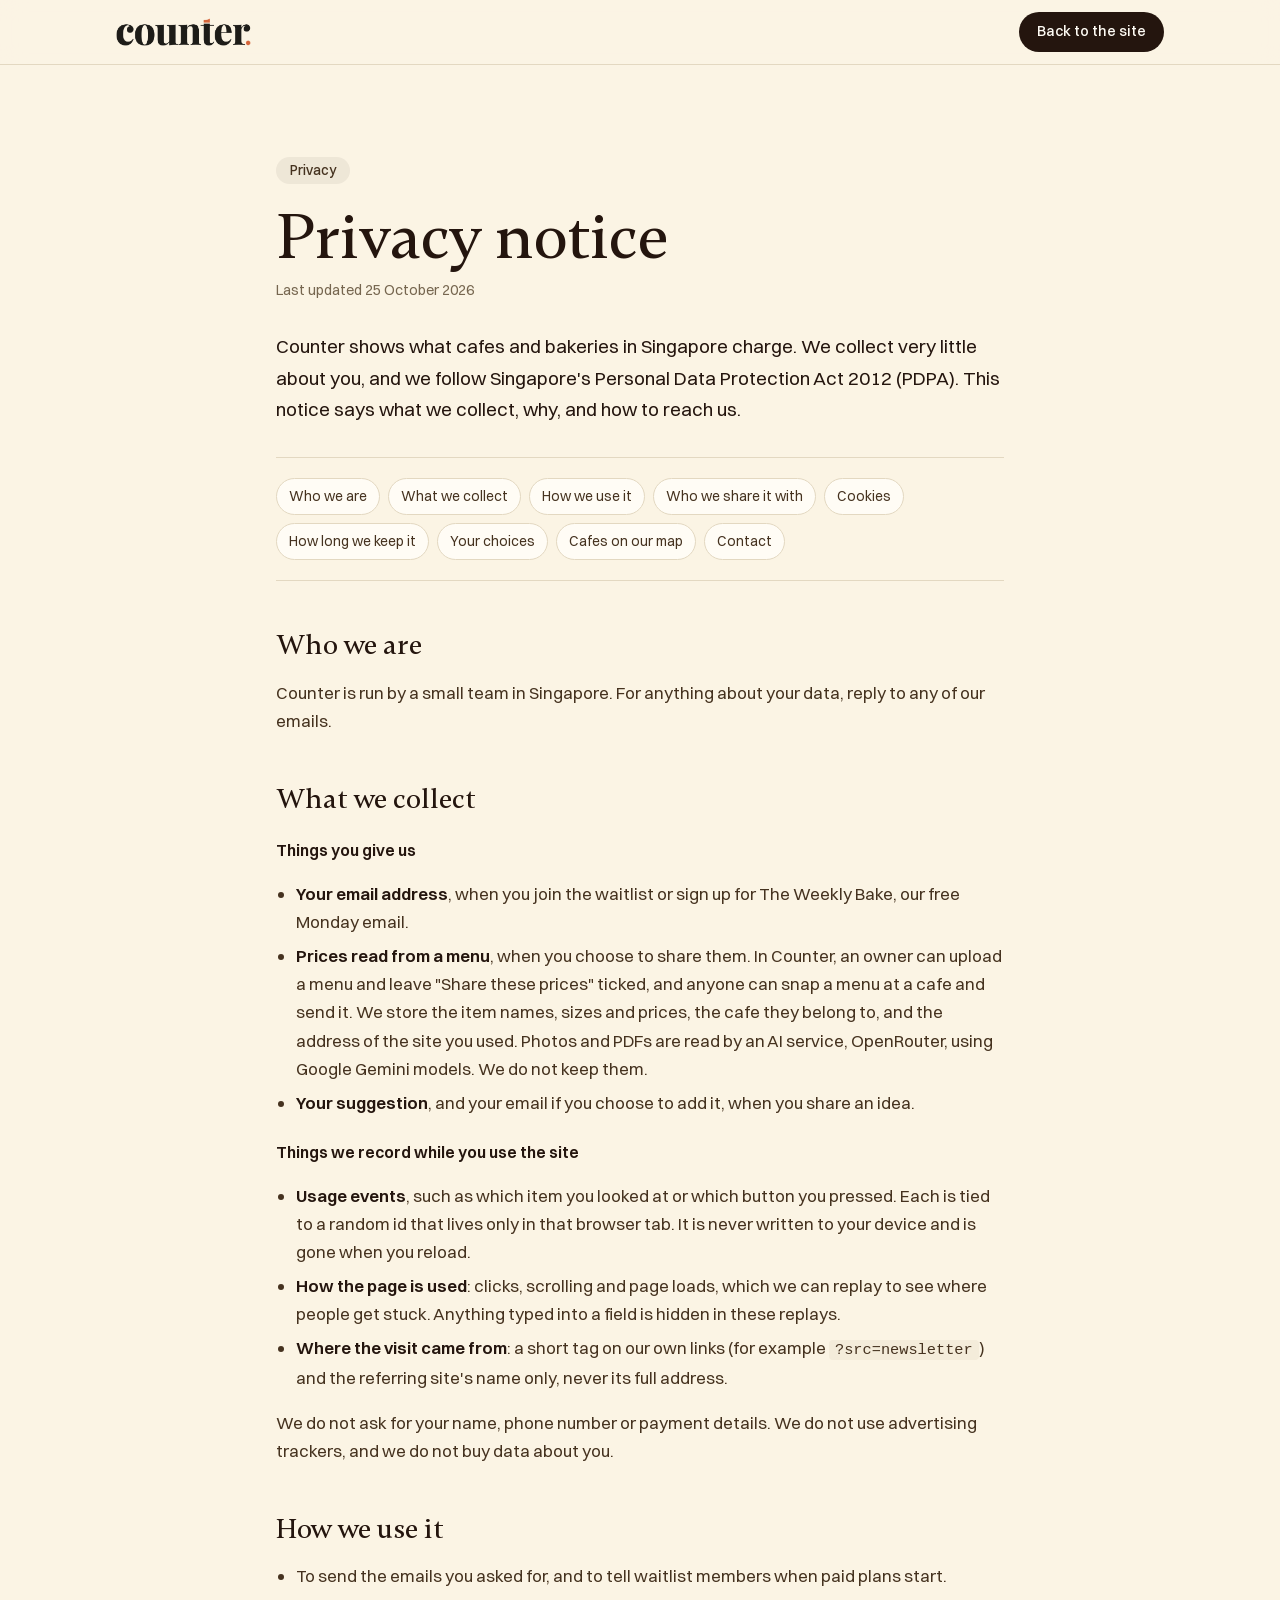
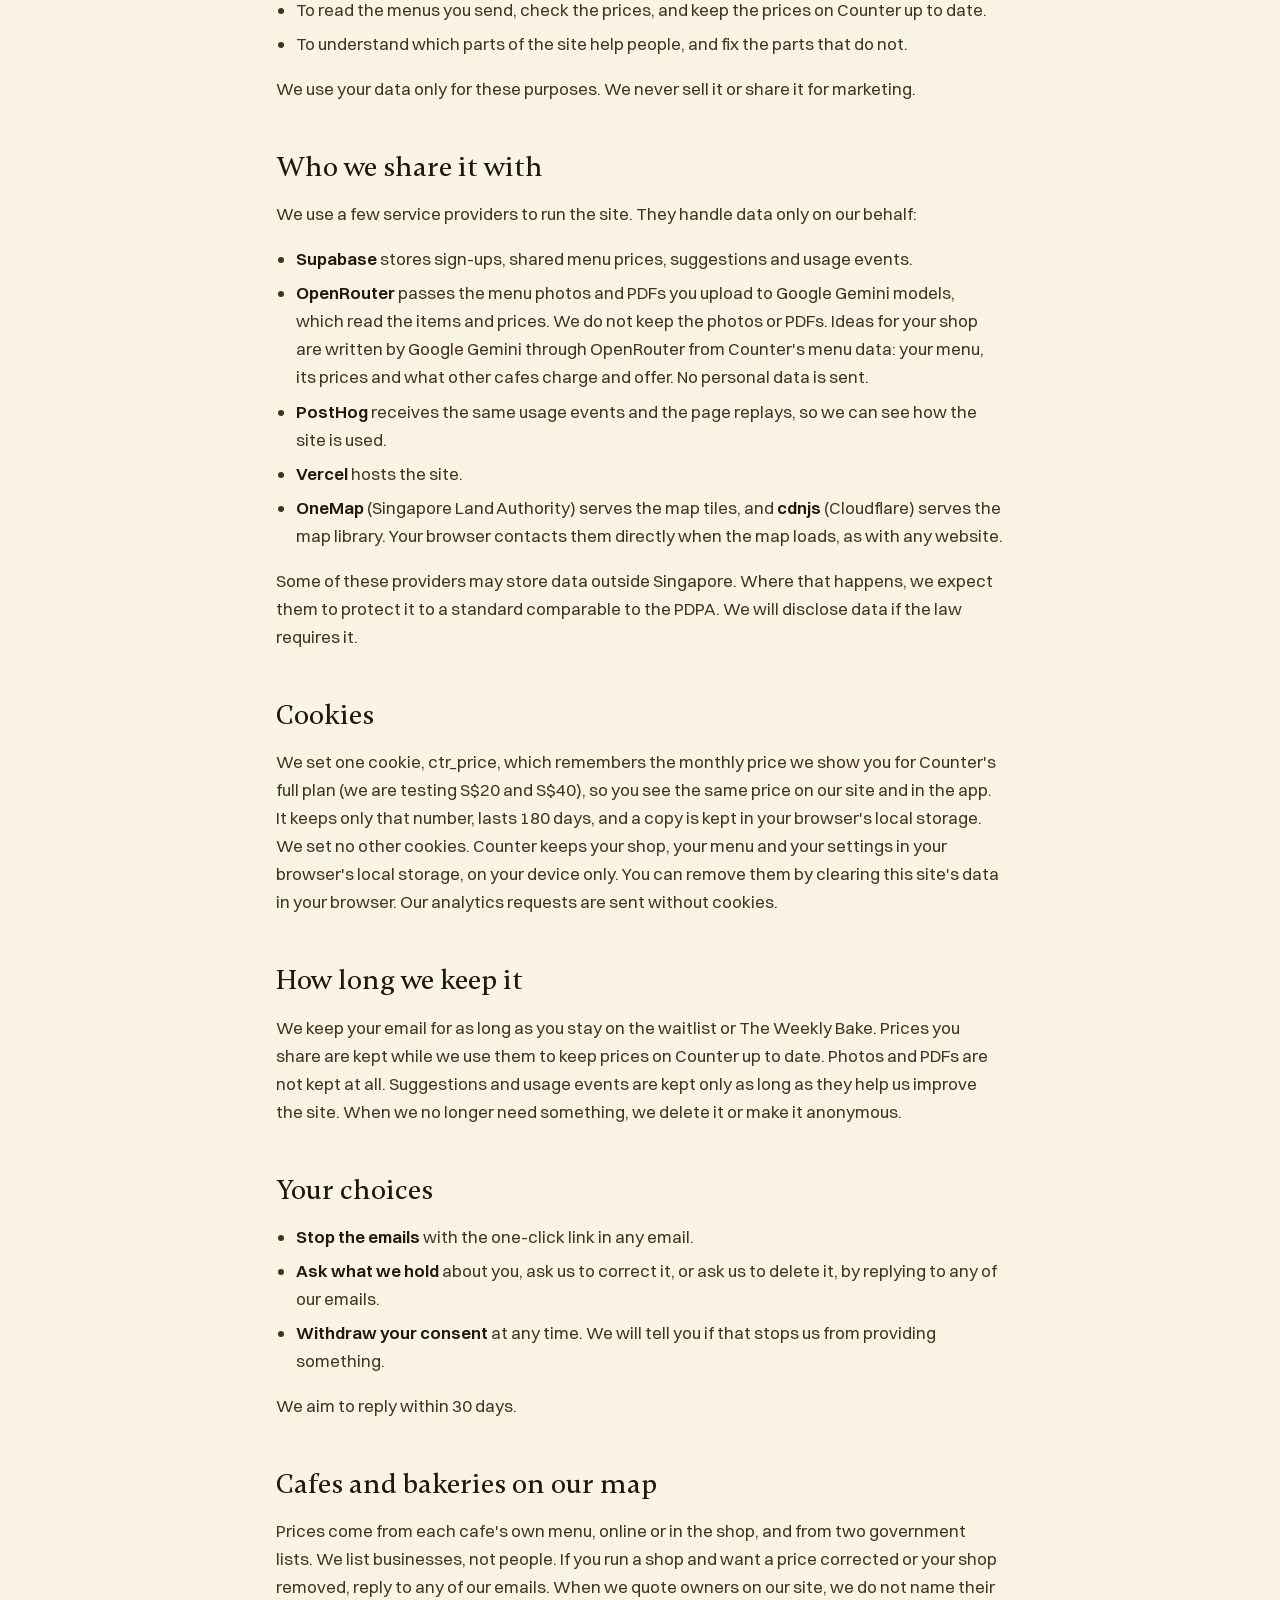
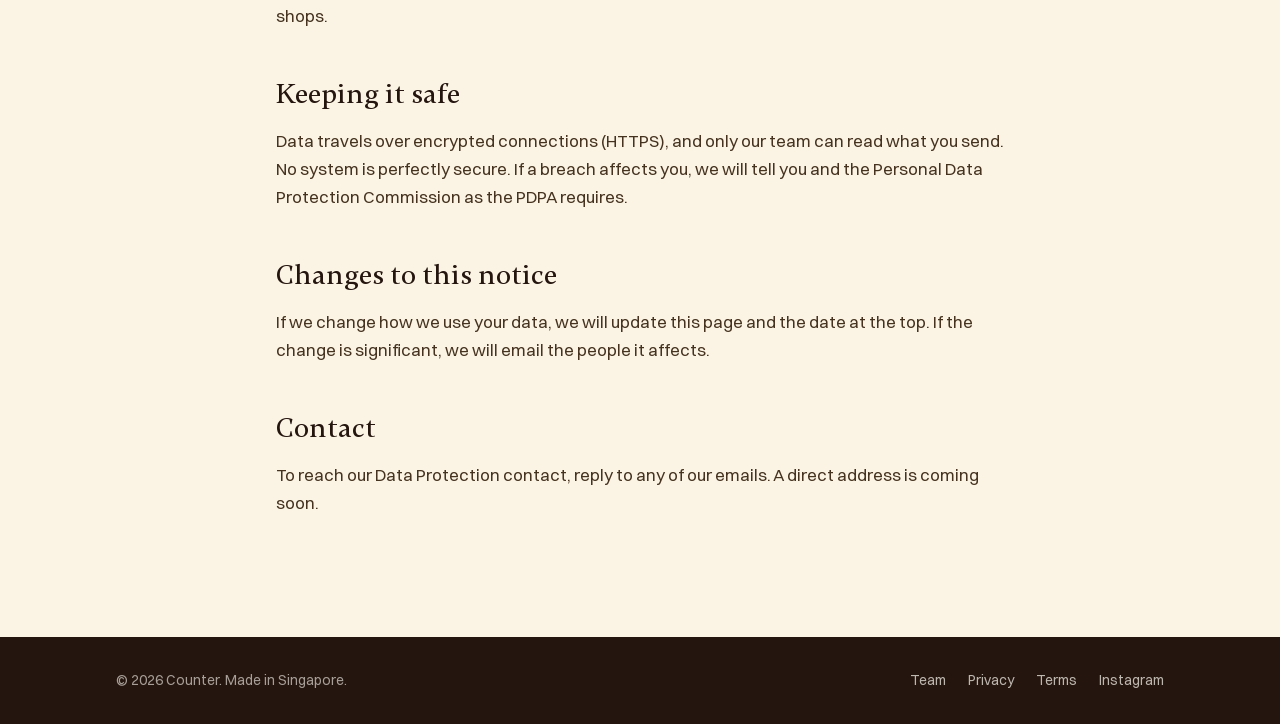
<file: site/privacy.html>
<!DOCTYPE html>
<html lang="en">
<head>
<meta charset="utf-8">
<meta name="viewport" content="width=device-width, initial-scale=1">
<title>Privacy, Counter</title>
<meta name="description" content="How Counter collects, uses and protects personal data.">
<link rel="icon" href="img/favicon.svg" type="image/svg+xml">
<link rel="stylesheet" href="legal.css">
</head>
<body>
<header class="bar"><div class="wrap"><a class="wordmark" href="./"><img src="img/logo-dark.png" alt="" width="135" height="28"><span class="vh">Counter</span></a><a class="back" href="./">Back to the site</a></div></header>
<main class="wrap doc">
<span class="chip">Privacy</span>
<h1>Privacy notice</h1>
<p class="updated">Last updated 25 October 2026</p>
<p class="lead">Counter shows what cafes and bakeries in Singapore charge. We collect very little about you, and we follow Singapore's Personal Data Protection Act 2012 (PDPA). This notice says what we collect, why, and how to reach us.</p>

<nav class="toc" aria-label="On this page">
  <a href="#who">Who we are</a><a href="#collect">What we collect</a><a href="#use">How we use it</a><a href="#share">Who we share it with</a><a href="#cookies">Cookies</a><a href="#keep">How long we keep it</a><a href="#rights">Your choices</a><a href="#cafes">Cafes on our map</a><a href="#contact">Contact</a>
</nav>

<h2 id="who">Who we are</h2>
<p>Counter is run by a small team in Singapore. For anything about your data, reply to any of our emails.</p>

<h2 id="collect">What we collect</h2>
<h3>Things you give us</h3>
<ul>
  <li><b>Your email address</b>, when you join the waitlist or sign up for The Weekly Bake, our free Monday email.</li>
  <li><b>Prices read from a menu</b>, when you choose to share them. In Counter, an owner can upload a menu and leave "Share these prices" ticked, and anyone can snap a menu at a cafe and send it. We store the item names, sizes and prices, the cafe they belong to, and the address of the site you used. Photos and PDFs are read by an AI service, OpenRouter, using Google Gemini models. We do not keep them.</li>
  <li><b>Your suggestion</b>, and your email if you choose to add it, when you share an idea.</li>
</ul>
<h3>Things we record while you use the site</h3>
<ul>
  <li><b>Usage events</b>, such as which item you looked at or which button you pressed. Each is tied to a random id that lives only in that browser tab. It is never written to your device and is gone when you reload.</li>
  <li><b>How the page is used</b>: clicks, scrolling and page loads, which we can replay to see where people get stuck. Anything typed into a field is hidden in these replays.</li>
  <li><b>Where the visit came from</b>: a short tag on our own links (for example <code>?src=newsletter</code>) and the referring site's name only, never its full address.</li>
</ul>
<p>We do not ask for your name, phone number or payment details. We do not use advertising trackers, and we do not buy data about you.</p>

<h2 id="use">How we use it</h2>
<ul>
  <li>To send the emails you asked for, and to tell waitlist members when paid plans start.</li>
  <li>To read the menus you send, check the prices, and keep the prices on Counter up to date.</li>
  <li>To understand which parts of the site help people, and fix the parts that do not.</li>
</ul>
<p>We use your data only for these purposes. We never sell it or share it for marketing.</p>

<h2 id="share">Who we share it with</h2>
<p>We use a few service providers to run the site. They handle data only on our behalf:</p>
<ul>
  <li><b>Supabase</b> stores sign-ups, shared menu prices, suggestions and usage events.</li>
  <li><b>OpenRouter</b> passes the menu photos and PDFs you upload to Google Gemini models, which read the items and prices. We do not keep the photos or PDFs. Ideas for your shop are written by Google Gemini through OpenRouter from Counter's menu data: your menu, its prices and what other cafes charge and offer. No personal data is sent.</li>
  <li><b>PostHog</b> receives the same usage events and the page replays, so we can see how the site is used.</li>
  <li><b>Vercel</b> hosts the site.</li>
  <li><b>OneMap</b> (Singapore Land Authority) serves the map tiles, and <b>cdnjs</b> (Cloudflare) serves the map library. Your browser contacts them directly when the map loads, as with any website.</li>
</ul>
<p>Some of these providers may store data outside Singapore. Where that happens, we expect them to protect it to a standard comparable to the PDPA. We will disclose data if the law requires it.</p>

<h2 id="cookies">Cookies</h2>
<p>We set one cookie, ctr_price, which remembers the monthly price we show you for Counter's full plan (we are testing S$20 and S$40), so you see the same price on our site and in the app. It keeps only that number, lasts 180 days, and a copy is kept in your browser's local storage. We set no other cookies. Counter keeps your shop, your menu and your settings in your browser's local storage, on your device only. You can remove them by clearing this site's data in your browser. Our analytics requests are sent without cookies.</p>

<h2 id="keep">How long we keep it</h2>
<p>We keep your email for as long as you stay on the waitlist or The Weekly Bake. Prices you share are kept while we use them to keep prices on Counter up to date. Photos and PDFs are not kept at all. Suggestions and usage events are kept only as long as they help us improve the site. When we no longer need something, we delete it or make it anonymous.</p>

<h2 id="rights">Your choices</h2>
<ul>
  <li><b>Stop the emails</b> with the one-click link in any email.</li>
  <li><b>Ask what we hold</b> about you, ask us to correct it, or ask us to delete it, by replying to any of our emails.</li>
  <li><b>Withdraw your consent</b> at any time. We will tell you if that stops us from providing something.</li>
</ul>
<p>We aim to reply within 30 days.</p>

<h2 id="cafes">Cafes and bakeries on our map</h2>
<p>Prices come from each cafe's own menu, online or in the shop, and from two government lists. We list businesses, not people. If you run a shop and want a price corrected or your shop removed, reply to any of our emails. When we quote owners on our site, we do not name their shops.</p>

<h2 id="security">Keeping it safe</h2>
<p>Data travels over encrypted connections (HTTPS), and only our team can read what you send. No system is perfectly secure. If a breach affects you, we will tell you and the Personal Data Protection Commission as the PDPA requires.</p>

<h2 id="changes">Changes to this notice</h2>
<p>If we change how we use your data, we will update this page and the date at the top. If the change is significant, we will email the people it affects.</p>

<h2 id="contact">Contact</h2>
<p>To reach our Data Protection contact, reply to any of our emails. A direct address is coming soon.</p>
</main>
<footer class="foot"><div class="wrap">
  <p>&copy; 2026 Counter. Made in Singapore.</p>
  <nav aria-label="Legal"><a href="team.html">Team</a><a href="privacy.html">Privacy</a><a href="terms.html">Terms</a><a href="https://www.instagram.com/counter.singapore/" target="_blank" rel="me noopener">Instagram</a></nav>
</div></footer>
</body>
</html>
</file>
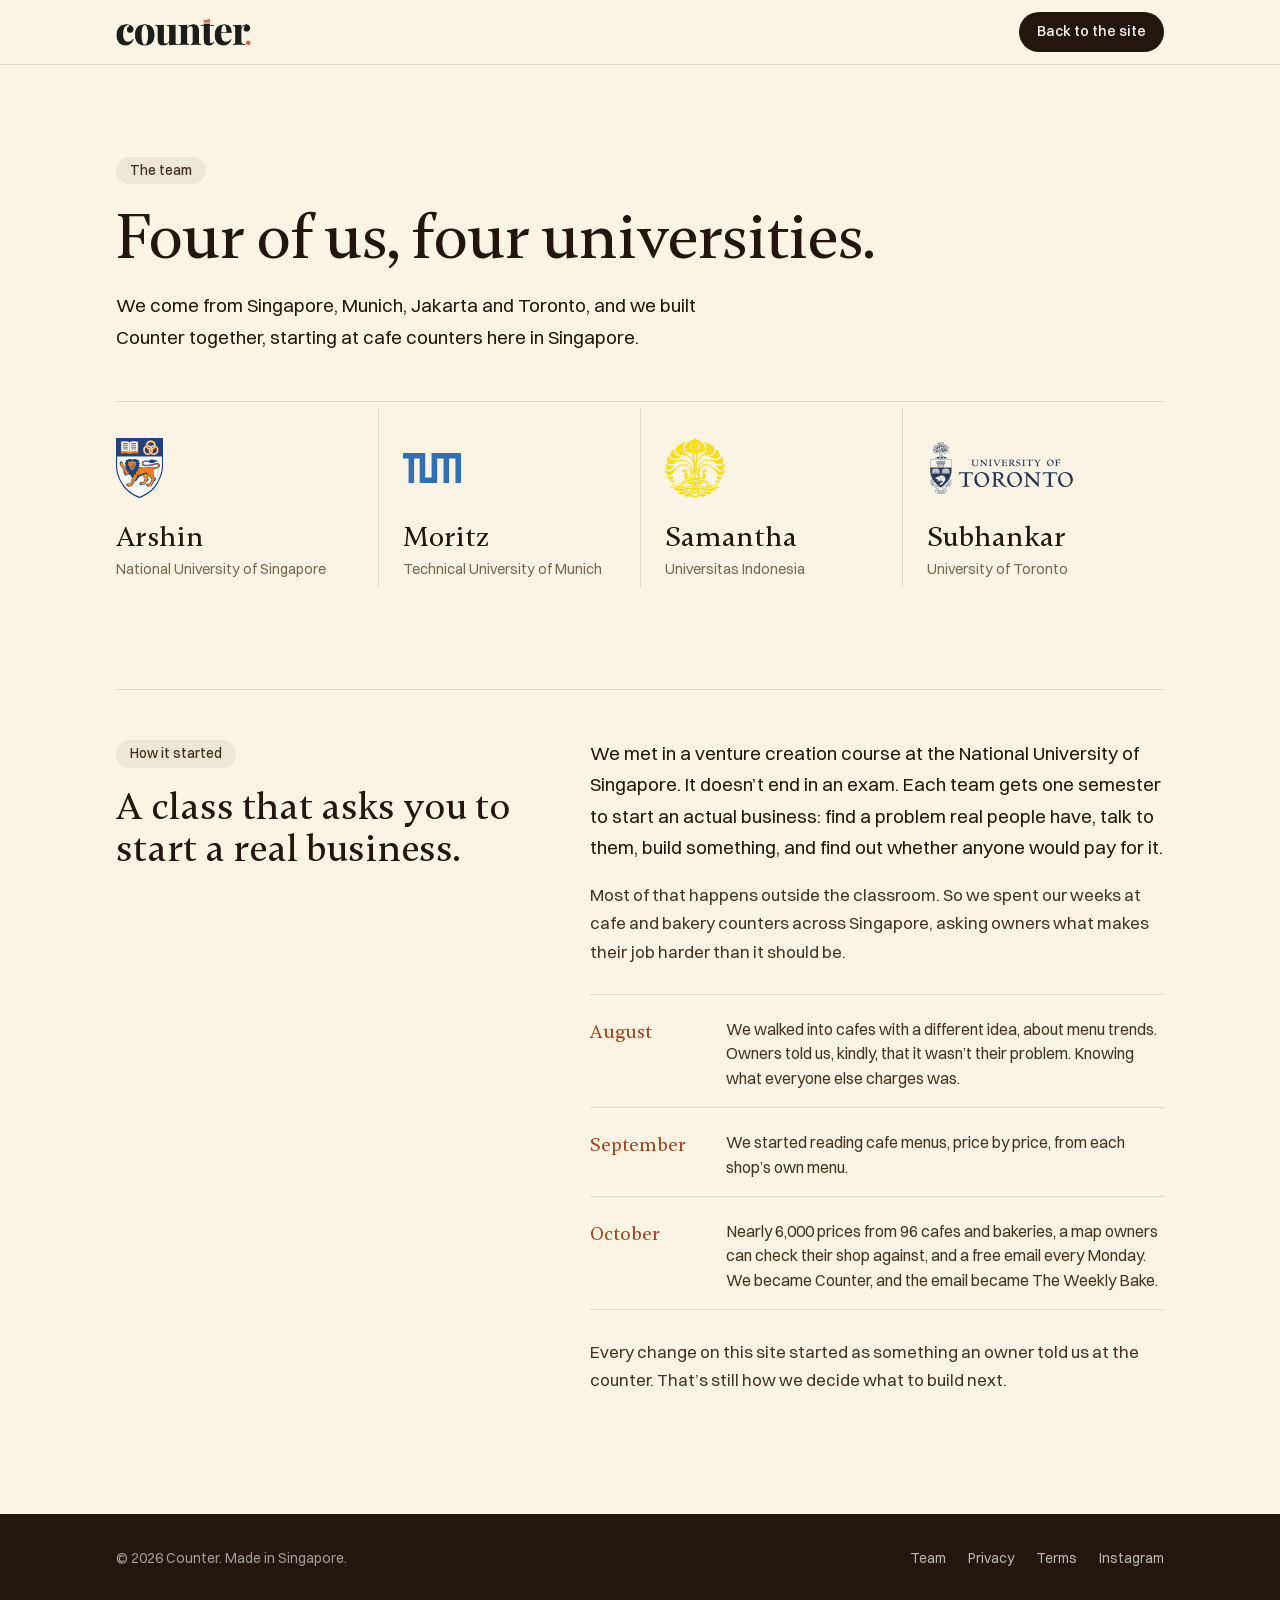
<file: site/team.html>
<!DOCTYPE html>
<html lang="en">
<head>
<meta charset="utf-8">
<meta name="viewport" content="width=device-width, initial-scale=1">
<title>Team, Counter</title>
<meta name="description" content="The team behind Counter.">
<link rel="icon" href="img/favicon.svg" type="image/svg+xml">
<link rel="stylesheet" href="legal.css">
</head>
<body>
<header class="bar"><div class="wrap"><a class="wordmark" href="./"><img src="img/logo-dark.png" alt="" width="135" height="28"><span class="vh">Counter</span></a><a class="back" href="./">Back to the site</a></div></header>
<main class="wrap doc team">
<span class="chip">The team</span>
<h1>Four of us, four universities.</h1>
<p class="lead">We come from Singapore, Munich, Jakarta and Toronto, and we built Counter together, starting at cafe counters here in Singapore.</p>
<ul class="tm-grid">
          <li class="tm-card">
            <a class="tm-logo" href="https://nus.edu.sg/" target="_blank" rel="noopener noreferrer" aria-label="National University of Singapore (opens in a new tab)"><img src="img/unis/nus.svg" alt="" class="tm-nus"></a>
            <p class="tm-name">Arshin</p>
            <p class="tm-uni">National University of Singapore</p>
          </li>
          <li class="tm-card">
            <a class="tm-logo" href="https://www.tum.de/en/" target="_blank" rel="noopener noreferrer" aria-label="Technical University of Munich (opens in a new tab)"><img src="img/unis/tum.svg" alt="" class="tm-tum"></a>
            <p class="tm-name">Moritz</p>
            <p class="tm-uni">Technical University of Munich</p>
          </li>
          <li class="tm-card">
            <a class="tm-logo" href="https://www.ui.ac.id/" target="_blank" rel="noopener noreferrer" aria-label="Universitas Indonesia (opens in a new tab)"><img src="img/unis/ui.svg" alt="" class="tm-ui"></a>
            <p class="tm-name">Samantha</p>
            <p class="tm-uni">Universitas Indonesia</p>
          </li>
          <li class="tm-card">
            <a class="tm-logo" href="https://www.utoronto.ca/" target="_blank" rel="noopener noreferrer" aria-label="University of Toronto (opens in a new tab)"><img src="img/unis/uoft.svg" alt="" class="tm-uoft"></a>
            <p class="tm-name">Subhankar</p>
            <p class="tm-uni">University of Toronto</p>
          </li>
</ul>

<section class="story">
  <div class="story-head">
    <span class="chip">How it started</span>
    <h2>A class that asks you to start a real business.</h2>
  </div>
  <div class="story-body">
    <p>We met in a venture creation course at the National University of Singapore. It doesn&rsquo;t end in an exam. Each team gets one semester to start an actual business: find a problem real people have, talk to them, build something, and find out whether anyone would pay for it.</p>
    <p>Most of that happens outside the classroom. So we spent our weeks at cafe and bakery counters across Singapore, asking owners what makes their job harder than it should be.</p>
    <ol class="steps">
      <li><b>August</b><span>We walked into cafes with a different idea, about menu trends. Owners told us, kindly, that it wasn&rsquo;t their problem. Knowing what everyone else charges was.</span></li>
      <li><b>September</b><span>We started reading cafe menus, price by price, from each shop&rsquo;s own menu.</span></li>
      <li><b>October</b><span>Nearly 6,000 prices from 96 cafes and bakeries, a map owners can check their shop against, and a free email every Monday. We became Counter, and the email became The Weekly Bake.</span></li>
    </ol>
    <p>Every change on this site started as something an owner told us at the counter. That&rsquo;s still how we decide what to build next.</p>
  </div>
</section>
</main>
<footer class="foot"><div class="wrap">
  <p>&copy; 2026 Counter. Made in Singapore.</p>
  <nav aria-label="Legal"><a href="team.html">Team</a><a href="privacy.html">Privacy</a><a href="terms.html">Terms</a><a href="https://www.instagram.com/counter.singapore/" target="_blank" rel="me noopener">Instagram</a></nav>
</div></footer>
</body>
</html>
</file>
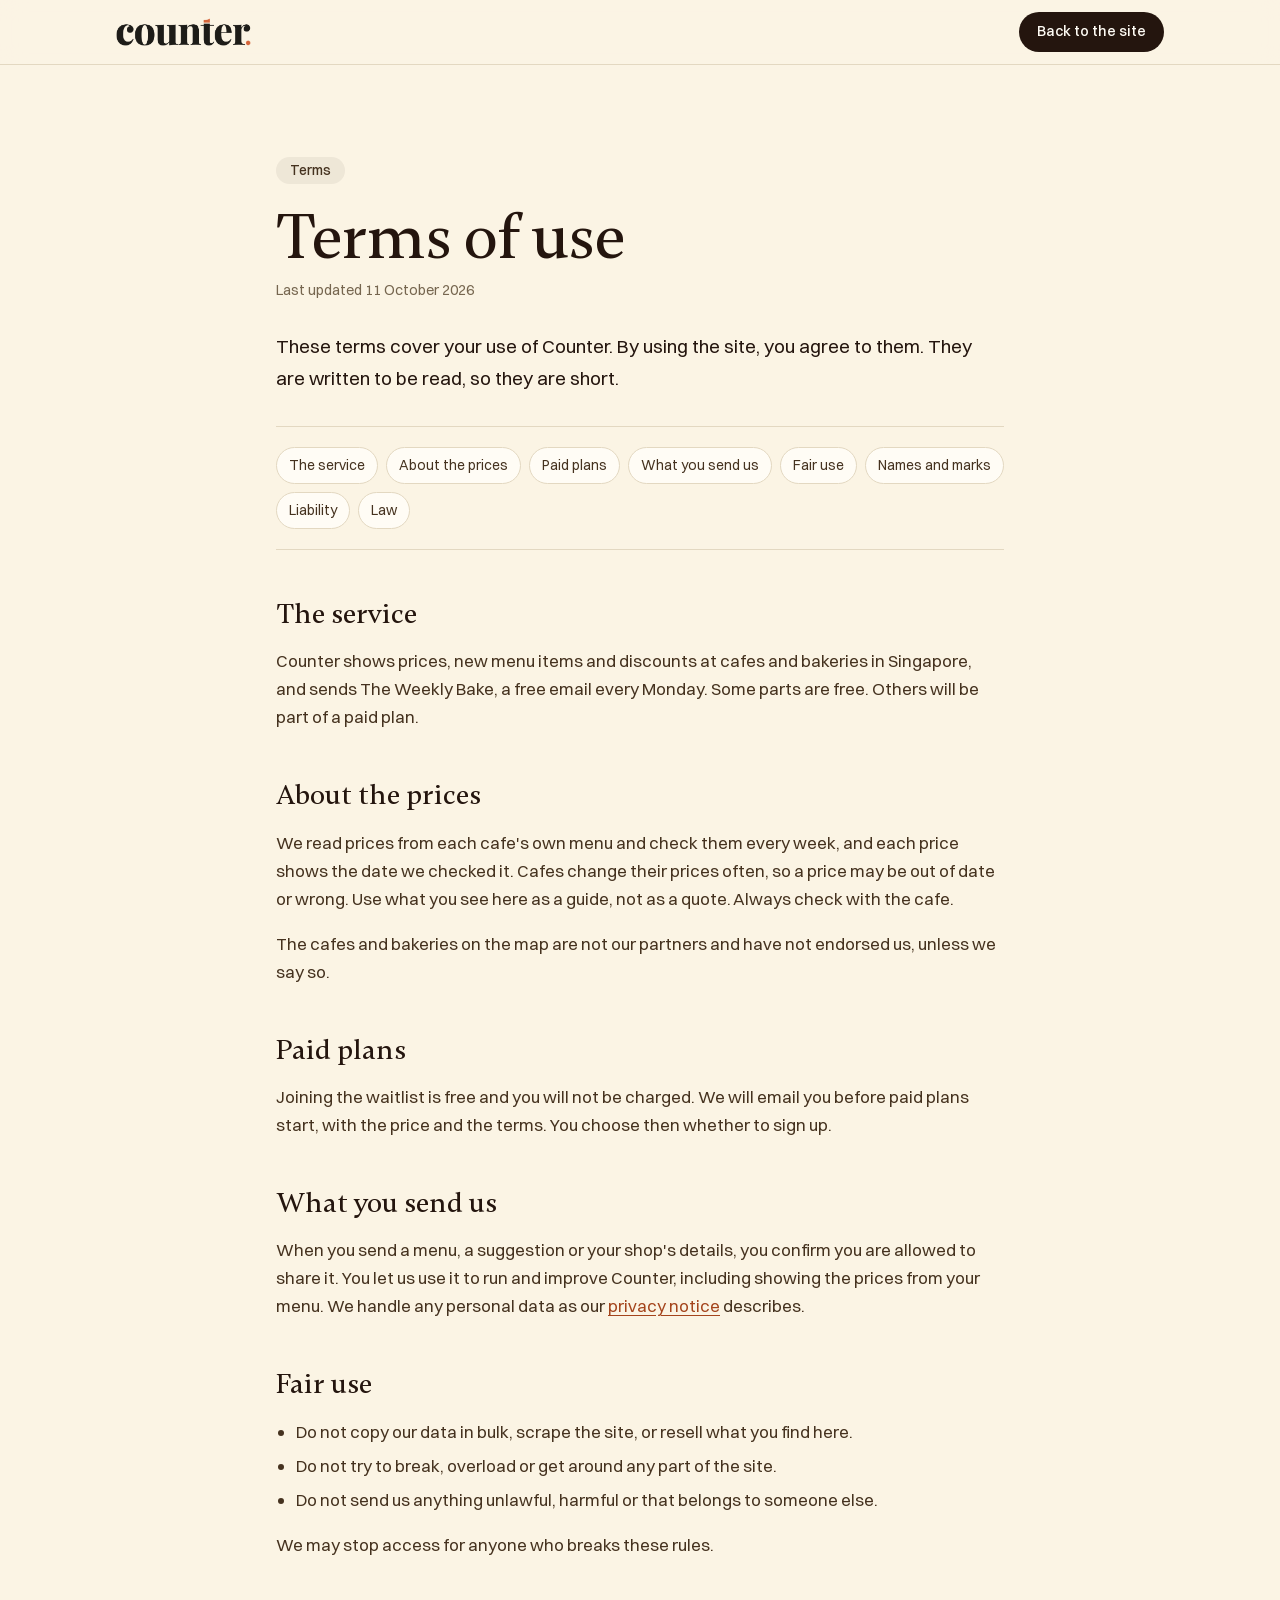
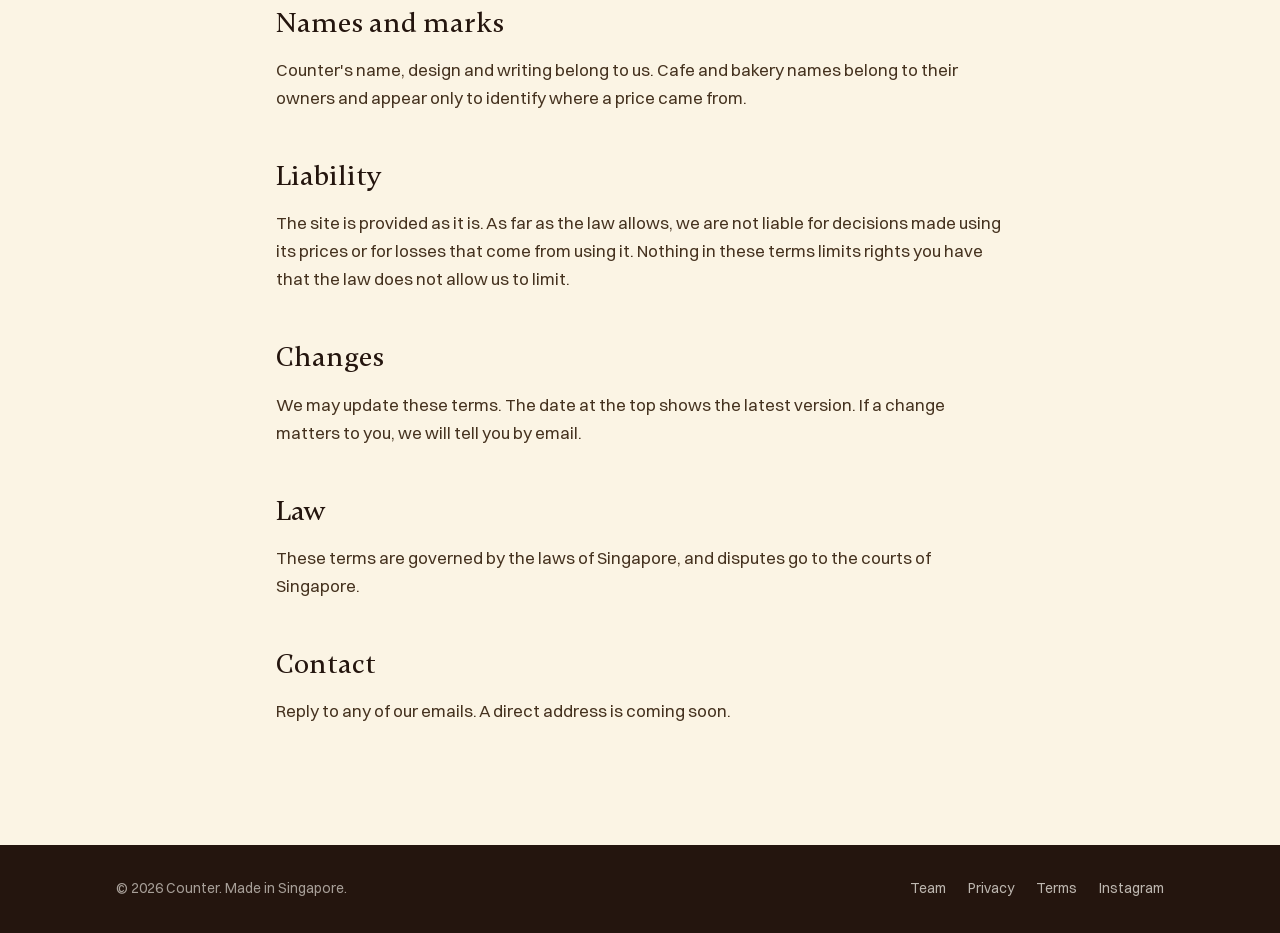
<file: site/terms.html>
<!DOCTYPE html>
<html lang="en">
<head>
<meta charset="utf-8">
<meta name="viewport" content="width=device-width, initial-scale=1">
<title>Terms, Counter</title>
<meta name="description" content="The terms for using Counter.">
<link rel="icon" href="img/favicon.svg" type="image/svg+xml">
<link rel="stylesheet" href="legal.css">
</head>
<body>
<header class="bar"><div class="wrap"><a class="wordmark" href="./"><img src="img/logo-dark.png" alt="" width="135" height="28"><span class="vh">Counter</span></a><a class="back" href="./">Back to the site</a></div></header>
<main class="wrap doc">
<span class="chip">Terms</span>
<h1>Terms of use</h1>
<p class="updated">Last updated 11 October 2026</p>
<p class="lead">These terms cover your use of Counter. By using the site, you agree to them. They are written to be read, so they are short.</p>

<nav class="toc" aria-label="On this page">
  <a href="#service">The service</a><a href="#prices">About the prices</a><a href="#paid">Paid plans</a><a href="#send">What you send us</a><a href="#use">Fair use</a><a href="#names">Names and marks</a><a href="#liability">Liability</a><a href="#law">Law</a>
</nav>

<h2 id="service">The service</h2>
<p>Counter shows prices, new menu items and discounts at cafes and bakeries in Singapore, and sends The Weekly Bake, a free email every Monday. Some parts are free. Others will be part of a paid plan.</p>

<h2 id="prices">About the prices</h2>
<p>We read prices from each cafe's own menu and check them every week, and each price shows the date we checked it. Cafes change their prices often, so a price may be out of date or wrong. Use what you see here as a guide, not as a quote. Always check with the cafe.</p>
<p>The cafes and bakeries on the map are not our partners and have not endorsed us, unless we say so.</p>

<h2 id="paid">Paid plans</h2>
<p>Joining the waitlist is free and you will not be charged. We will email you before paid plans start, with the price and the terms. You choose then whether to sign up.</p>

<h2 id="send">What you send us</h2>
<p>When you send a menu, a suggestion or your shop's details, you confirm you are allowed to share it. You let us use it to run and improve Counter, including showing the prices from your menu. We handle any personal data as our <a href="privacy.html">privacy notice</a> describes.</p>

<h2 id="use">Fair use</h2>
<ul>
  <li>Do not copy our data in bulk, scrape the site, or resell what you find here.</li>
  <li>Do not try to break, overload or get around any part of the site.</li>
  <li>Do not send us anything unlawful, harmful or that belongs to someone else.</li>
</ul>
<p>We may stop access for anyone who breaks these rules.</p>

<h2 id="names">Names and marks</h2>
<p>Counter's name, design and writing belong to us. Cafe and bakery names belong to their owners and appear only to identify where a price came from.</p>

<h2 id="liability">Liability</h2>
<p>The site is provided as it is. As far as the law allows, we are not liable for decisions made using its prices or for losses that come from using it. Nothing in these terms limits rights you have that the law does not allow us to limit.</p>

<h2 id="changes">Changes</h2>
<p>We may update these terms. The date at the top shows the latest version. If a change matters to you, we will tell you by email.</p>

<h2 id="law">Law</h2>
<p>These terms are governed by the laws of Singapore, and disputes go to the courts of Singapore.</p>

<h2 id="contact">Contact</h2>
<p>Reply to any of our emails. A direct address is coming soon.</p>
</main>
<footer class="foot"><div class="wrap">
  <p>&copy; 2026 Counter. Made in Singapore.</p>
  <nav aria-label="Legal"><a href="team.html">Team</a><a href="privacy.html">Privacy</a><a href="terms.html">Terms</a><a href="https://www.instagram.com/counter.singapore/" target="_blank" rel="me noopener">Instagram</a></nav>
</div></footer>
</body>
</html>
</file>
<file: site/legal.css>
@font-face{font-family:'Gambetta';src:url(fonts/gambetta-500.woff2) format('woff2');font-weight:500;font-display:swap}
@font-face{font-family:'Switzer';src:url(fonts/switzer-400.woff2) format('woff2');font-weight:400;font-display:swap}
@font-face{font-family:'Switzer';src:url(fonts/switzer-500.woff2) format('woff2');font-weight:500;font-display:swap}
@font-face{font-family:'Switzer';src:url(fonts/switzer-600.woff2) format('woff2');font-weight:600;font-display:swap}
:root{--butter:#FBF4E4; --cream:#FFFCF5; --tint:#F4ECDA; --rule:#E3D8C1; --espresso:#24150E; --body:#45321F; --muted:#76664F; --tomato:#A4441C; --gold:#F1CF7A; --crust-lite:#EE9A6C}
*{box-sizing:border-box}
html{-webkit-text-size-adjust:100%}
body{margin:0; background:var(--butter); color:var(--body); font:400 17px/1.65 "Switzer",system-ui,sans-serif}
.wrap{max-width:760px; margin:0 auto; padding:0 16px}
a{color:var(--tomato); text-underline-offset:3px}
a:hover{color:var(--espresso)}
.bar{position:sticky; top:0; background:rgba(251,244,228,.92); -webkit-backdrop-filter:blur(12px); backdrop-filter:blur(12px); border-bottom:1px solid var(--rule)}
.bar .wrap{display:flex; align-items:center; justify-content:space-between; min-height:64px; max-width:1080px}
.wordmark{display:inline-flex; align-items:center; text-decoration:none}
.wordmark img{display:block; width:auto; height:28px}
@media (max-width:640px){ .wordmark img{height:24px} }
.vh{position:absolute; width:1px; height:1px; overflow:hidden; clip:rect(0 0 0 0)}
.back{display:inline-flex; align-items:center; min-height:40px; padding:0 18px; border-radius:999px; background:var(--espresso); color:var(--cream); text-decoration:none; font-weight:500; font-size:14.5px}
.back:hover{background:#3A2418; color:var(--cream)}
.doc{padding-top:clamp(48px,7vw,96px); padding-bottom:clamp(64px,8vw,112px)}
.chip{display:inline-flex; padding:7px 14px; border-radius:999px; background:rgba(36,21,14,.06); font-size:13.5px; font-weight:500; line-height:1}
h1{margin:20px 0 8px; font-family:"Gambetta",Georgia,serif; font-weight:500; font-size:clamp(40px,6vw,64px); line-height:1.05; letter-spacing:-.015em; color:var(--espresso)}
.updated{margin:0 0 28px; color:var(--muted); font-size:14.5px}
.lead{font-size:19px; color:var(--espresso)}
.toc{display:flex; flex-wrap:wrap; gap:8px; margin:32px 0 8px; padding:20px 0; border-top:1px solid var(--rule); border-bottom:1px solid var(--rule)}
.toc a{padding:6px 12px; border-radius:999px; background:var(--cream); border:1px solid var(--rule); color:var(--body); text-decoration:none; font-size:14px}
.toc a:hover{border-color:var(--espresso); color:var(--espresso)}
h2{margin:48px 0 10px; font-family:"Gambetta",Georgia,serif; font-weight:500; font-size:28px; line-height:1.15; color:var(--espresso); scroll-margin-top:84px}
h3{margin:22px 0 6px; font-size:16px; font-weight:600; color:var(--espresso)}
ul{padding-left:20px}
li{margin:6px 0}
b{color:var(--espresso); font-weight:600}
code{font-size:.9em; background:var(--tint); padding:1px 6px; border-radius:4px}
.foot{background:var(--espresso); color:rgba(255,252,245,.6); font-size:14px}
.foot .wrap{display:flex; flex-wrap:wrap; align-items:center; justify-content:space-between; gap:12px 24px; min-height:88px; max-width:1080px}
.foot p{margin:0}
.foot nav{display:flex; gap:22px}
.foot a{color:rgba(255,252,245,.7); text-decoration:none}
.foot a:hover{color:var(--cream)}

/* ---------- the team: four people, four universities ---------- */
.tm-head h2{margin:0}
.tm-grid{display:grid; grid-template-columns:repeat(4,minmax(0,1fr)); margin:clamp(36px,4vw,56px) 0 0; padding:0; list-style:none; border-top:1px solid var(--rule)}
.tm-card{padding:28px 24px 8px 0}
.tm-card + .tm-card{padding-left:24px; border-left:1px solid var(--rule)}
.tm-logo{display:flex; align-items:center; height:64px; margin-bottom:22px}
.tm-logo img{display:block; width:auto; transition:transform .2s}
.tm-logo:hover img{transform:translateY(-2px)}
.tm-logo:focus-visible{outline:2px solid var(--tomato); outline-offset:6px; border-radius:4px}
.tm-nus,.tm-ui{height:60px}
.tm-tum{height:30px}
.tm-uoft{height:56px}
.tm-name{margin:0; font-family:"Gambetta",Georgia,serif; font-weight:500; font-size:26px; line-height:1.1; color:var(--espresso)}
.tm-uni{margin:6px 0 0; font-size:14.5px; line-height:1.4; color:var(--muted)}
@media (max-width:860px){
  .tm-grid{grid-template-columns:repeat(2,minmax(0,1fr))}
  .tm-card:nth-child(3){padding-left:0; border-left:0}
  .tm-card:nth-child(n+3){border-top:1px solid var(--rule); margin-top:0}
  .tm-card{padding-bottom:24px}
}
.doc.team{max-width:1080px}
.doc.team .lead{max-width:56ch}
.tm-grid{margin-top:48px}
.tm-name{font-size:28px}
.team-contact{margin-top:56px; color:var(--muted); font-size:15px}

/* team page: how it started */
.story{display:grid; grid-template-columns:minmax(0,5fr) minmax(0,7fr); gap:24px 64px; margin-top:96px; padding-top:48px; border-top:1px solid var(--rule)}
.story h2{margin:18px 0 0; font-size:clamp(28px,3.2vw,38px); line-height:1.12}
.story-body p{margin:0 0 18px; color:var(--body)}
.story-body p:first-child{font-size:19px; color:var(--espresso)}
.steps{list-style:none; margin:28px 0 28px; padding:0; border-top:1px solid var(--rule)}
.steps li{display:grid; grid-template-columns:120px minmax(0,1fr); gap:16px; padding:16px 0; border-bottom:1px solid var(--rule)}
.steps b{font-family:"Gambetta",Georgia,serif; font-weight:500; font-size:19px; color:var(--tomato)}
.steps span{font-size:16px; line-height:1.55}
@media (max-width:760px){ .story{grid-template-columns:1fr; margin-top:64px} .steps li{grid-template-columns:1fr; gap:4px} }
.story-head{position:sticky; top:104px; align-self:start}
@media (max-width:760px){ .story-head{position:static} }
</file>
